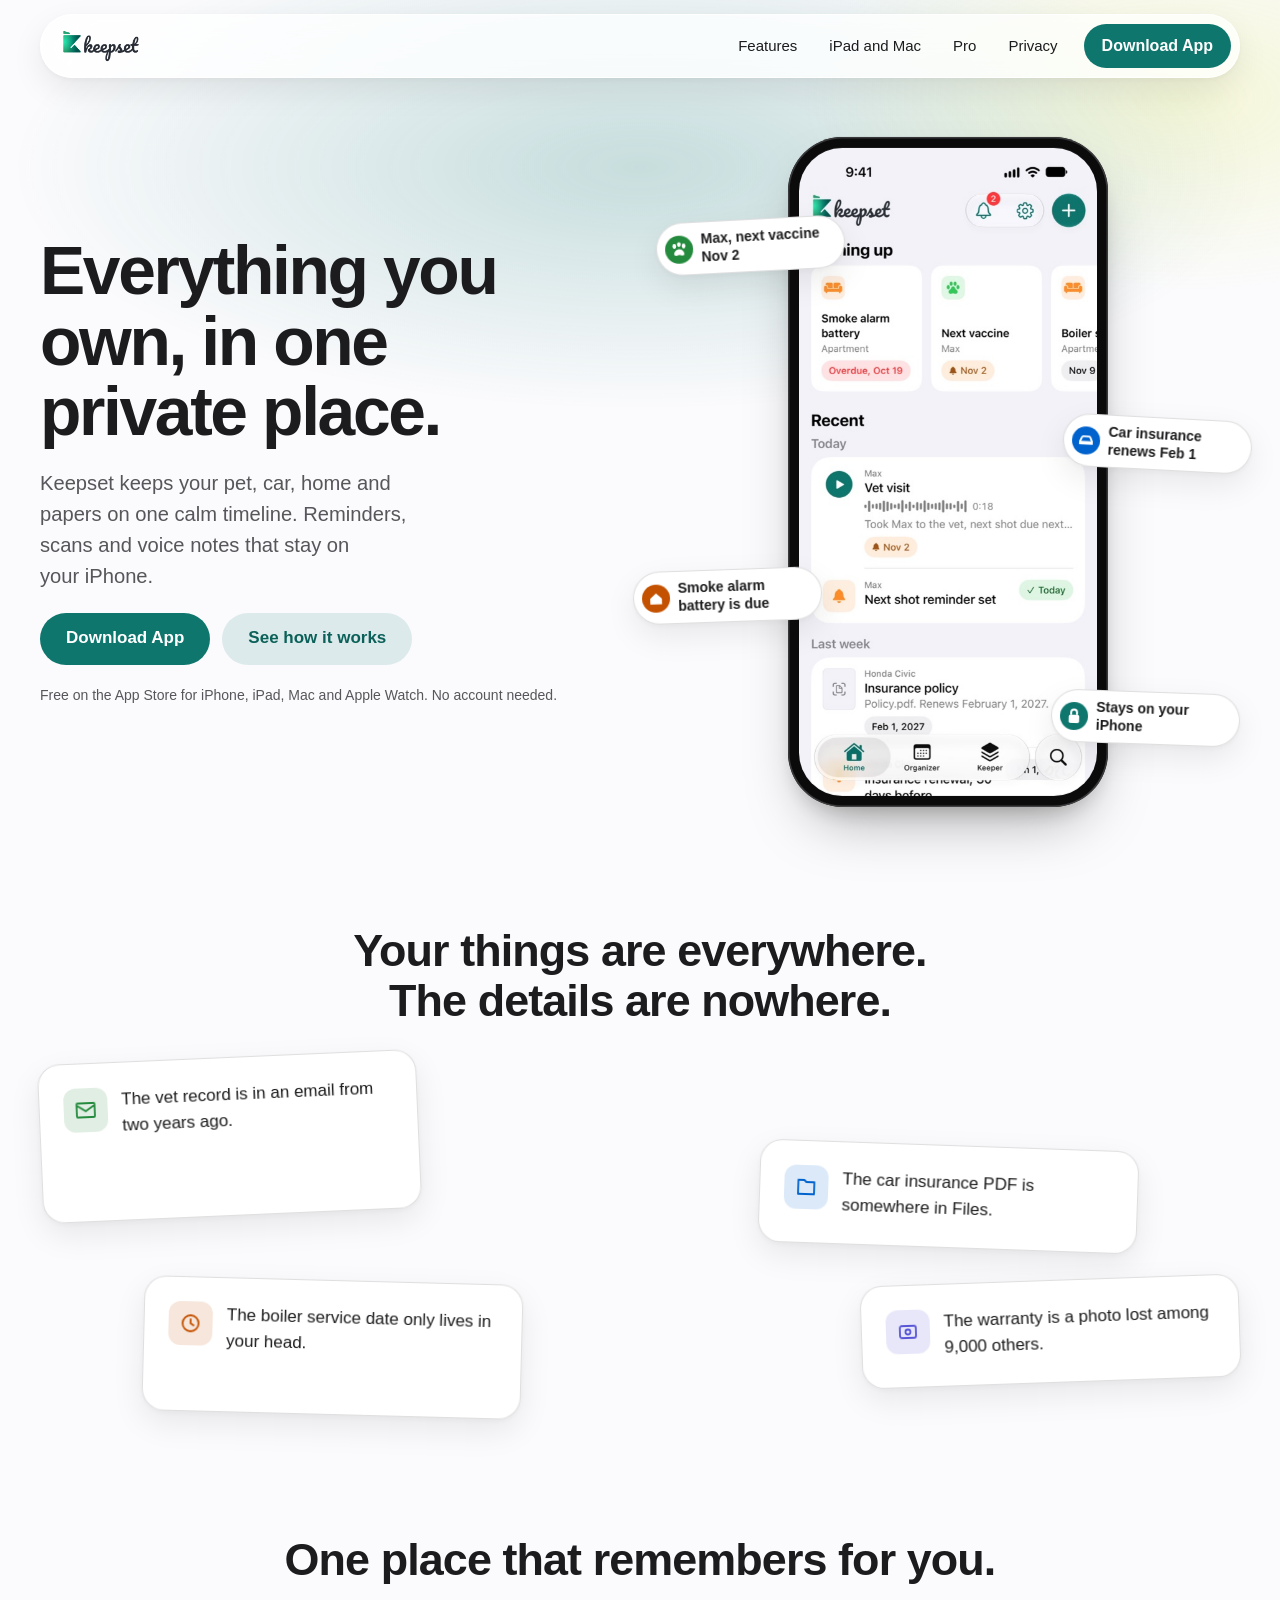
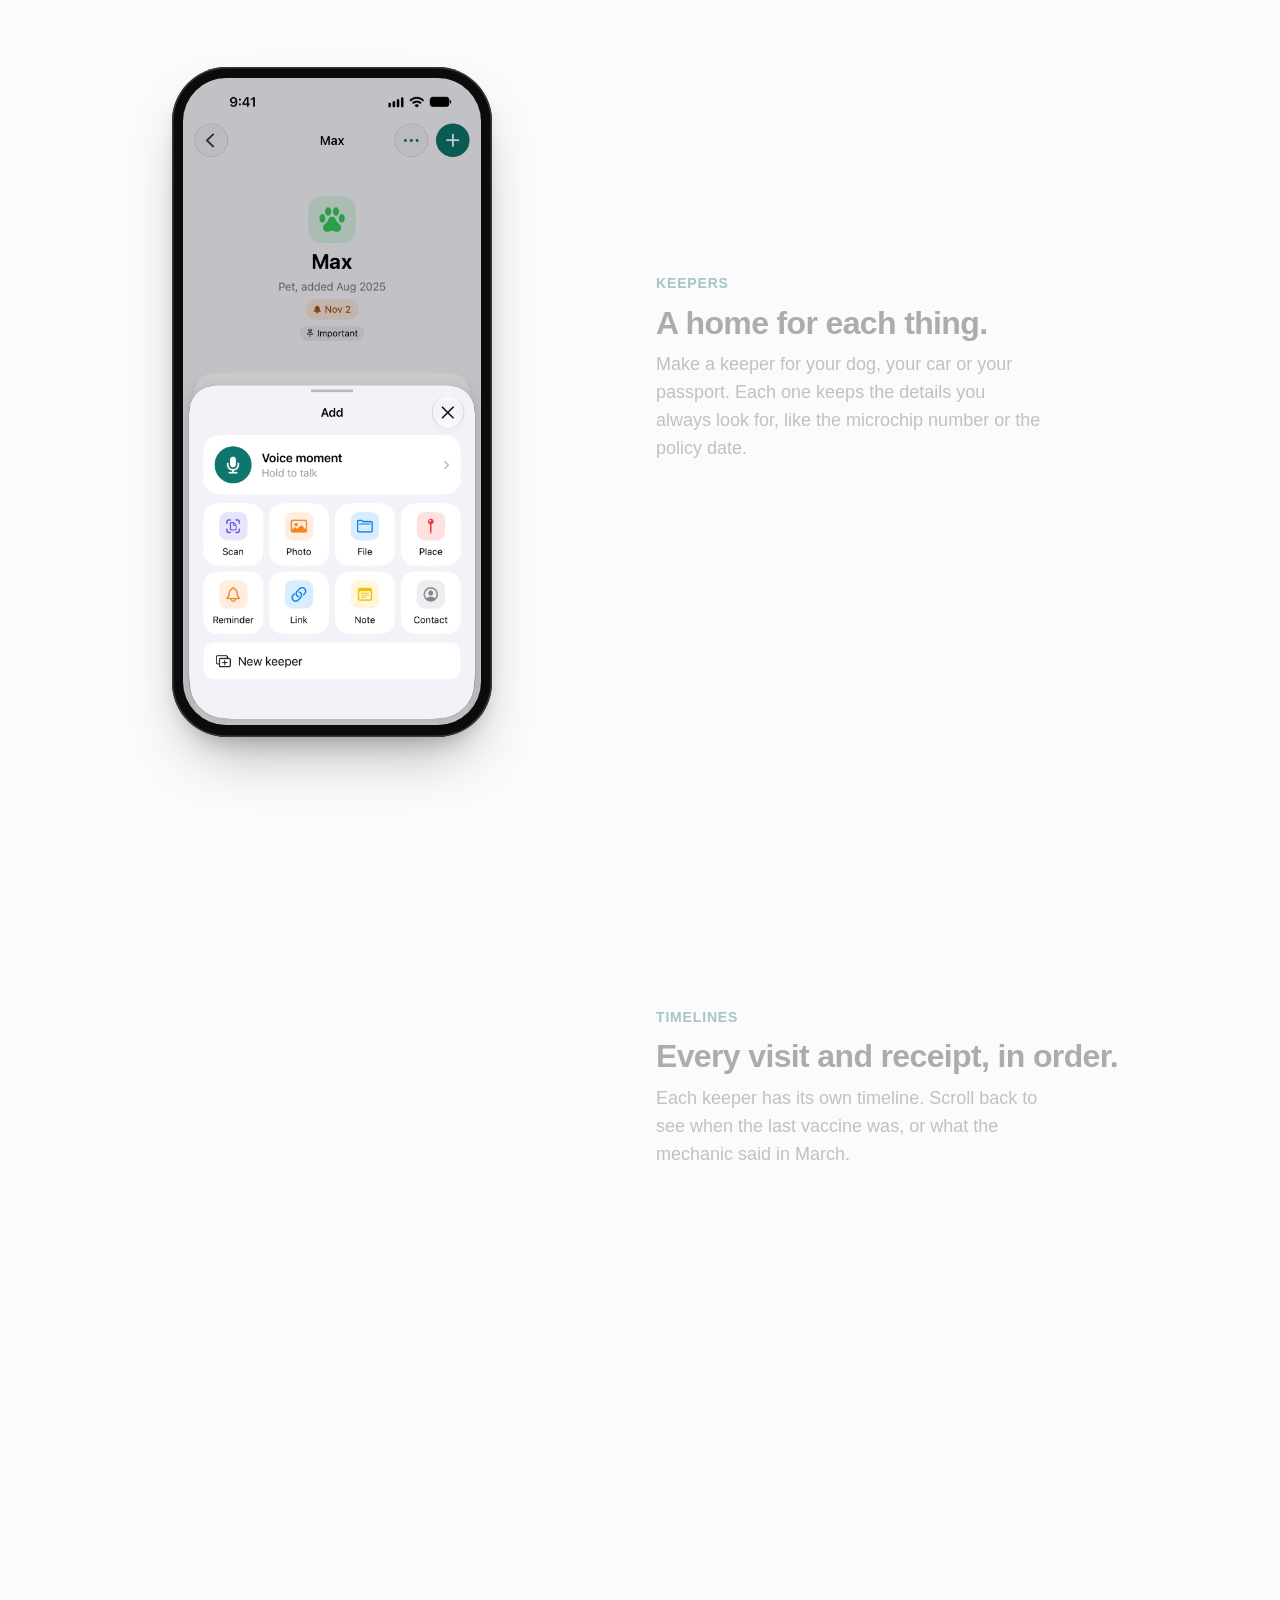
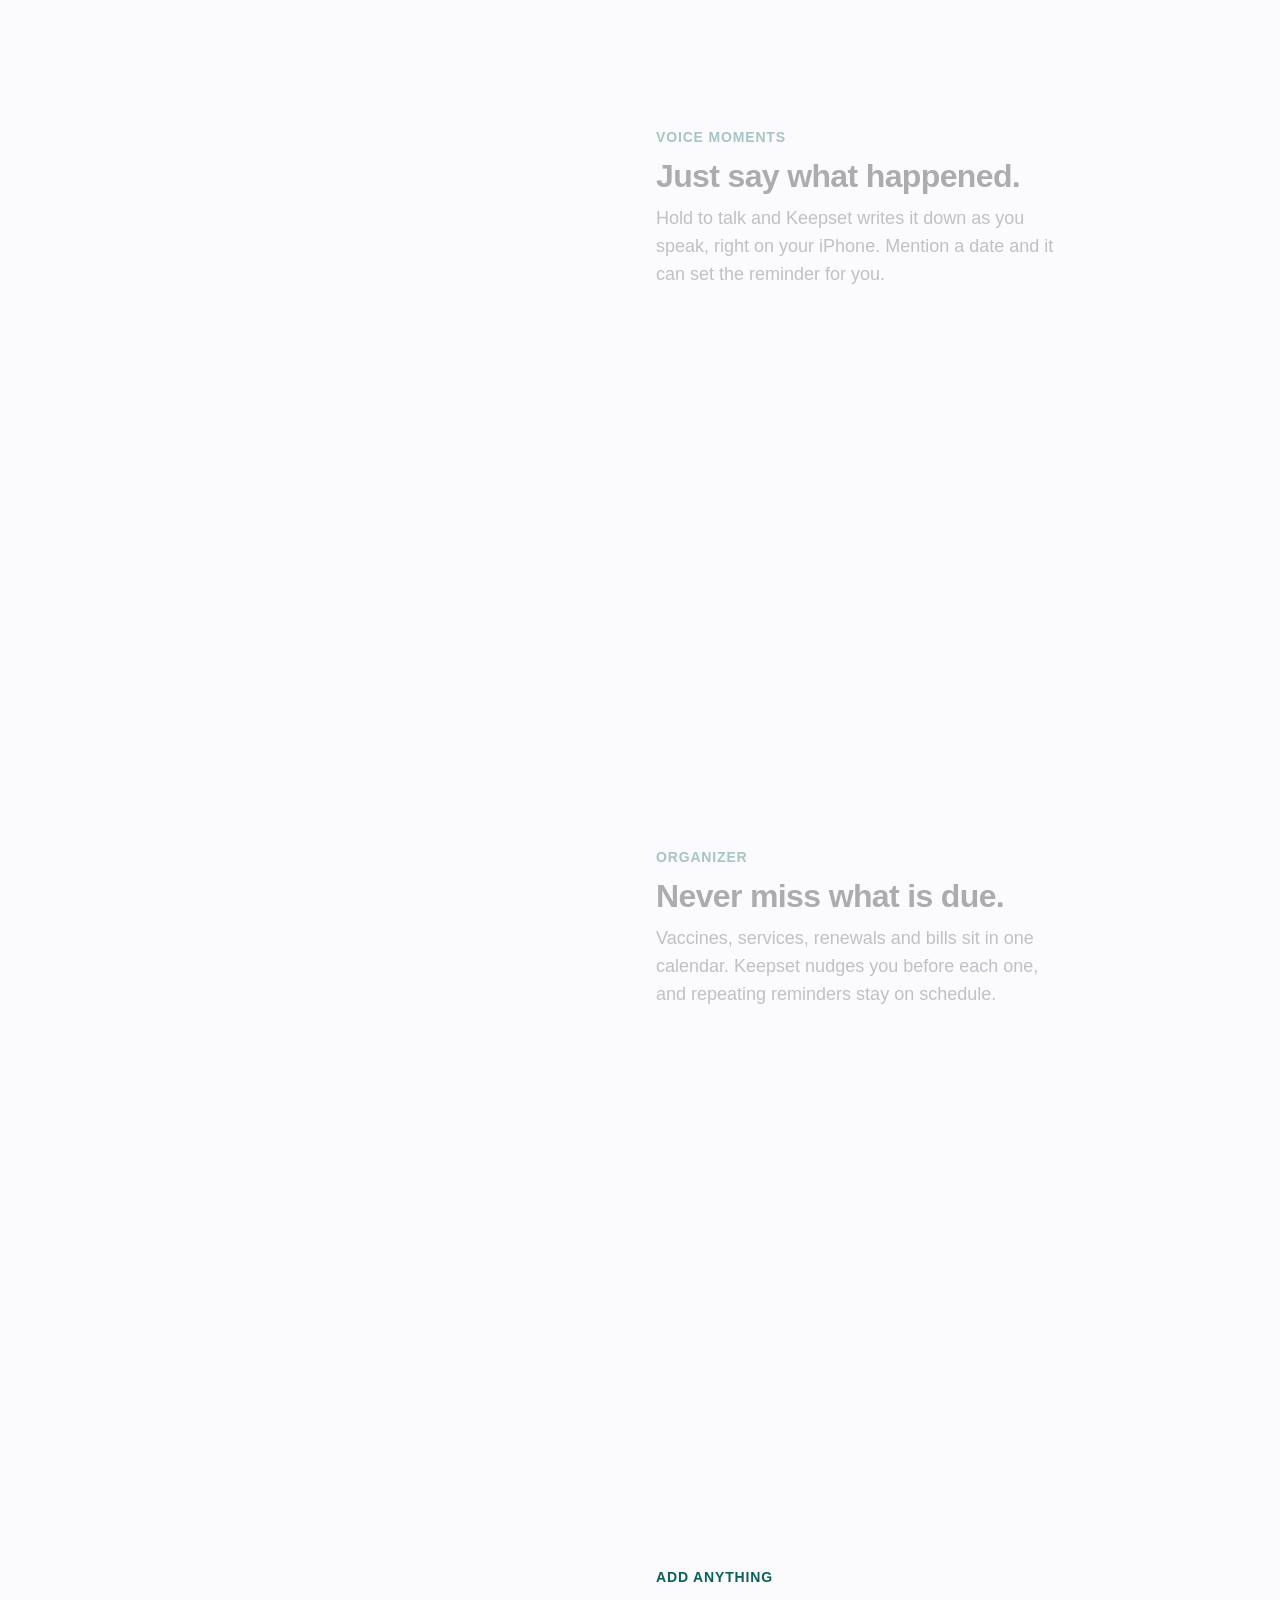
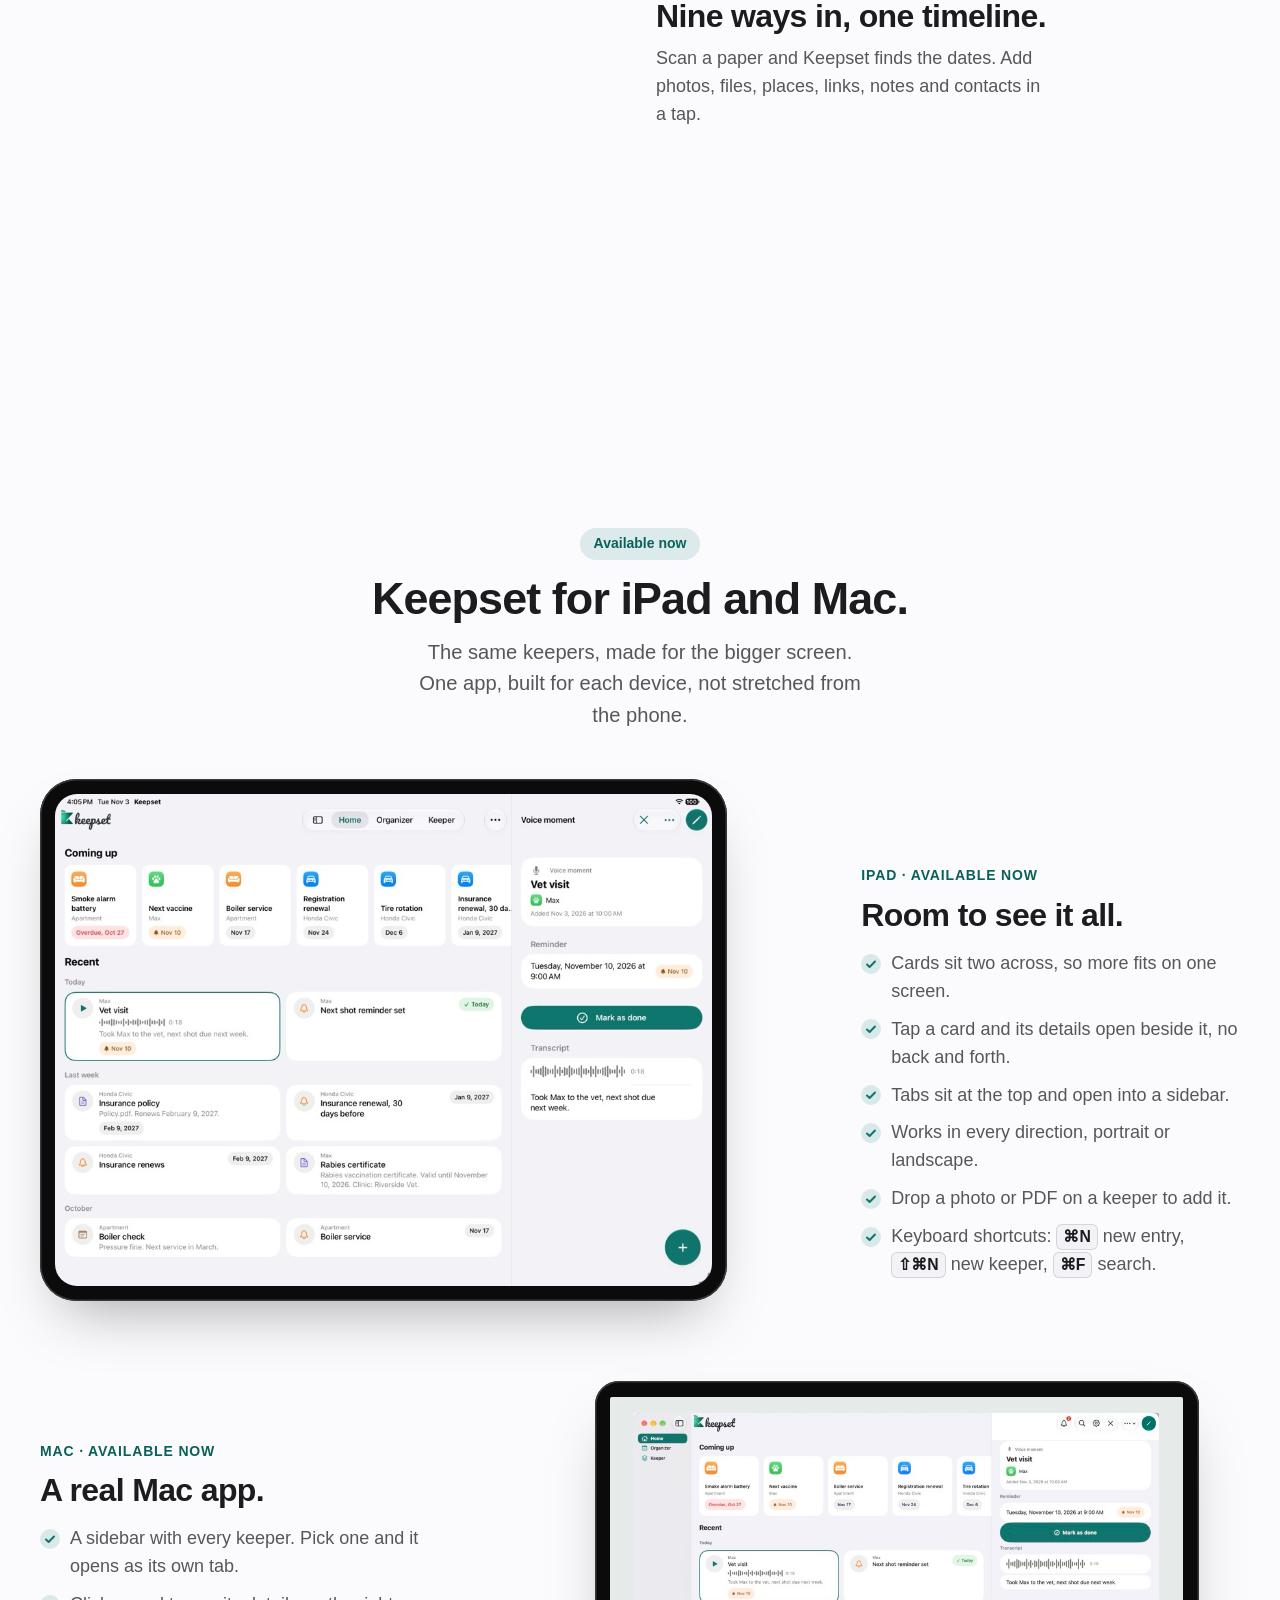
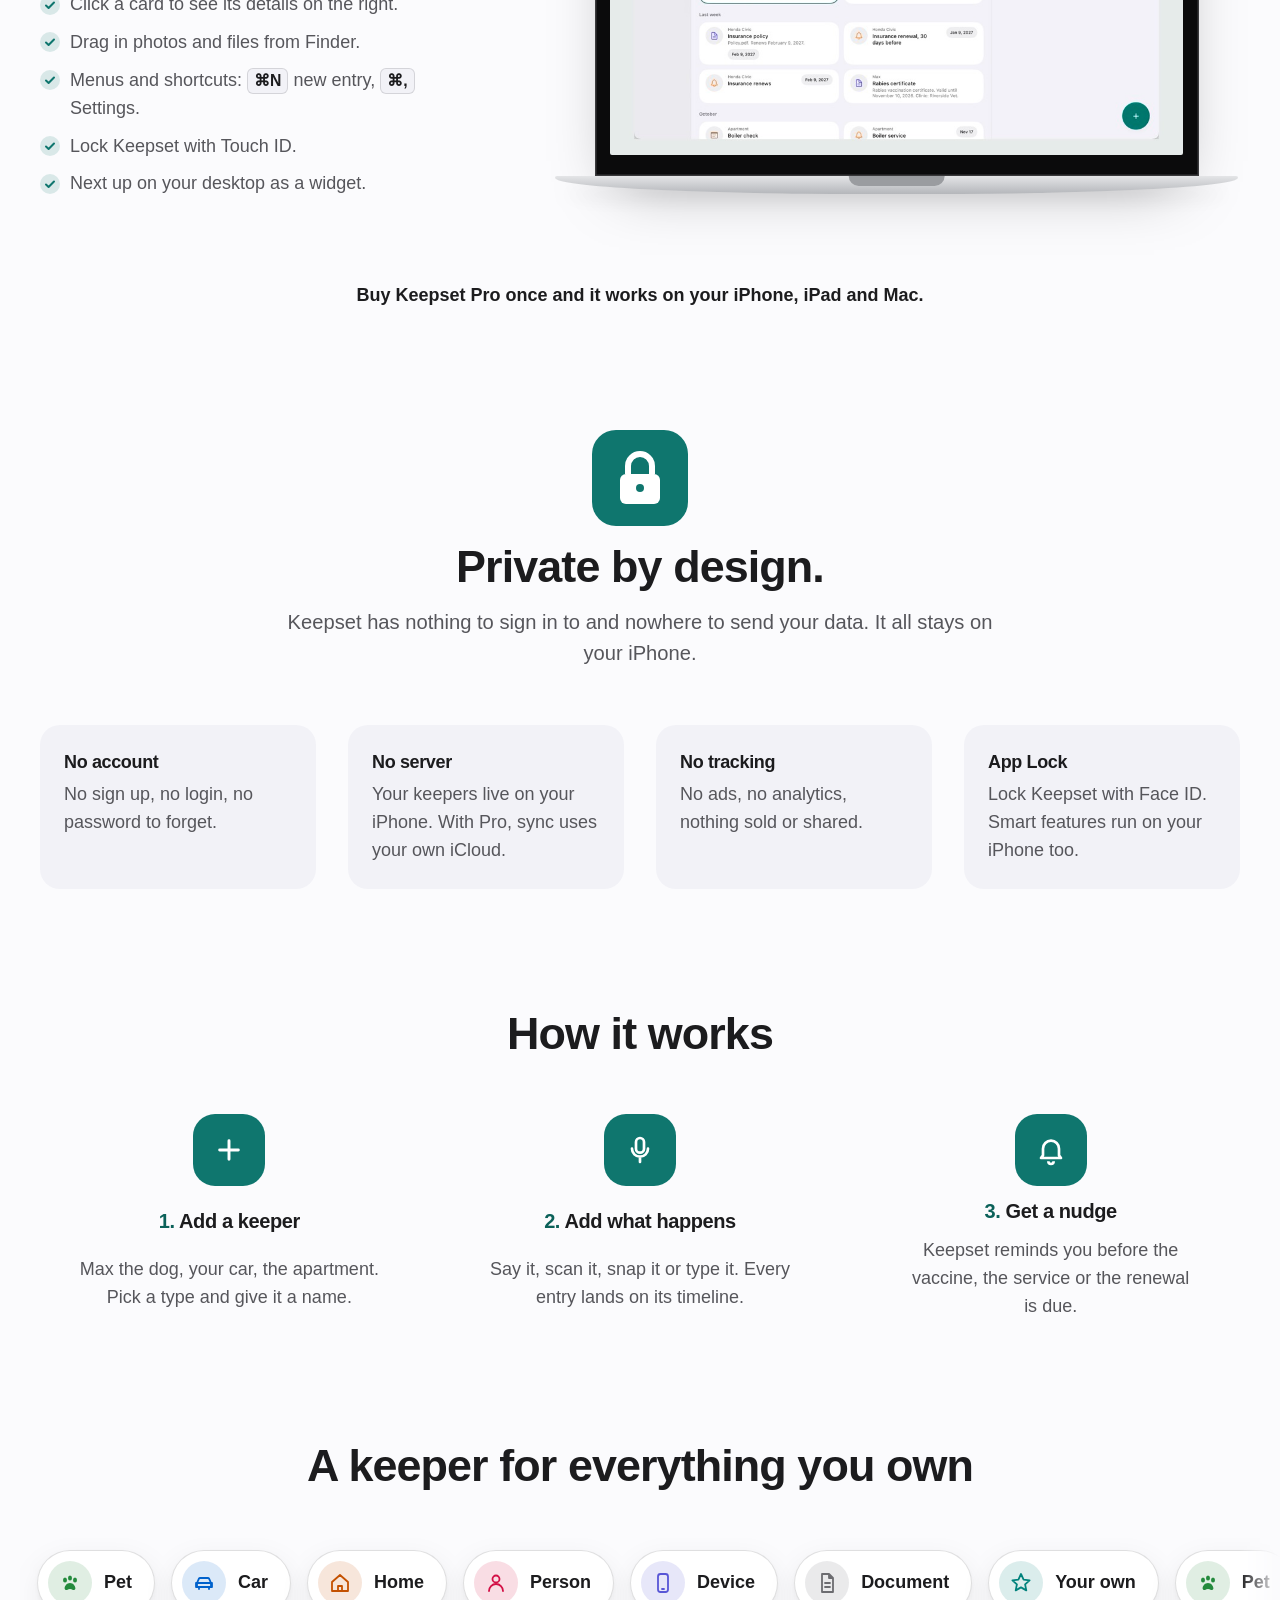
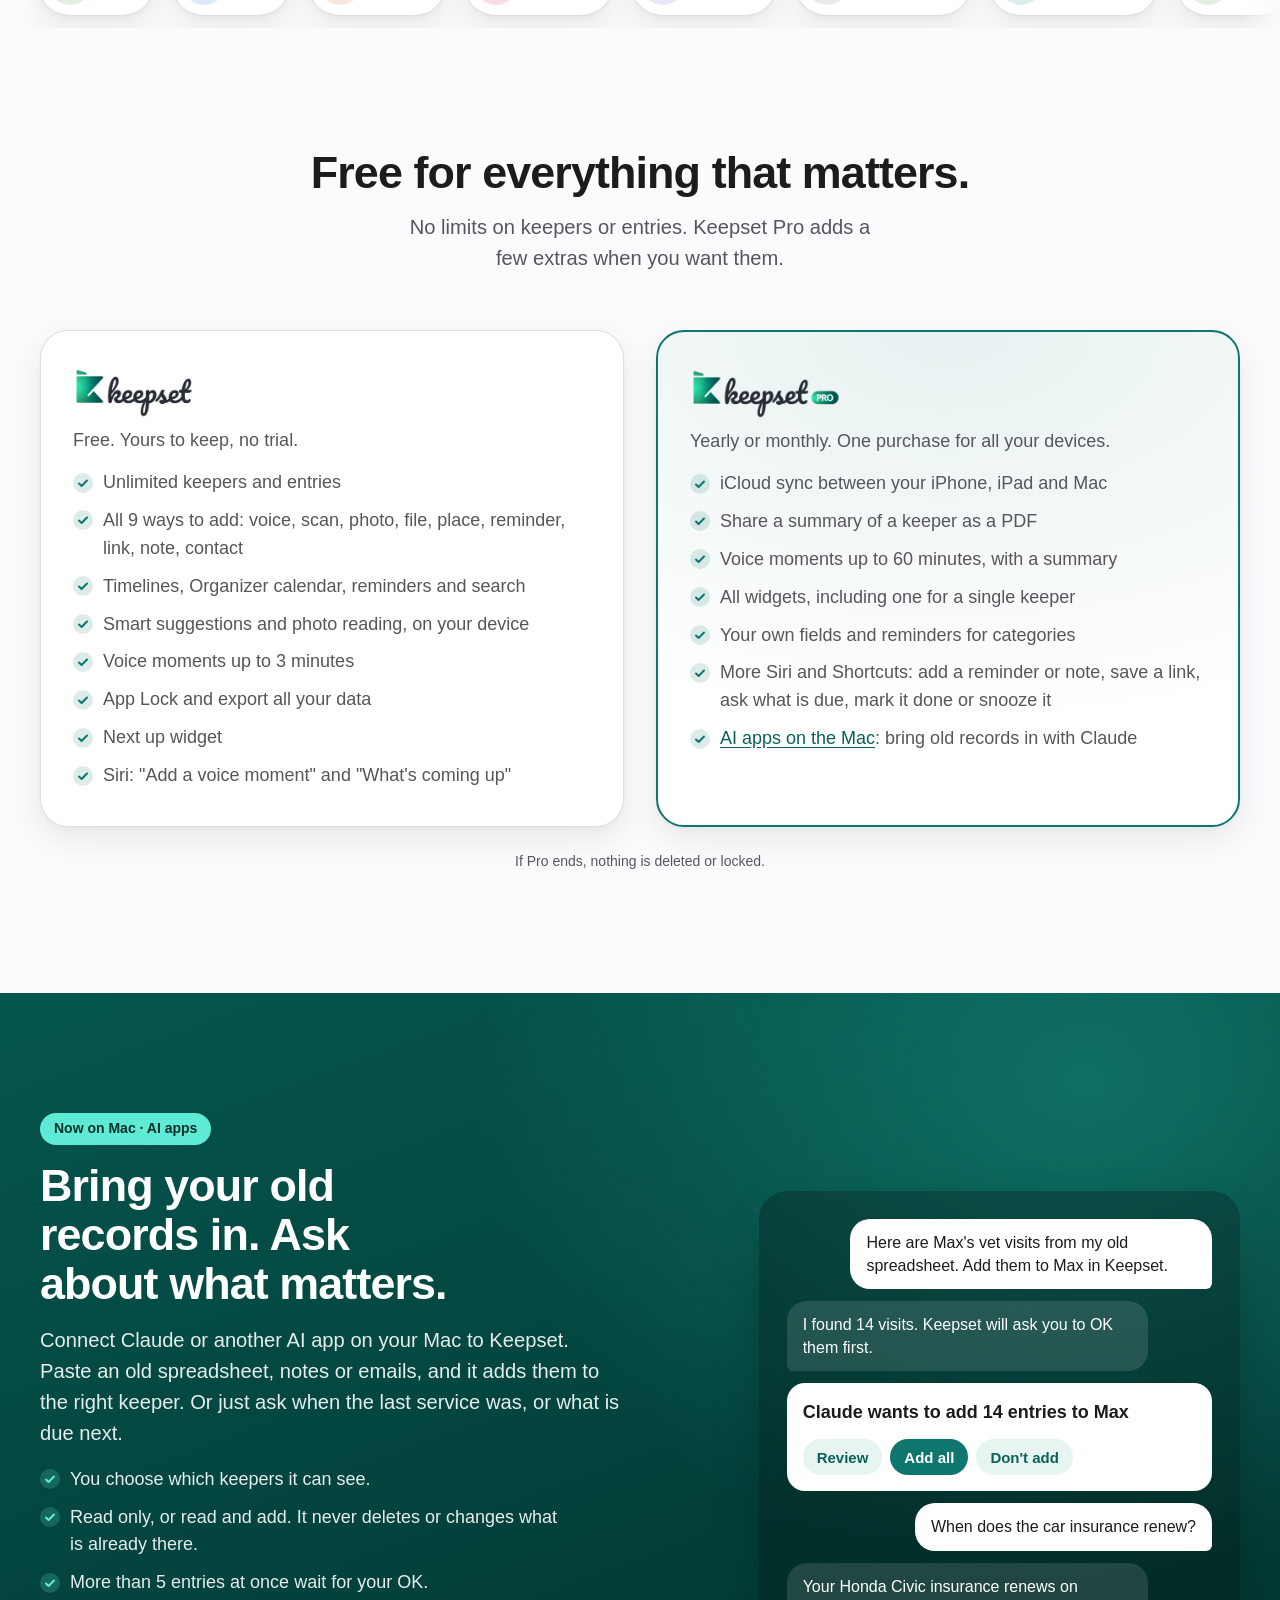
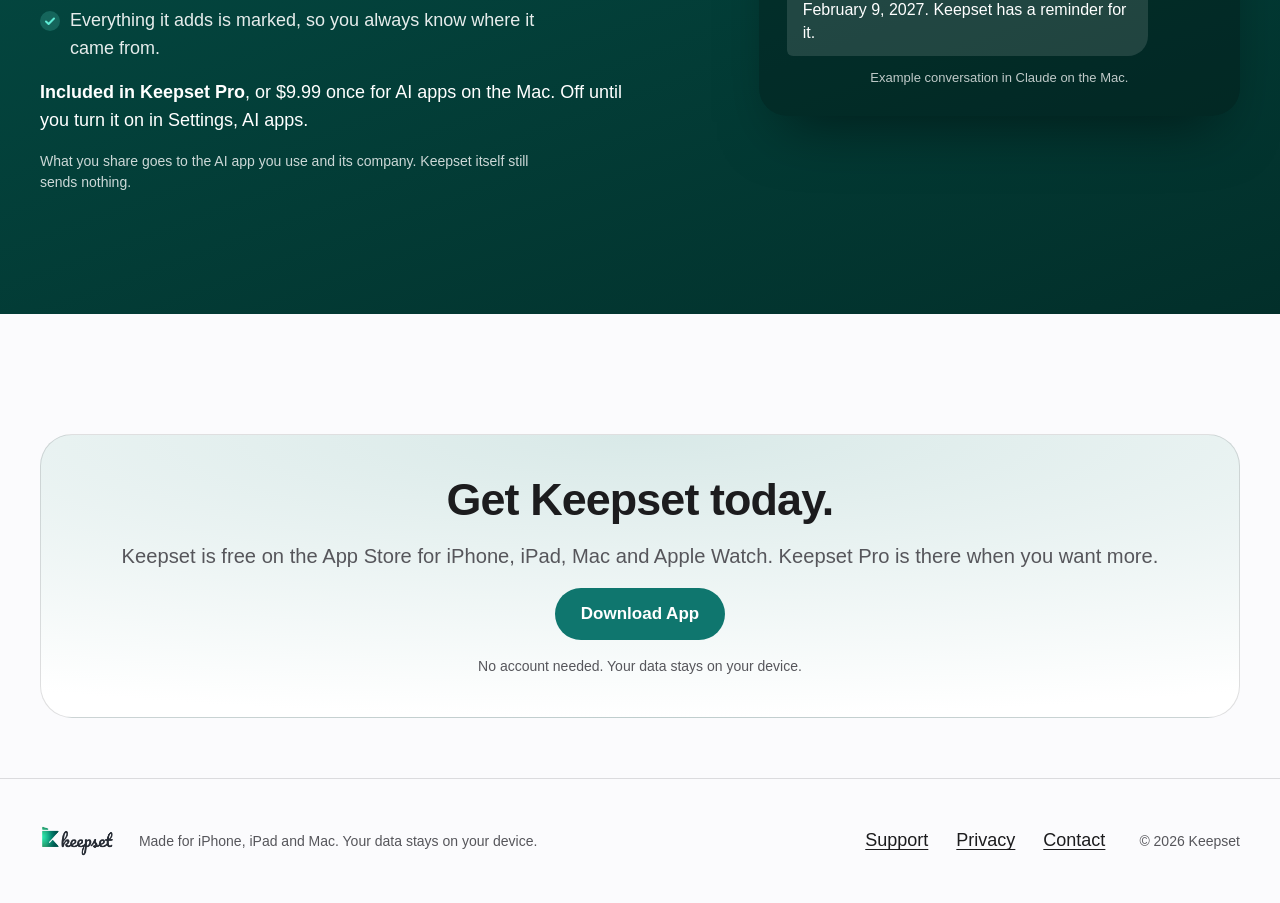
<file: index.html>
<!doctype html>
<html lang="en">
<head>
<meta charset="utf-8">
<meta name="viewport" content="width=device-width, initial-scale=1, viewport-fit=cover">
<title>Keepset: everything you own, in one private place</title>
<meta name="description" content="Keepset keeps your pet, car, home and papers in one private place on your iPhone, iPad and Mac. Timelines, reminders, scans and voice notes. No account, no server, no tracking.">
<meta name="theme-color" content="#fbfbfd" media="(prefers-color-scheme: light)">
<meta name="theme-color" content="#000000" media="(prefers-color-scheme: dark)">
<meta property="og:title" content="Keepset">
<meta property="og:description" content="Everything you own, in one private place on your iPhone, iPad and Mac.">
<meta property="og:type" content="website">
<meta property="og:site_name" content="Keepset">
<meta property="og:url" content="https://keepsetapp.com/">
<meta property="og:image" content="https://keepsetapp.com/img/og-image.jpg">
<meta property="og:image:width" content="1200">
<meta property="og:image:height" content="630">
<meta property="og:image:alt" content="Keepset logo">
<meta name="twitter:card" content="summary_large_image">
<meta name="twitter:image" content="https://keepsetapp.com/img/og-image.jpg">
<link rel="apple-touch-icon" href="img/apple-touch-icon.png">
<link rel="icon" href="img/mark.svg" type="image/svg+xml">
<link rel="stylesheet" href="landing.css?v=11">
<script>document.documentElement.classList.add('js')</script>
<script src="landing.js?v=3" defer></script>
</head>
<body>
<a class="skip" href="#main">Skip to content</a>

<header class="nav" id="nav">
  <div class="nav-bar glass">
    <a class="wordmark" href="#top" aria-label="Keepset, back to top">
      <picture>
        <source srcset="img/wordmark-dark.png" media="(prefers-color-scheme: dark)">
        <img src="img/wordmark.png" alt="Keepset" width="288" height="123">
      </picture>
    </a>
    <nav class="nav-links" aria-label="Main">
      <a href="#features">Features</a>
      <a href="#devices">iPad and Mac</a>
      <a href="#pro">Pro</a>
      <a href="#privacy">Privacy</a>
    </nav>
    <a class="btn btn-primary nav-cta" href="https://apps.apple.com/us/app/keepset-things-you-own/id6827255194">Download App</a>
    <button class="menu-btn" type="button" aria-label="Open menu" aria-haspopup="dialog" aria-controls="menu">
      <svg viewBox="0 0 24 24" width="24" height="24" aria-hidden="true"><path d="M4 7h16M4 12h16M4 17h16" stroke="currentColor" stroke-width="2" stroke-linecap="round"/></svg>
    </button>
  </div>
</header>

<dialog class="menu glass" id="menu" aria-label="Menu">
  <div class="menu-head">
    <img src="img/wordmark.png" alt="" width="288" height="123" class="menu-wordmark">
    <button class="menu-close" type="button" aria-label="Close menu">
      <svg viewBox="0 0 24 24" width="24" height="24" aria-hidden="true"><path d="M6 6l12 12M18 6L6 18" stroke="currentColor" stroke-width="2" stroke-linecap="round"/></svg>
    </button>
  </div>
  <nav aria-label="Menu">
    <a href="#features">Features</a>
    <a href="#devices">iPad and Mac</a>
    <a href="#pro">Free and Pro</a>
    <a href="#ai">AI apps</a>
    <a href="#privacy">Privacy</a>
    <a href="#how">How it works</a>
    <a href="support.html">Support</a>
  </nav>
  <a class="btn btn-primary btn-block menu-cta" href="https://apps.apple.com/us/app/keepset-things-you-own/id6827255194">Download App</a>
</dialog>

<main id="main">

<!-- Hero -->
<section class="hero" id="top">
  <div class="hero-glow" data-depth="3" aria-hidden="true"></div>
  <div class="container hero-grid">
    <div class="hero-text">
      <h1>Everything you own, in one private place.</h1>
      <p class="lead">Keepset keeps your pet, car, home and papers on one calm timeline. Reminders, scans and voice notes that stay on your iPhone.</p>
      <div class="hero-actions">
        <a class="btn btn-primary btn-lg" href="https://apps.apple.com/us/app/keepset-things-you-own/id6827255194">Download App</a>
        <a class="btn btn-secondary btn-lg" href="#how">See how it works</a>
      </div>
      <p class="small muted">Free on the App Store for iPhone, iPad, Mac and Apple Watch. No account needed.</p>
    </div>
    <div class="hero-visual">
      <figure class="phone" data-depth="1">
        <picture>
          
          <img src="img/home-480.jpg" srcset="img/home-480.jpg 480w, img/home-960.jpg 960w" sizes="(min-width: 68.75em) 320px, (min-width: 48em) 280px, 240px" width="480" height="1043" fetchpriority="high" decoding="async" alt="Keepset Home screen showing what is coming up: a smoke alarm battery, Max's next vaccine and the boiler service.">
        </picture>
      </figure>
      <ul class="chips" aria-label="Examples">
        <li class="chip chip-1" data-depth="2">
          <svg viewBox="0 0 24 24" aria-hidden="true"><circle cx="12" cy="12" r="12" fill="var(--pet)"/><g fill="#fff"><ellipse cx="8" cy="9" rx="1.6" ry="2.1"/><ellipse cx="12" cy="7.6" rx="1.6" ry="2.1"/><ellipse cx="16" cy="9" rx="1.6" ry="2.1"/><path d="M12 11.5c-2.6 0-4.4 2.6-4.4 4.2 0 1.2 1 1.6 2 1.4.9-.2 1.6-.6 2.4-.6s1.5.4 2.4.6c1 .2 2-.2 2-1.4 0-1.6-1.8-4.2-4.4-4.2z"/></g></svg>
          Max, next vaccine Nov 2
        </li>
        <li class="chip chip-2" data-depth="2">
          <svg viewBox="0 0 24 24" aria-hidden="true"><circle cx="12" cy="12" r="12" fill="var(--brand)"/><rect x="7.5" y="11" width="9" height="7" rx="1.5" fill="#fff"/><path d="M9.5 11V9a2.5 2.5 0 015 0v2" fill="none" stroke="#fff" stroke-width="1.7"/></svg>
          Stays on your iPhone
        </li>
        <li class="chip chip-3" data-depth="2">
          <svg viewBox="0 0 24 24" aria-hidden="true"><circle cx="12" cy="12" r="12" fill="var(--car)"/><path d="M7 15.5v-3l1.4-3.2c.2-.5.7-.8 1.2-.8h4.8c.5 0 1 .3 1.2.8L17 12.5v3" fill="none" stroke="#fff" stroke-width="1.6" stroke-linejoin="round"/><path d="M6.5 12.5h11v3h-11z" fill="#fff"/></svg>
          Car insurance renews Feb 1
        </li>
        <li class="chip chip-4" data-depth="2">
          <svg viewBox="0 0 24 24" aria-hidden="true"><circle cx="12" cy="12" r="12" fill="var(--home)"/><path d="M7 12l5-4.5 5 4.5v5H7z" fill="#fff"/></svg>
          Smoke alarm battery is due
        </li>
      </ul>
    </div>
  </div>
</section>

<!-- Problem -->
<section class="problem" aria-labelledby="problem-title">
  <div class="container">
    <h2 id="problem-title" class="section-title center">Your things are everywhere.<br>The details are nowhere.</h2>
    <div class="problem-cards">
      <article class="card reveal from-left" data-depth="1">
        <span class="card-icon" style="--tint: var(--pet)" aria-hidden="true"><svg viewBox="0 0 24 24"><path d="M3 7l9 6 9-6M4 5h16a1 1 0 011 1v12a1 1 0 01-1 1H4a1 1 0 01-1-1V6a1 1 0 011-1z" fill="none" stroke="currentColor" stroke-width="1.8" stroke-linejoin="round"/></svg></span>
        <p>The vet record is in an email from two years ago.</p>
      </article>
      <article class="card reveal from-right" data-depth="2">
        <span class="card-icon" style="--tint: var(--car)" aria-hidden="true"><svg viewBox="0 0 24 24"><path d="M4 5h6l2 2h8v12H4z" fill="none" stroke="currentColor" stroke-width="1.8" stroke-linejoin="round"/></svg></span>
        <p>The car insurance PDF is somewhere in Files.</p>
      </article>
      <article class="card reveal from-left" data-depth="3">
        <span class="card-icon" style="--tint: var(--home)" aria-hidden="true"><svg viewBox="0 0 24 24"><circle cx="12" cy="12" r="8" fill="none" stroke="currentColor" stroke-width="1.8"/><path d="M12 8v4l3 2" fill="none" stroke="currentColor" stroke-width="1.8" stroke-linecap="round"/></svg></span>
        <p>The boiler service date only lives in your head.</p>
      </article>
      <article class="card reveal from-right card-extra" data-depth="1">
        <span class="card-icon" style="--tint: var(--device)" aria-hidden="true"><svg viewBox="0 0 24 24"><rect x="4" y="6" width="16" height="12" rx="2" fill="none" stroke="currentColor" stroke-width="1.8"/><circle cx="12" cy="12" r="2.5" fill="none" stroke="currentColor" stroke-width="1.8"/></svg></span>
        <p>The warranty is a photo lost among 9,000 others.</p>
      </article>
    </div>
  </div>
</section>

<!-- Feature highlights -->
<section class="features-section" id="features" aria-labelledby="features-title">
  <div class="container">
    <h2 id="features-title" class="section-title center">One place that remembers for you.</h2>
    <div class="features">
      <div class="feature-stage">
        <figure class="phone phone-pin">
          <picture class="is-active"><img src="img/keepers-960.jpg" width="480" height="1043" loading="lazy" decoding="async" alt="Keepset Keeper tab listing a Honda Civic, Max the dog and a passport, each with its next date."></picture>
          <picture><img src="img/timeline-960.jpg" width="480" height="1043" loading="lazy" decoding="async" aria-hidden="true" alt="Keepset app showing Max the dog's timeline with a vet visit voice moment."></picture>
          <picture><img src="img/voice-960.jpg" width="480" height="1043" loading="lazy" decoding="async" aria-hidden="true" alt="Keepset voice moment screen asking What happened, with a hold to talk button."></picture>
          <picture><img src="img/organizer-960.jpg" width="480" height="1043" loading="lazy" decoding="async" aria-hidden="true" alt="Keepset Organizer with an October calendar and today's reminders for Max."></picture>
          <picture><img src="img/add-960.jpg" width="480" height="1043" loading="lazy" decoding="async" aria-hidden="true" alt="Keepset Add sheet with Voice moment, Scan, Photo, File, Place, Reminder, Link, Note and Contact."></picture>
        </figure>
      </div>
      <div class="feature-list">
        <article class="feature">
          <div class="feature-text">
            <p class="eyebrow">Keepers</p>
            <h3>A home for each thing.</h3>
            <p>Make a keeper for your dog, your car or your passport. Each one keeps the details you always look for, like the microchip number or the policy date.</p>
          </div>
          <figure class="phone">
            <picture>
              
              <img src="img/keepers-480.jpg" srcset="img/keepers-480.jpg 480w, img/keepers-960.jpg 960w" sizes="(min-width: 48em) 280px, 240px" width="480" height="1043" loading="lazy" decoding="async" alt="Keepset Keeper tab listing a Honda Civic, Max the dog and a passport, each with its next date.">
            </picture>
          </figure>
        </article>
        <article class="feature">
          <div class="feature-text">
            <p class="eyebrow">Timelines</p>
            <h3>Every visit and receipt, in order.</h3>
            <p>Each keeper has its own timeline. Scroll back to see when the last vaccine was, or what the mechanic said in March.</p>
          </div>
          <figure class="phone">
            <picture>
              
              <img src="img/timeline-480.jpg" srcset="img/timeline-480.jpg 480w, img/timeline-960.jpg 960w" sizes="(min-width: 48em) 280px, 240px" width="480" height="1043" loading="lazy" decoding="async" alt="Keepset app showing Max the dog's timeline with a vet visit voice moment.">
            </picture>
          </figure>
        </article>
        <article class="feature">
          <div class="feature-text">
            <p class="eyebrow">Voice moments</p>
            <h3>Just say what happened.</h3>
            <p>Hold to talk and Keepset writes it down as you speak, right on your iPhone. Mention a date and it can set the reminder for you.</p>
          </div>
          <figure class="phone">
            <picture>
              
              <img src="img/voice-480.jpg" srcset="img/voice-480.jpg 480w, img/voice-960.jpg 960w" sizes="(min-width: 48em) 280px, 240px" width="480" height="1043" loading="lazy" decoding="async" alt="Keepset voice moment screen asking What happened, with a hold to talk button.">
            </picture>
          </figure>
        </article>
        <article class="feature">
          <div class="feature-text">
            <p class="eyebrow">Organizer</p>
            <h3>Never miss what is due.</h3>
            <p>Vaccines, services, renewals and bills sit in one calendar. Keepset nudges you before each one, and repeating reminders stay on schedule.</p>
          </div>
          <figure class="phone">
            <picture>
              
              <img src="img/organizer-480.jpg" srcset="img/organizer-480.jpg 480w, img/organizer-960.jpg 960w" sizes="(min-width: 48em) 280px, 240px" width="480" height="1043" loading="lazy" decoding="async" alt="Keepset Organizer with an October calendar and today's reminders for Max.">
            </picture>
          </figure>
        </article>
        <article class="feature">
          <div class="feature-text">
            <p class="eyebrow">Add anything</p>
            <h3>Nine ways in, one timeline.</h3>
            <p>Scan a paper and Keepset finds the dates. Add photos, files, places, links, notes and contacts in a tap.</p>
          </div>
          <figure class="phone">
            <picture>
              
              <img src="img/add-480.jpg" srcset="img/add-480.jpg 480w, img/add-960.jpg 960w" sizes="(min-width: 48em) 280px, 240px" width="480" height="1043" loading="lazy" decoding="async" alt="Keepset Add sheet with Voice moment, Scan, Photo, File, Place, Reminder, Link, Note and Contact.">
            </picture>
          </figure>
        </article>
      </div>
    </div>
  </div>
</section>

<!-- iPad and Mac -->
<section class="devices" id="devices" aria-labelledby="devices-title">
  <div class="container">
    <div class="devices-head">
      <p class="badge">Available now</p>
      <h2 id="devices-title" class="section-title">Keepset for iPad and Mac.</h2>
      <p class="lead">The same keepers, made for the bigger screen. One app, built for each device, not stretched from the phone.</p>
    </div>

    <article class="device">
      <figure class="ipad reveal from-left" data-depth="1">
        <img src="img/ipad-960.jpg" srcset="img/ipad-960.jpg 960w, img/ipad-1600.jpg 1600w" sizes="(min-width: 68.75em) 700px, (min-width: 48em) calc(100vw - 80px), calc(100vw - 40px)" width="960" height="720" loading="lazy" decoding="async" alt="Keepset on iPad in landscape: Home with cards two across, and the Vet visit voice moment open in a panel on the right.">
      </figure>
      <div class="device-text">
        <p class="eyebrow">iPad &middot; Available now</p>
        <h3>Room to see it all.</h3>
        <ul class="ticks">
          <li>Cards sit two across, so more fits on one screen.</li>
          <li>Tap a card and its details open beside it, no back and forth.</li>
          <li>Tabs sit at the top and open into a sidebar.</li>
          <li>Works in every direction, portrait or landscape.</li>
          <li>Drop a photo or PDF on a keeper to add it.</li>
          <li>Keyboard shortcuts: <kbd>⌘N</kbd> new entry, <kbd>⇧⌘N</kbd> new keeper, <kbd>⌘F</kbd> search.</li>
        </ul>
      </div>
    </article>

    <article class="device device-flip">
      <figure class="mac reveal from-right" data-depth="1">
        <div class="mac-screen"><img src="img/mac-960.jpg" srcset="img/mac-960.jpg 960w, img/mac-1600.jpg 1600w" sizes="(min-width: 68.75em) 700px, (min-width: 48em) calc(100vw - 80px), calc(100vw - 40px)" width="960" height="600" loading="lazy" decoding="async" alt="Keepset on Mac: a sidebar with Home, Organizer and Keeper, Home cards in the middle, and the Vet visit details on the right."></div>
      </figure>
      <div class="device-text">
        <p class="eyebrow">Mac &middot; Available now</p>
        <h3>A real Mac app.</h3>
        <ul class="ticks">
          <li>A sidebar with every keeper. Pick one and it opens as its own tab.</li>
          <li>Click a card to see its details on the right.</li>
          <li>Drag in photos and files from Finder.</li>
          <li>Menus and shortcuts: <kbd>⌘N</kbd> new entry, <kbd>⌘,</kbd> Settings.</li>
          <li>Lock Keepset with Touch ID.</li>
          <li>Next up on your desktop as a widget.</li>
        </ul>
      </div>
    </article>

    <p class="devices-note">Buy Keepset Pro once and it works on your iPhone, iPad and Mac.</p>
  </div>
</section>

<!-- Privacy -->
<section class="privacy" id="privacy" aria-labelledby="privacy-title">
  <div class="container">
    <div class="privacy-head">
      <svg class="lock" viewBox="0 0 96 96" aria-hidden="true"><rect width="96" height="96" rx="24" fill="var(--brand)"/><rect x="28" y="44" width="40" height="30" rx="6" fill="var(--on-brand)"/><path d="M36 44v-8a12 12 0 0124 0v8" fill="none" stroke="var(--on-brand)" stroke-width="6"/><circle cx="48" cy="58" r="4" fill="var(--brand)"/></svg>
      <h2 id="privacy-title" class="section-title">Private by design.</h2>
      <p class="lead">Keepset has nothing to sign in to and nowhere to send your data. It all stays on your iPhone.</p>
    </div>
    <ul class="privacy-rows">
      <li><h3>No account</h3><p>No sign up, no login, no password to forget.</p></li>
      <li><h3>No server</h3><p>Your keepers live on your iPhone. With Pro, sync uses your own iCloud.</p></li>
      <li><h3>No tracking</h3><p>No ads, no analytics, nothing sold or shared.</p></li>
      <li><h3>App Lock</h3><p>Lock Keepset with Face ID. Smart features run on your iPhone too.</p></li>
    </ul>
  </div>
</section>

<!-- How it works -->
<section class="how" id="how" aria-labelledby="how-title">
  <div class="container">
    <h2 id="how-title" class="section-title center">How it works</h2>
    <ol class="steps">
      <li>
        <span class="step-icon" aria-hidden="true"><svg viewBox="0 0 24 24"><path d="M12 5v14M5 12h14" stroke="currentColor" stroke-width="2.2" stroke-linecap="round"/></svg></span>
        <h3><span class="step-num">1.</span> Add a keeper</h3>
        <p>Max the dog, your car, the apartment. Pick a type and give it a name.</p>
      </li>
      <li>
        <span class="step-icon" aria-hidden="true"><svg viewBox="0 0 24 24"><rect x="9" y="3" width="6" height="11" rx="3" fill="none" stroke="currentColor" stroke-width="2"/><path d="M6 11a6 6 0 0012 0M12 17v4" fill="none" stroke="currentColor" stroke-width="2" stroke-linecap="round"/></svg></span>
        <h3><span class="step-num">2.</span> Add what happens</h3>
        <p>Say it, scan it, snap it or type it. Every entry lands on its timeline.</p>
      </li>
      <li>
        <span class="step-icon" aria-hidden="true"><svg viewBox="0 0 24 24"><path d="M6 16V11a6 6 0 0112 0v5l1.5 2h-15zM10 20.5a2 2 0 004 0" fill="none" stroke="currentColor" stroke-width="2" stroke-linejoin="round"/></svg></span>
        <h3><span class="step-num">3.</span> Get a nudge</h3>
        <p>Keepset reminds you before the vaccine, the service or the renewal is due.</p>
      </li>
    </ol>
  </div>
</section>

<!-- Keeper types band -->
<section class="types" aria-labelledby="types-title">
  <div class="container">
    <h2 id="types-title" class="section-title center">A keeper for everything you own</h2>
  </div>
  <div class="band" tabindex="0" role="region" aria-label="Keeper types, scroll sideways to see all">
    <ul class="band-track">
      <li class="type" style="--tint: var(--pet)"><span aria-hidden="true"><svg viewBox="0 0 24 24"><g fill="currentColor"><ellipse cx="7" cy="9" rx="2" ry="2.6"/><ellipse cx="12" cy="7" rx="2" ry="2.6"/><ellipse cx="17" cy="9" rx="2" ry="2.6"/><path d="M12 12c-3.2 0-5.4 3.2-5.4 5.2 0 1.5 1.2 2 2.4 1.7 1.1-.3 2-.8 3-.8s1.9.5 3 .8c1.2.3 2.4-.2 2.4-1.7 0-2-2.2-5.2-5.4-5.2z"/></g></svg></span>Pet</li>
      <li class="type" style="--tint: var(--car)"><span aria-hidden="true"><svg viewBox="0 0 24 24"><path d="M5 16v-4l1.8-4.2c.3-.5.8-.8 1.4-.8h7.6c.6 0 1.1.3 1.4.8L19 12v4M4 12h16v4H4zM7 16v2M17 16v2" fill="none" stroke="currentColor" stroke-width="1.8" stroke-linejoin="round" stroke-linecap="round"/></svg></span>Car</li>
      <li class="type" style="--tint: var(--home)"><span aria-hidden="true"><svg viewBox="0 0 24 24"><path d="M4 11l8-7 8 7v9H4zM10 20v-5h4v5" fill="none" stroke="currentColor" stroke-width="1.8" stroke-linejoin="round"/></svg></span>Home</li>
      <li class="type" style="--tint: var(--person)"><span aria-hidden="true"><svg viewBox="0 0 24 24"><circle cx="12" cy="8" r="3.5" fill="none" stroke="currentColor" stroke-width="1.8"/><path d="M5 20a7 7 0 0114 0" fill="none" stroke="currentColor" stroke-width="1.8" stroke-linecap="round"/></svg></span>Person</li>
      <li class="type" style="--tint: var(--device)"><span aria-hidden="true"><svg viewBox="0 0 24 24"><rect x="7" y="3" width="10" height="18" rx="2.5" fill="none" stroke="currentColor" stroke-width="1.8"/><path d="M11 18h2" stroke="currentColor" stroke-width="1.8" stroke-linecap="round"/></svg></span>Device</li>
      <li class="type" style="--tint: var(--document)"><span aria-hidden="true"><svg viewBox="0 0 24 24"><path d="M7 3h7l4 4v14H7zM14 3v4h4M10 12h5M10 16h5" fill="none" stroke="currentColor" stroke-width="1.8" stroke-linejoin="round" stroke-linecap="round"/></svg></span>Document</li>
      <li class="type" style="--tint: var(--custom)"><span aria-hidden="true"><svg viewBox="0 0 24 24"><path d="M12 3l2.6 5.6 6 .7-4.5 4.1 1.2 6L12 16.4 6.7 19.4l1.2-6L3.4 9.3l6-.7z" fill="none" stroke="currentColor" stroke-width="1.8" stroke-linejoin="round"/></svg></span>Your own</li>
    </ul>
  </div>
</section>

<!-- Free and Pro -->
<section class="pro" id="pro" aria-labelledby="pro-title">
  <div class="container">
    <h2 id="pro-title" class="section-title center">Free for everything that matters.</h2>
    <p class="lead center pro-lead">No limits on keepers or entries. Keepset Pro adds a few extras when you want them.</p>
    <div class="plans">
      <article class="plan">
        <h3 class="plan-logo"><picture><source srcset="img/wordmark-dark.png" media="(prefers-color-scheme: dark)"><img src="img/wordmark.png" alt="Keepset" width="288" height="123"></picture></h3>
        <p class="plan-sub">Free. Yours to keep, no trial.</p>
        <ul class="ticks">
          <li>Unlimited keepers and entries</li>
          <li>All 9 ways to add: voice, scan, photo, file, place, reminder, link, note, contact</li>
          <li>Timelines, Organizer calendar, reminders and search</li>
          <li>Smart suggestions and photo reading, on your device</li>
          <li>Voice moments up to 3 minutes</li>
          <li>App Lock and export all your data</li>
          <li>Next up widget</li>
          <li>Siri: "Add a voice moment" and "What's coming up"</li>
        </ul>
      </article>
      <article class="plan plan-pro">
        <h3 class="plan-logo"><picture><source srcset="img/wordmark-pro-dark.png" media="(prefers-color-scheme: dark)"><img src="img/wordmark-pro.png" alt="Keepset Pro" width="360" height="123"></picture></h3>
        <p class="plan-sub">Yearly or monthly. One purchase for all your devices.</p>
        <ul class="ticks">
          <li>iCloud sync between your iPhone, iPad and Mac</li>
          <li>Share a summary of a keeper as a PDF</li>
          <li>Voice moments up to 60 minutes, with a summary</li>
          <li>All widgets, including one for a single keeper</li>
          <li>Your own fields and reminders for categories</li>
          <li>More Siri and Shortcuts: add a reminder or note, save a link, ask what is due, mark it done or snooze it</li>
          <li><a href="#ai">AI apps on the Mac</a>: bring old records in with Claude</li>
        </ul>
      </article>
    </div>
    <p class="small muted center pro-note">If Pro ends, nothing is deleted or locked.</p>
  </div>
</section>

<!-- AI apps on the Mac (Pro, or a one-time purchase) -->
<section class="ai" id="ai" aria-labelledby="ai-title">
  <div class="container ai-grid">
    <div class="ai-text">
      <p class="ai-badge">Now on Mac &middot; AI apps</p>
      <h2 id="ai-title" class="section-title">Bring your old records in. Ask about what matters.</h2>
      <p class="ai-lead">Connect Claude or another AI app on your Mac to Keepset. Paste an old spreadsheet, notes or emails, and it adds them to the right keeper. Or just ask when the last service was, or what is due next.</p>
      <ul class="ai-points">
        <li>You choose which keepers it can see.</li>
        <li>Read only, or read and add. It never deletes or changes what is already there.</li>
        <li>More than 5 entries at once wait for your OK.</li>
        <li>Everything it adds is marked, so you always know where it came from.</li>
      </ul>
      <p class="ai-price"><strong>Included in Keepset Pro</strong>, or $9.99 once for AI apps on the Mac. Off until you turn it on in Settings, AI apps.</p>
      <p class="ai-note">What you share goes to the AI app you use and its company. Keepset itself still sends nothing.</p>
    </div>
    <figure class="ai-chat" aria-label="Example: importing old vet visits and asking a question in Claude">
      <div class="chat-msg chat-you">Here are Max's vet visits from my old spreadsheet. Add them to Max in Keepset.</div>
      <div class="chat-msg chat-ai">I found 14 visits. Keepset will ask you to OK them first.</div>
      <div class="chat-card">
        <p class="chat-card-title">Claude wants to add 14 entries to Max</p>
        <p class="chat-card-actions"><span>Review</span><span class="chat-primary">Add all</span><span>Don't add</span></p>
      </div>
      <div class="chat-msg chat-you">When does the car insurance renew?</div>
      <div class="chat-msg chat-ai">Your Honda Civic insurance renews on February 9, 2027. Keepset has a reminder for it.</div>
      <figcaption class="chat-caption">Example conversation in Claude on the Mac.</figcaption>
    </figure>
  </div>
</section>

<!-- Final call to action: App Store -->
<section class="join" id="join" aria-labelledby="join-title">
  <div class="container">
    <div class="join-card">
      <h2 id="join-title" class="section-title">Get Keepset today.</h2>
      <p class="lead">Keepset is free on the App Store for iPhone, iPad, Mac and Apple Watch. Keepset Pro is there when you want more.</p>
      <a class="btn btn-primary btn-lg" href="https://apps.apple.com/us/app/keepset-things-you-own/id6827255194">Download App</a>
      <p class="small muted">No account needed. Your data stays on your device.</p>
    </div>
  </div>
</section>

</main>

<footer class="footer">
  <div class="container footer-row">
    <a class="footer-brand" href="#top" aria-label="Keepset, back to top">
      <picture><source srcset="img/wordmark-dark.png" media="(prefers-color-scheme: dark)"><img src="img/wordmark.png" alt="" width="288" height="123"></picture>
    </a>
    <p class="muted small">Made for iPhone, iPad and Mac. Your data stays on your device.</p>
    <nav class="footer-links" aria-label="Footer">
      <a href="support.html">Support</a>
      <a href="privacy.html">Privacy</a>
      <a href="mailto:keepsetapp@gmail.com?subject=Keepset">Contact</a>
    </nav>
    <p class="muted small">&copy; 2026 Keepset</p>
  </div>
</footer>
</body>
</html>
</file>
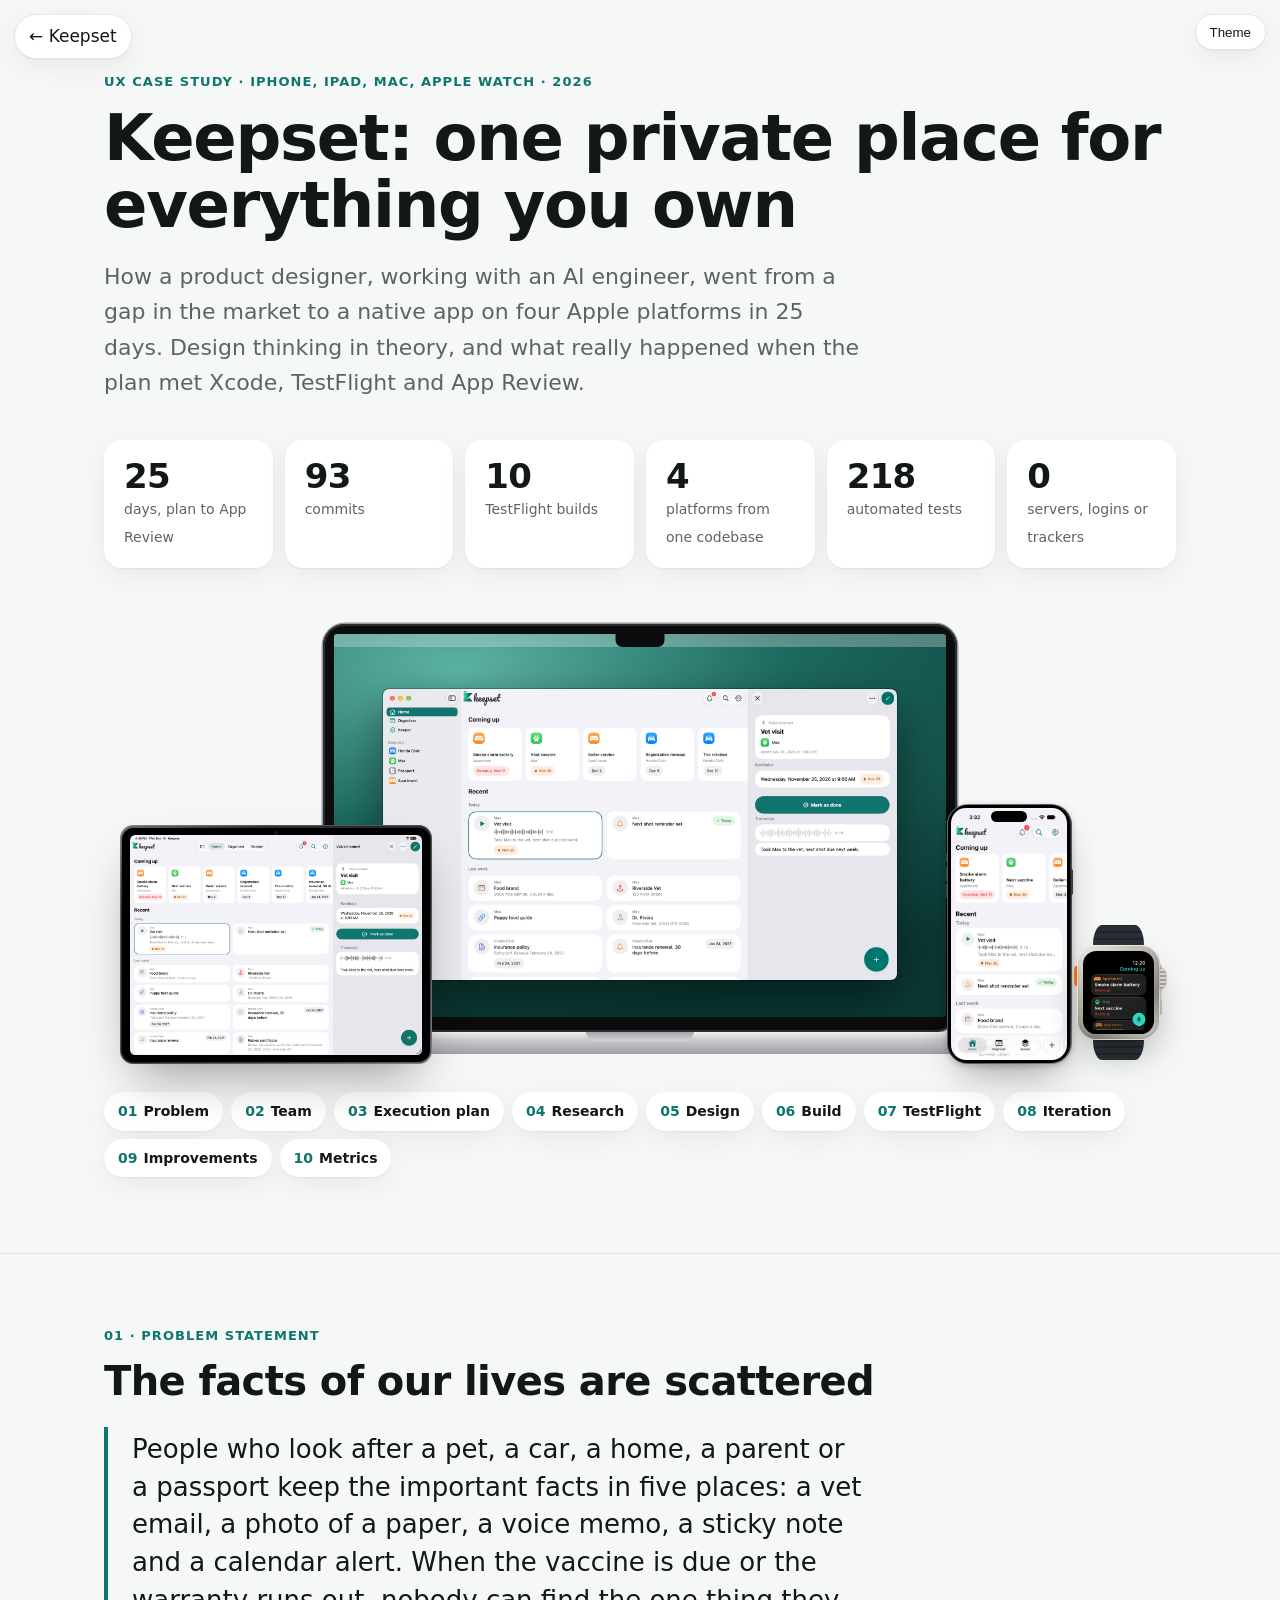
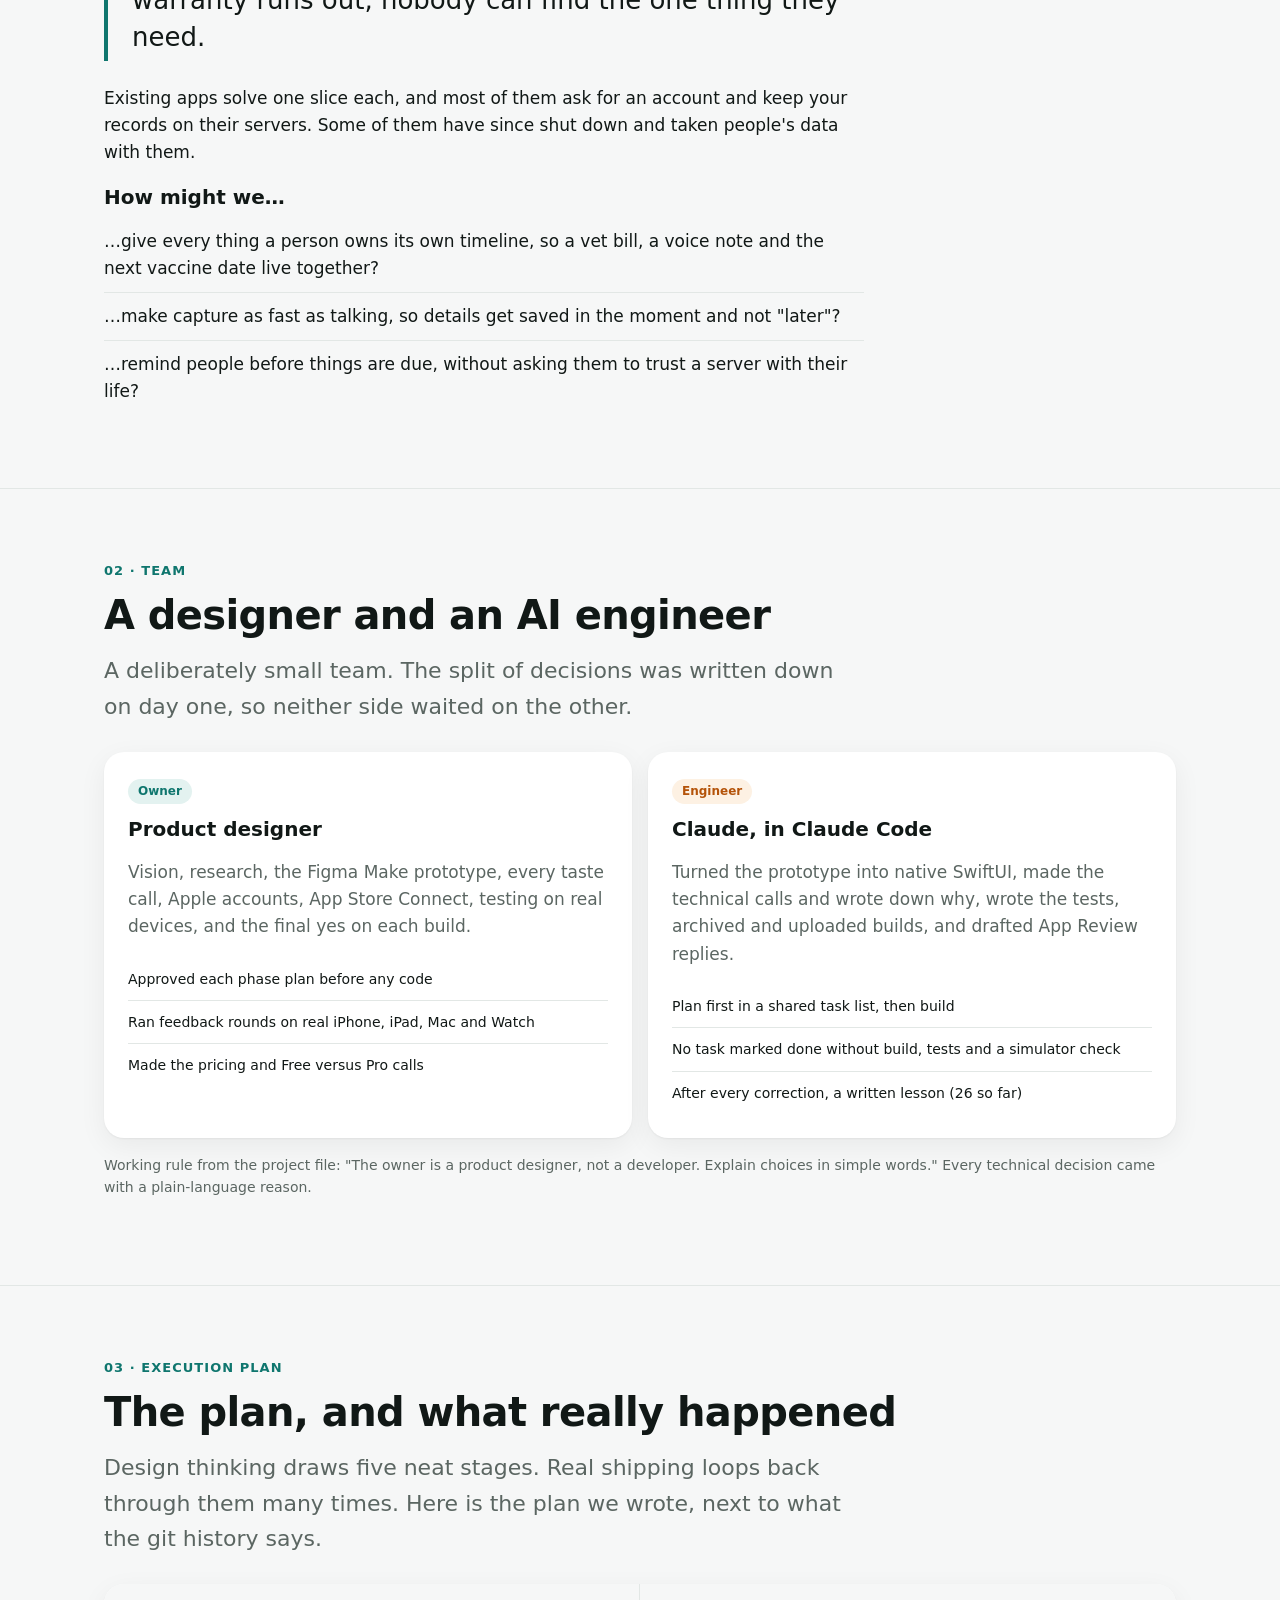
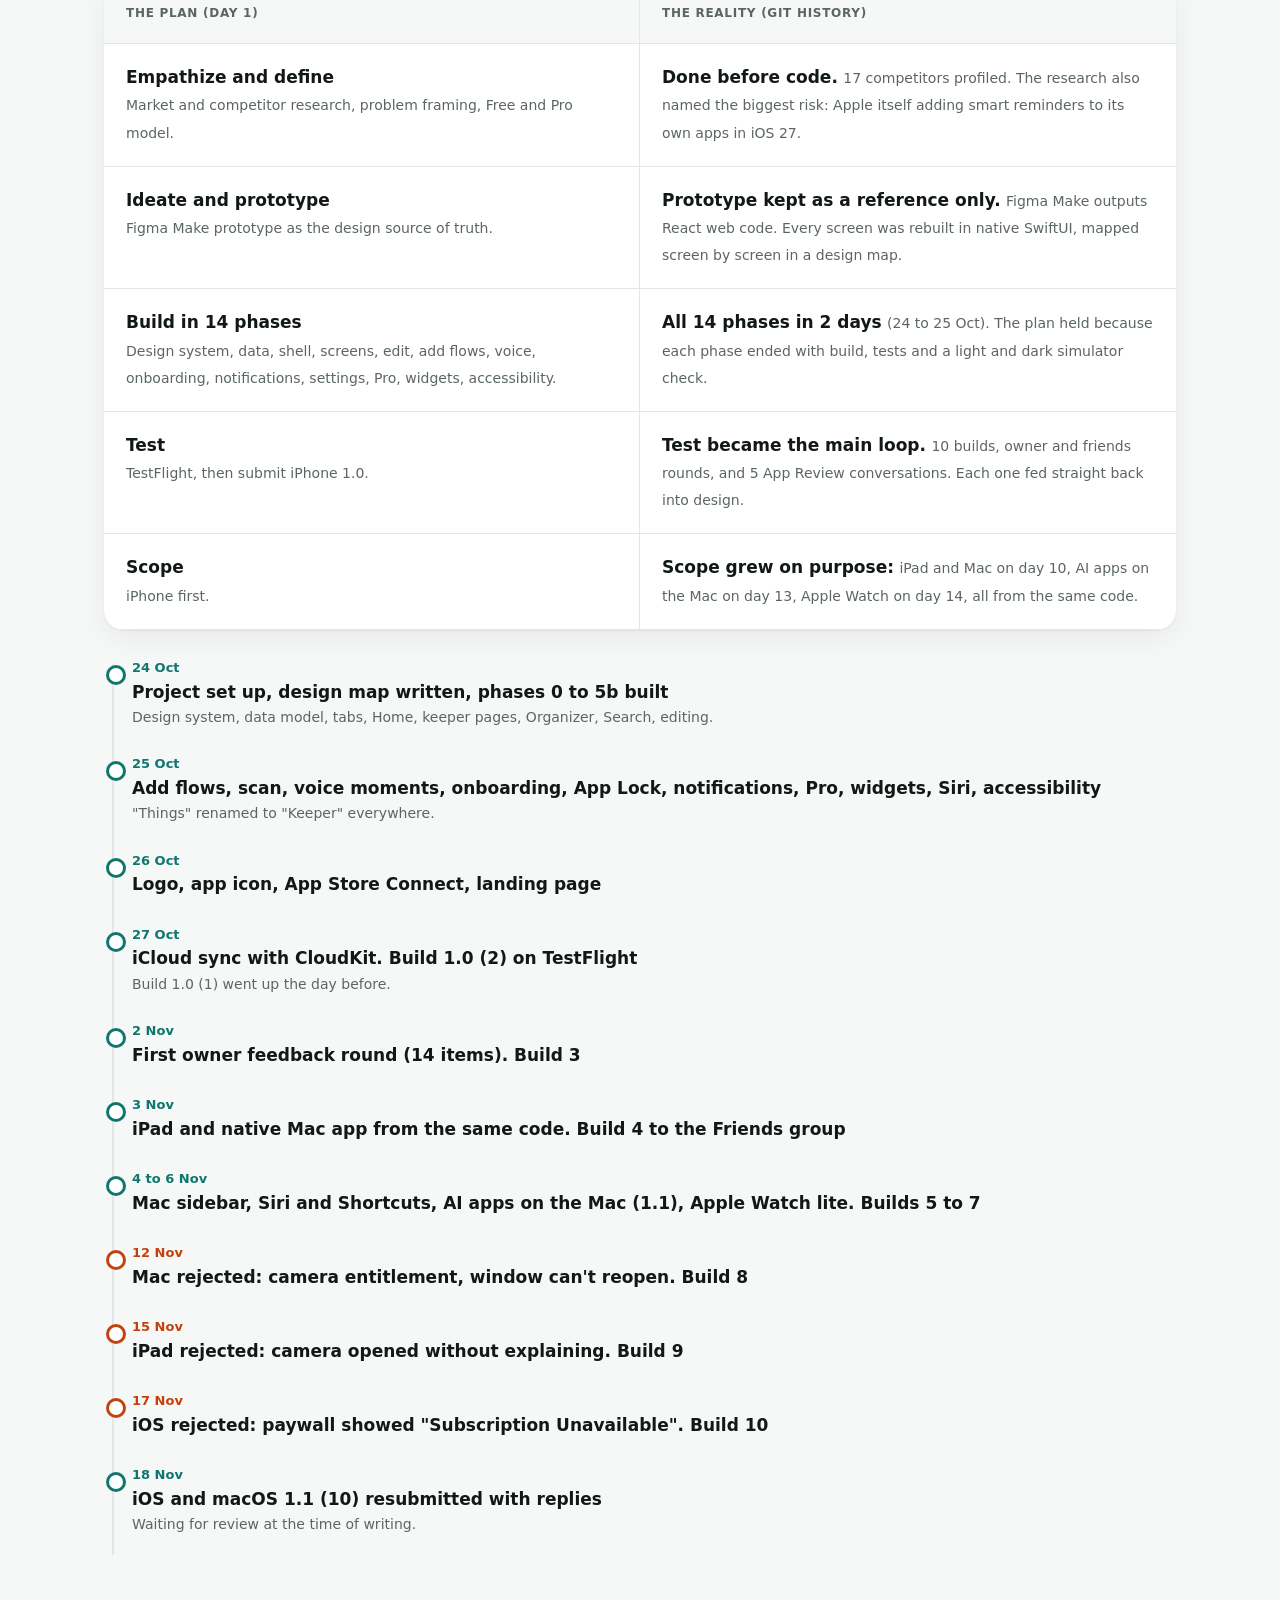
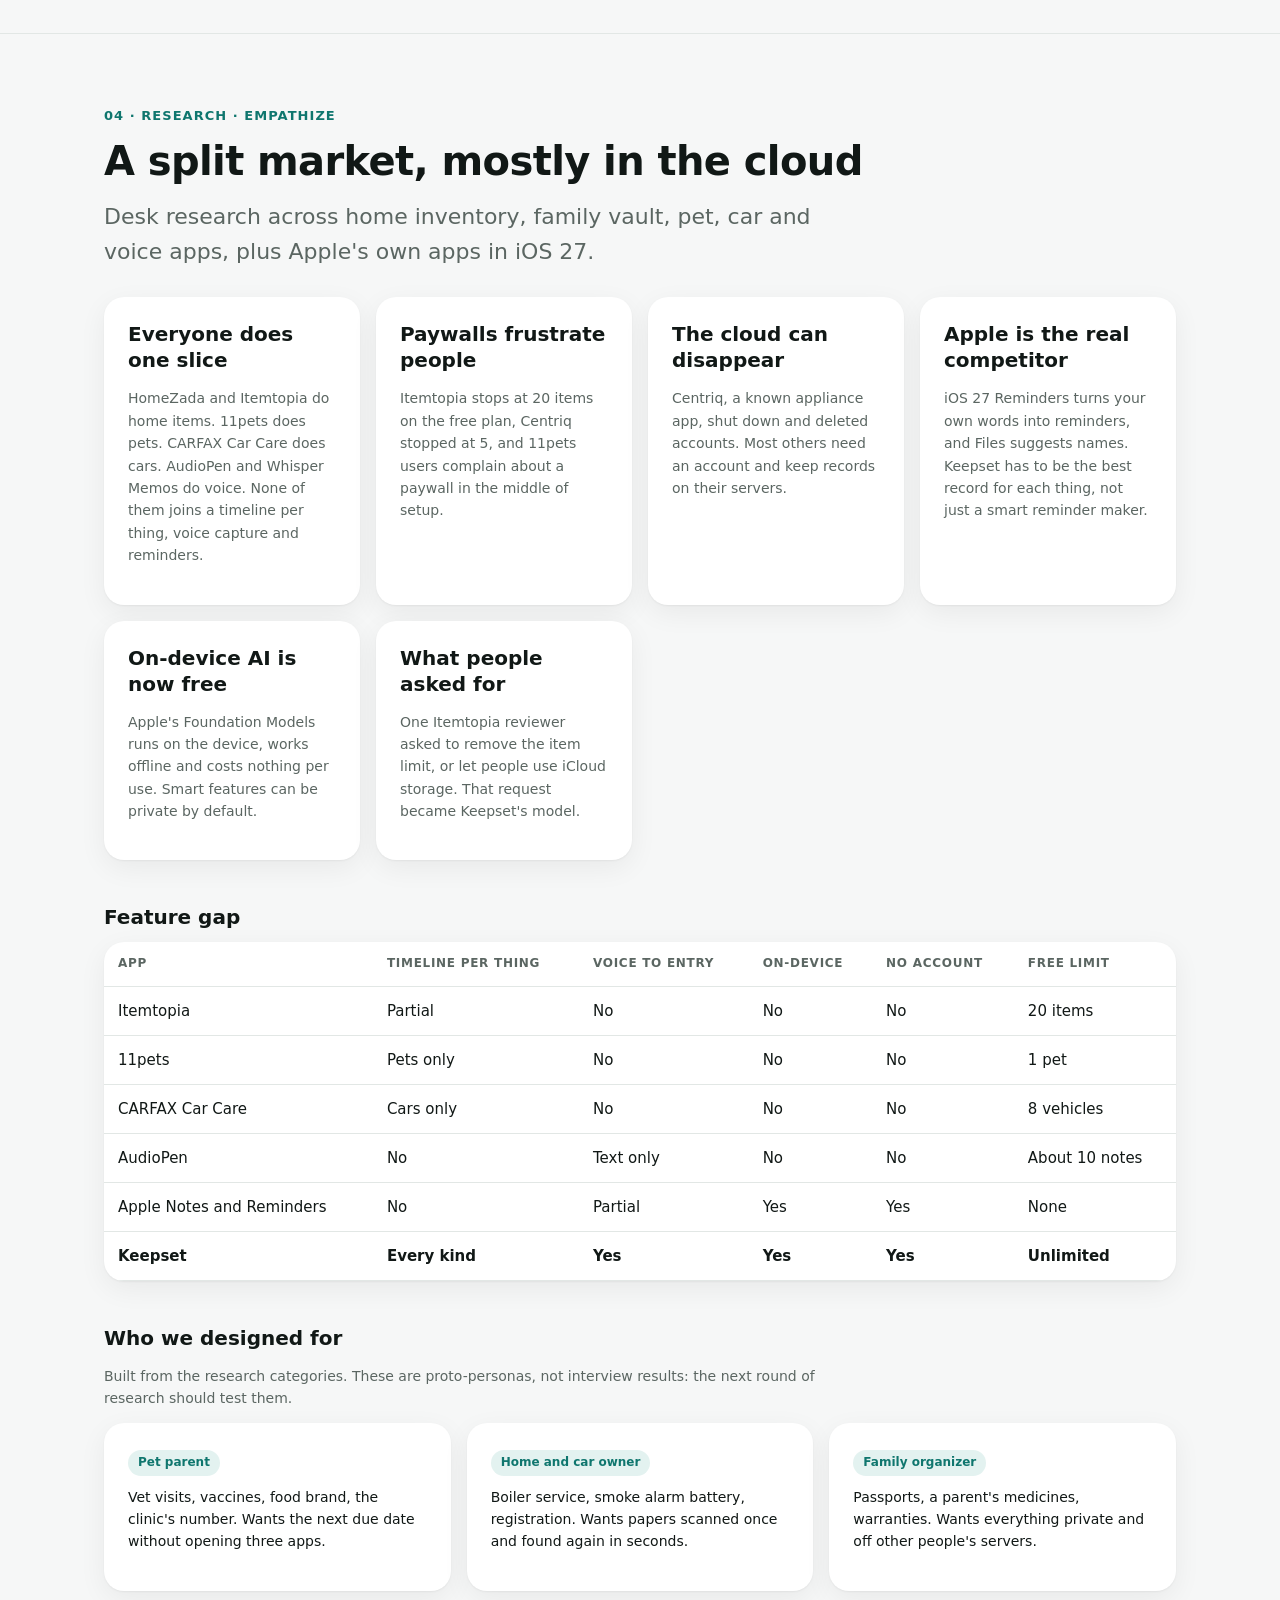
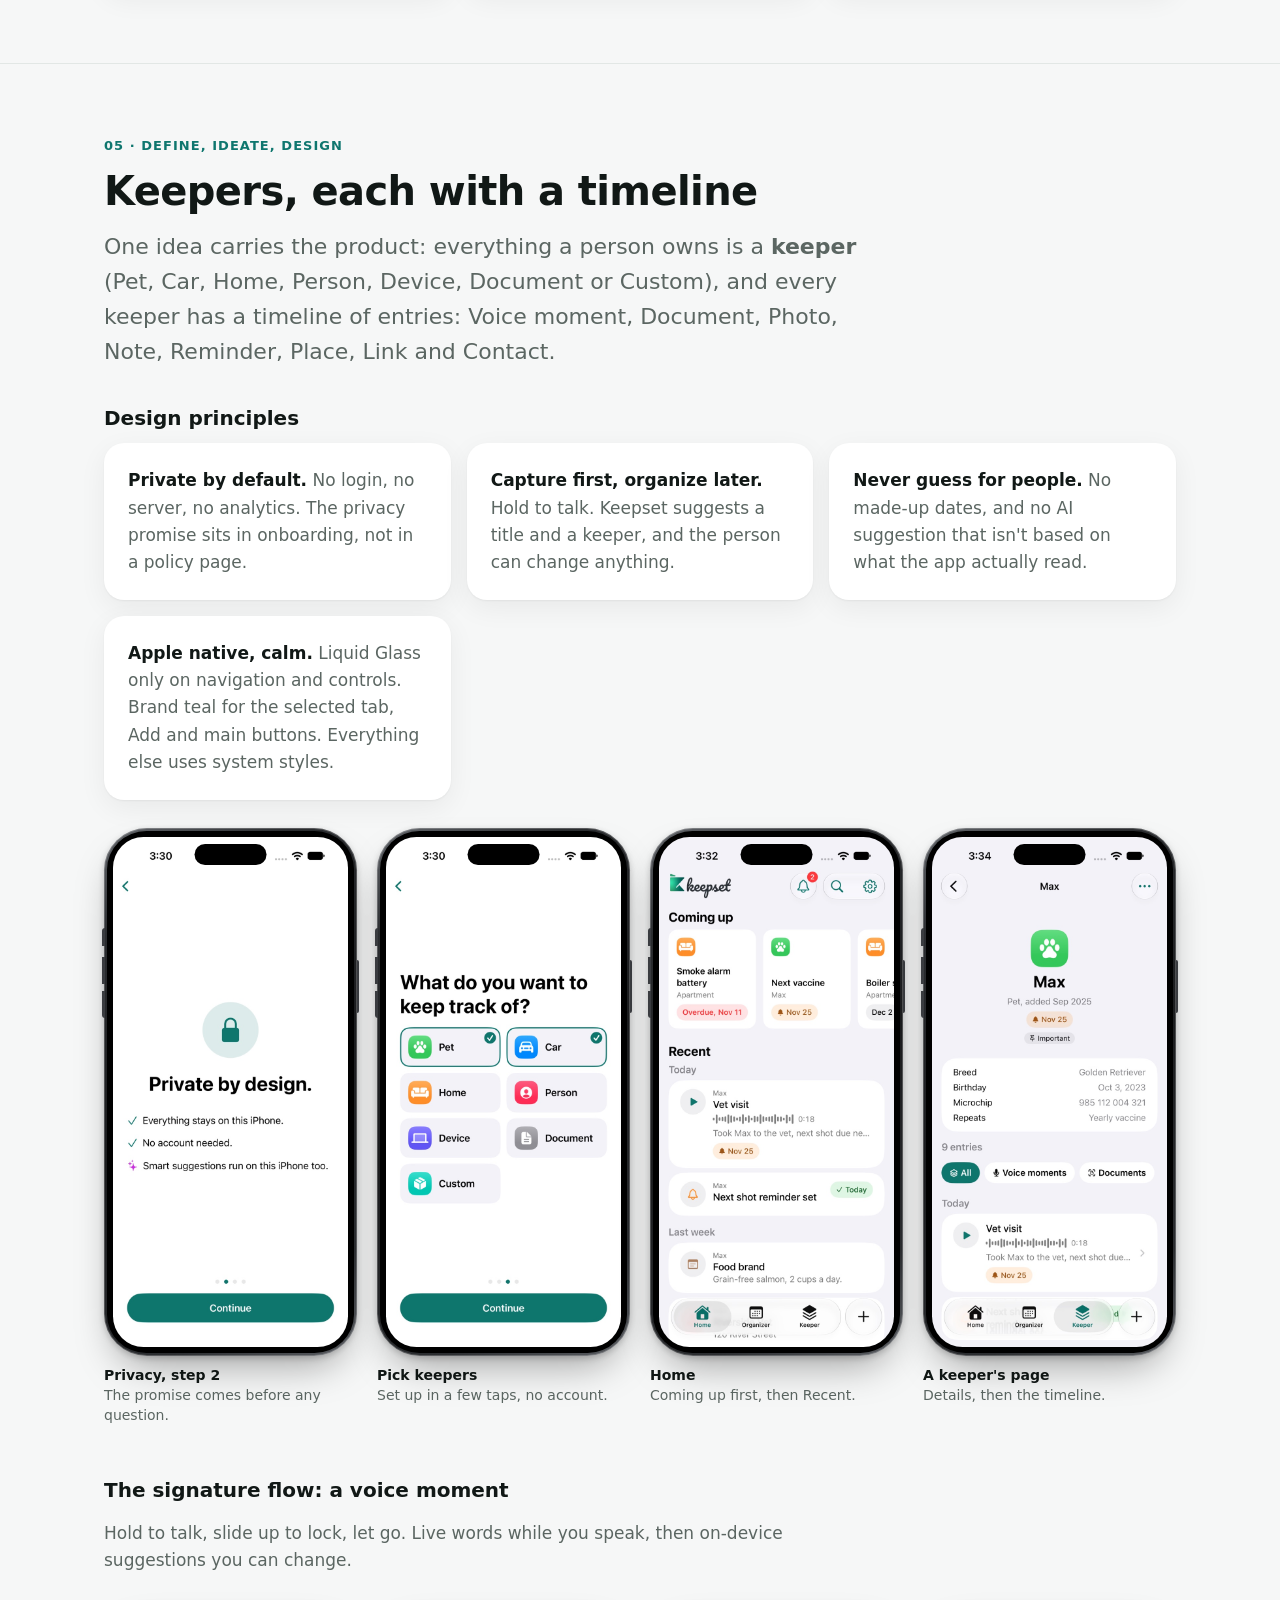
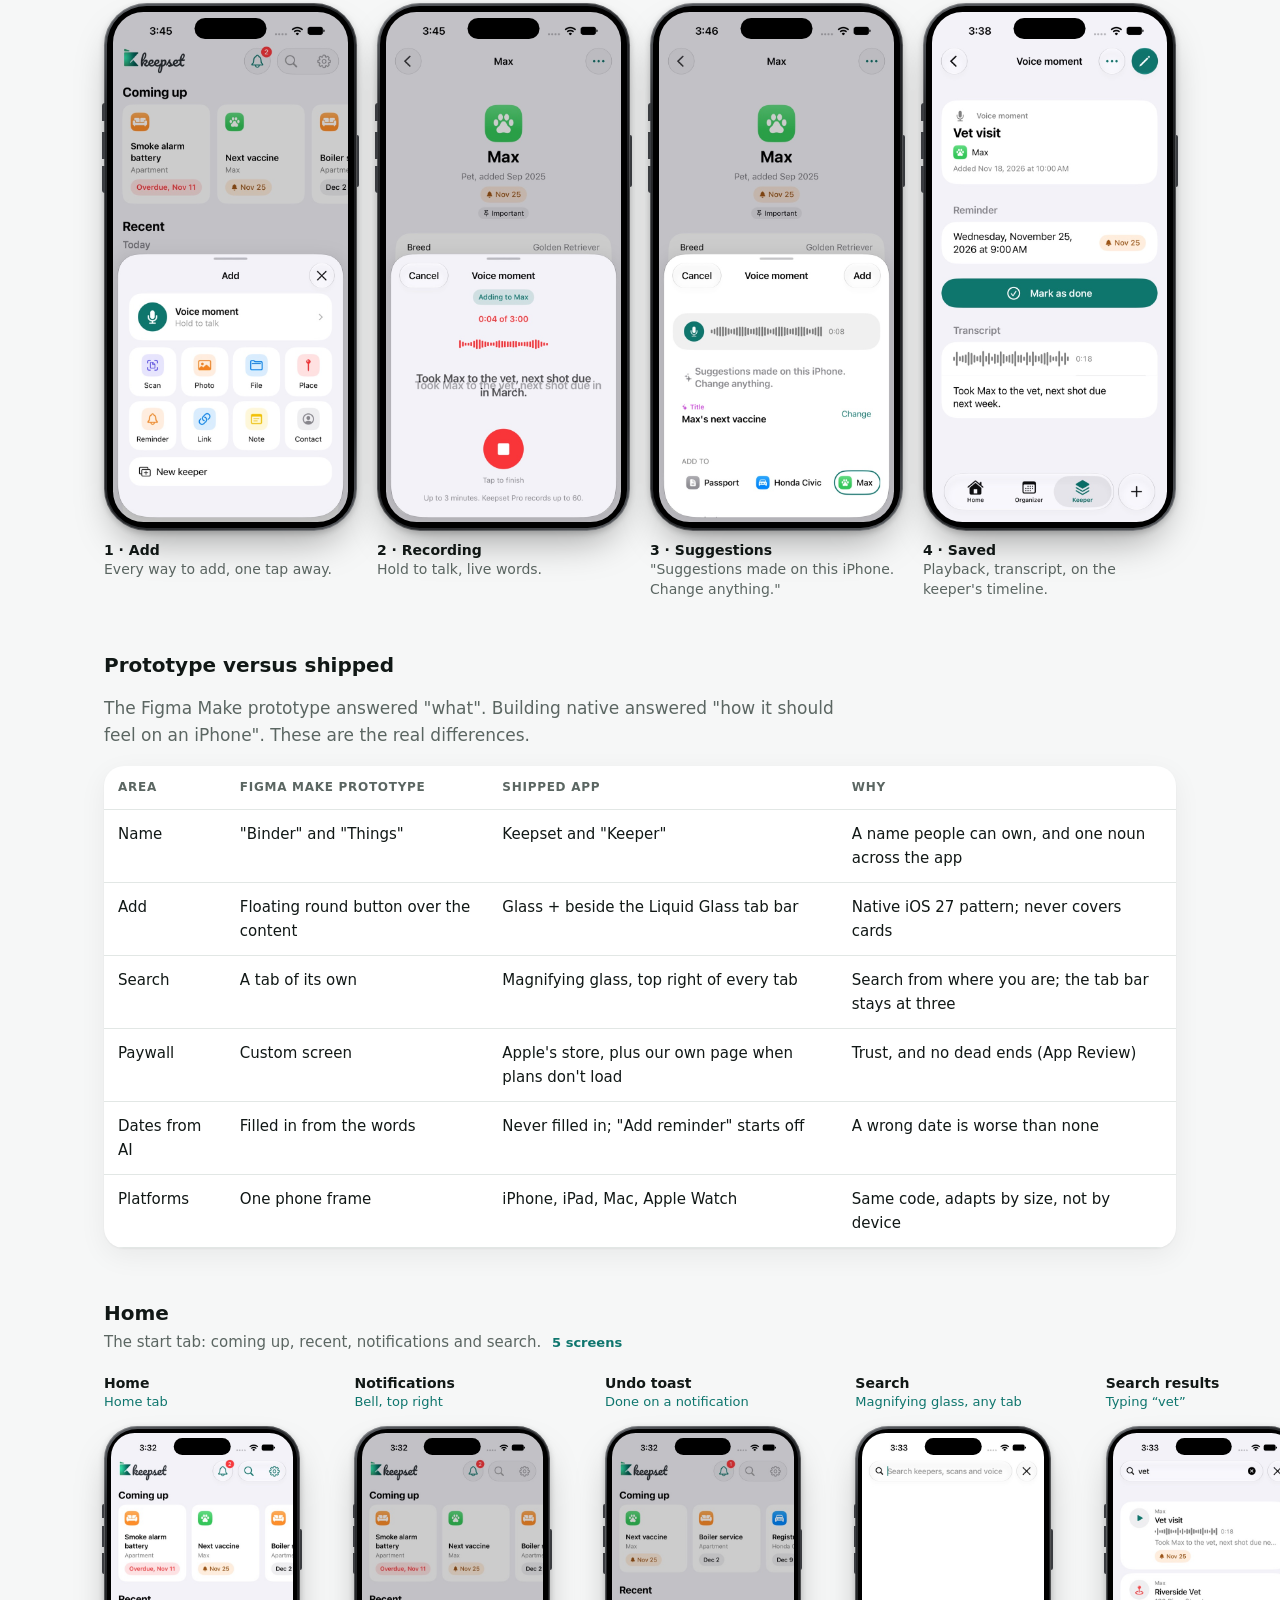
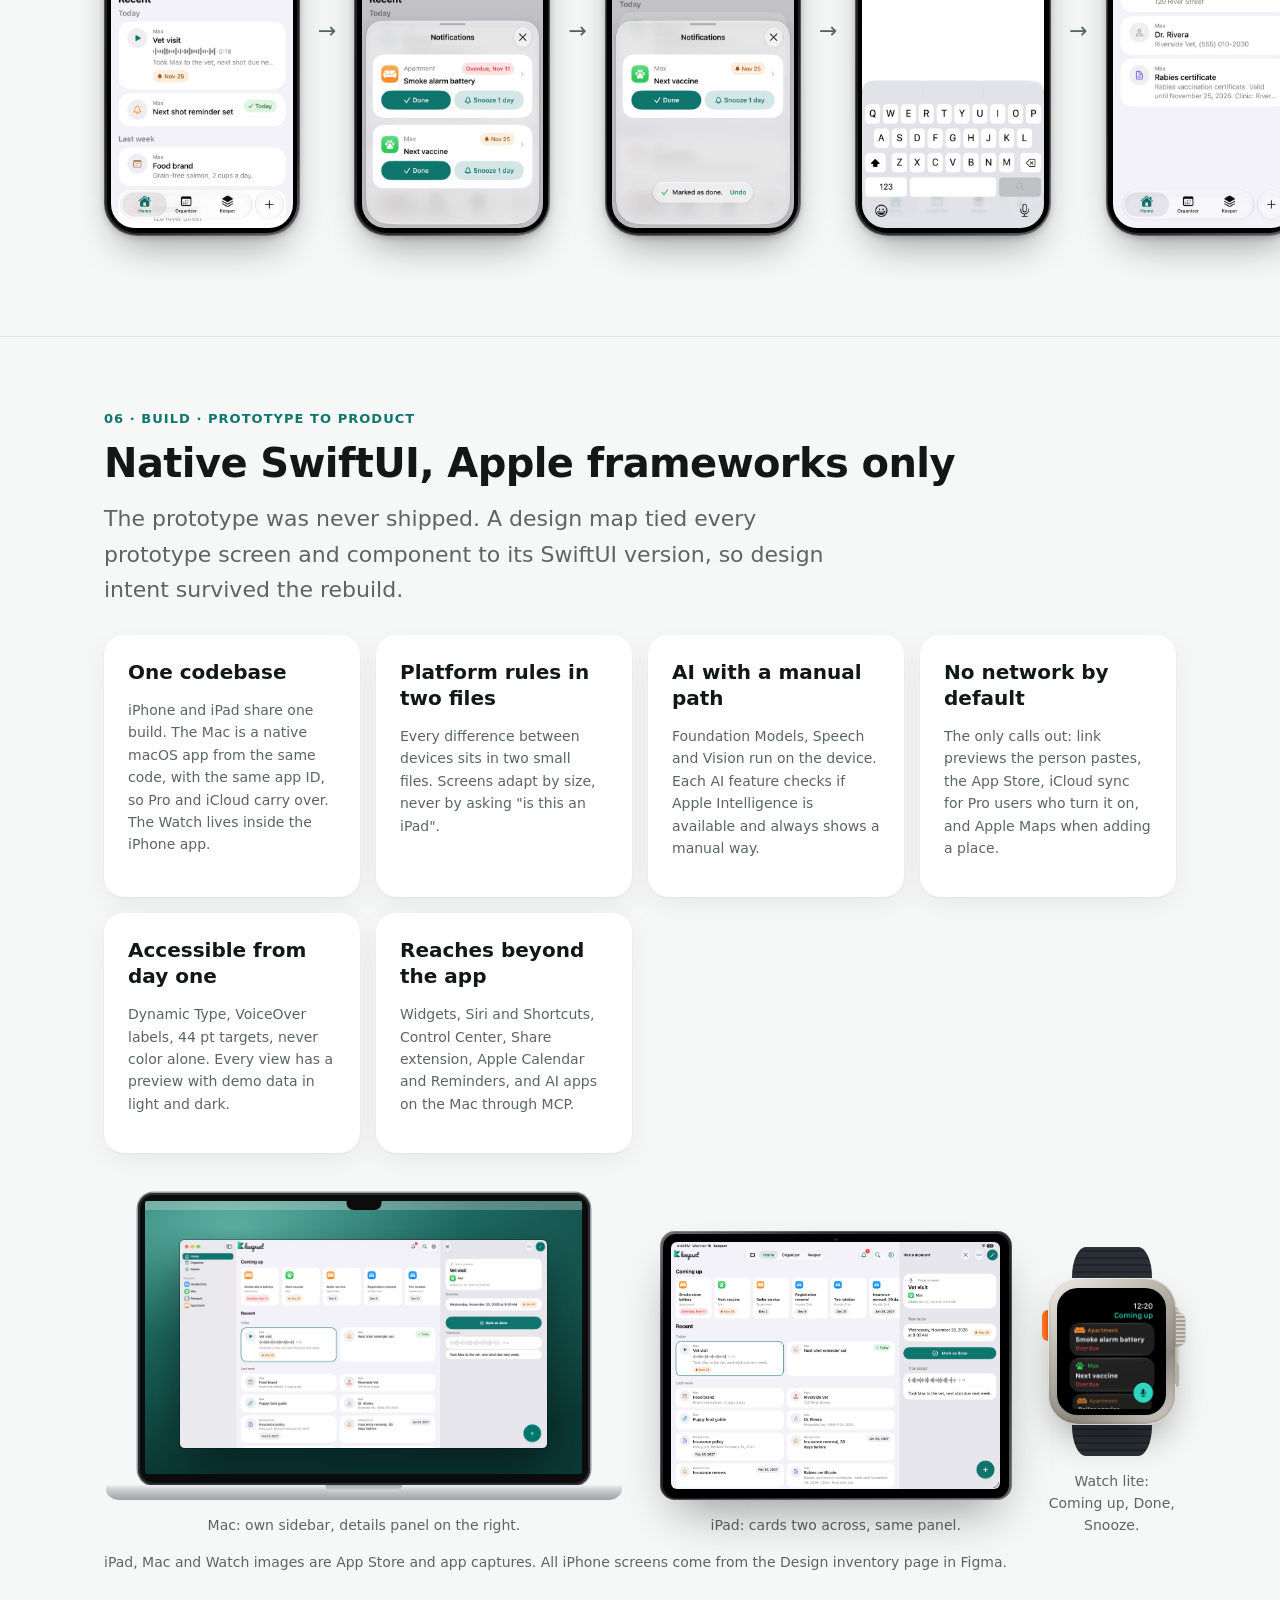
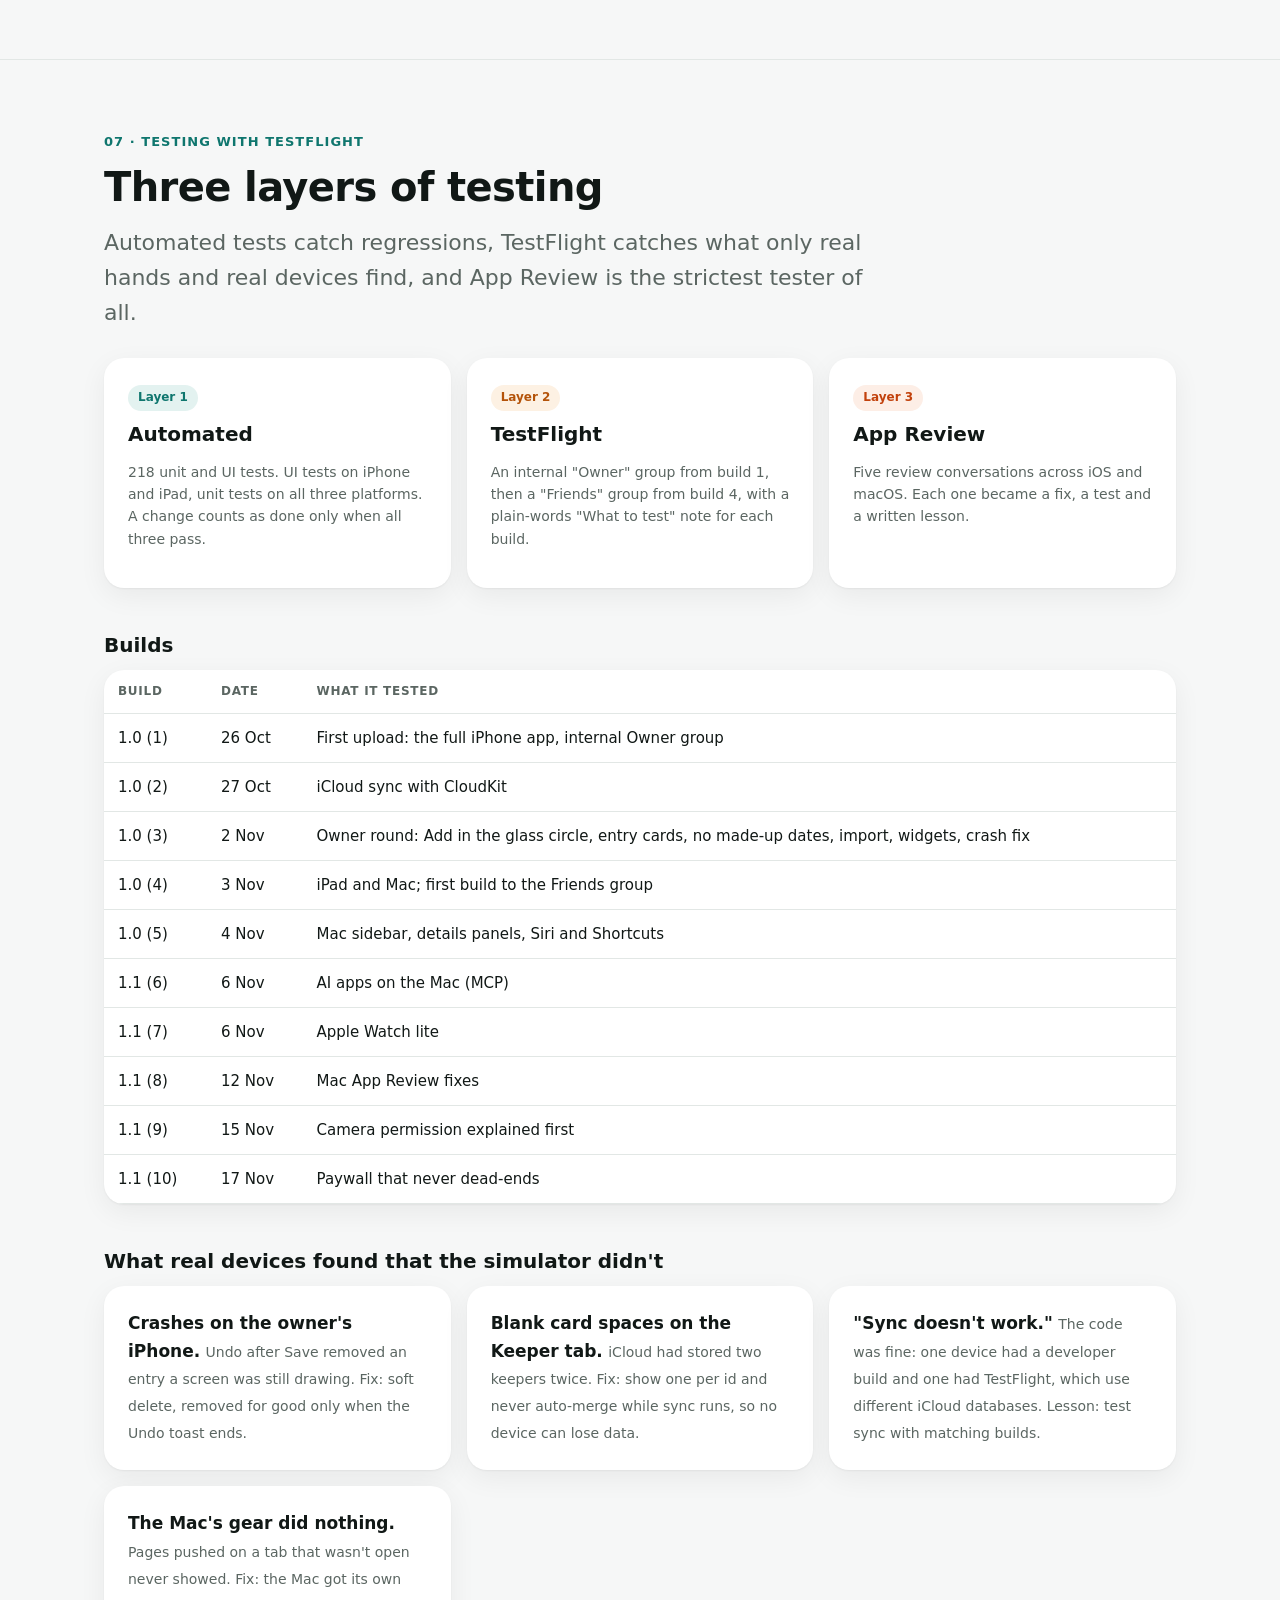
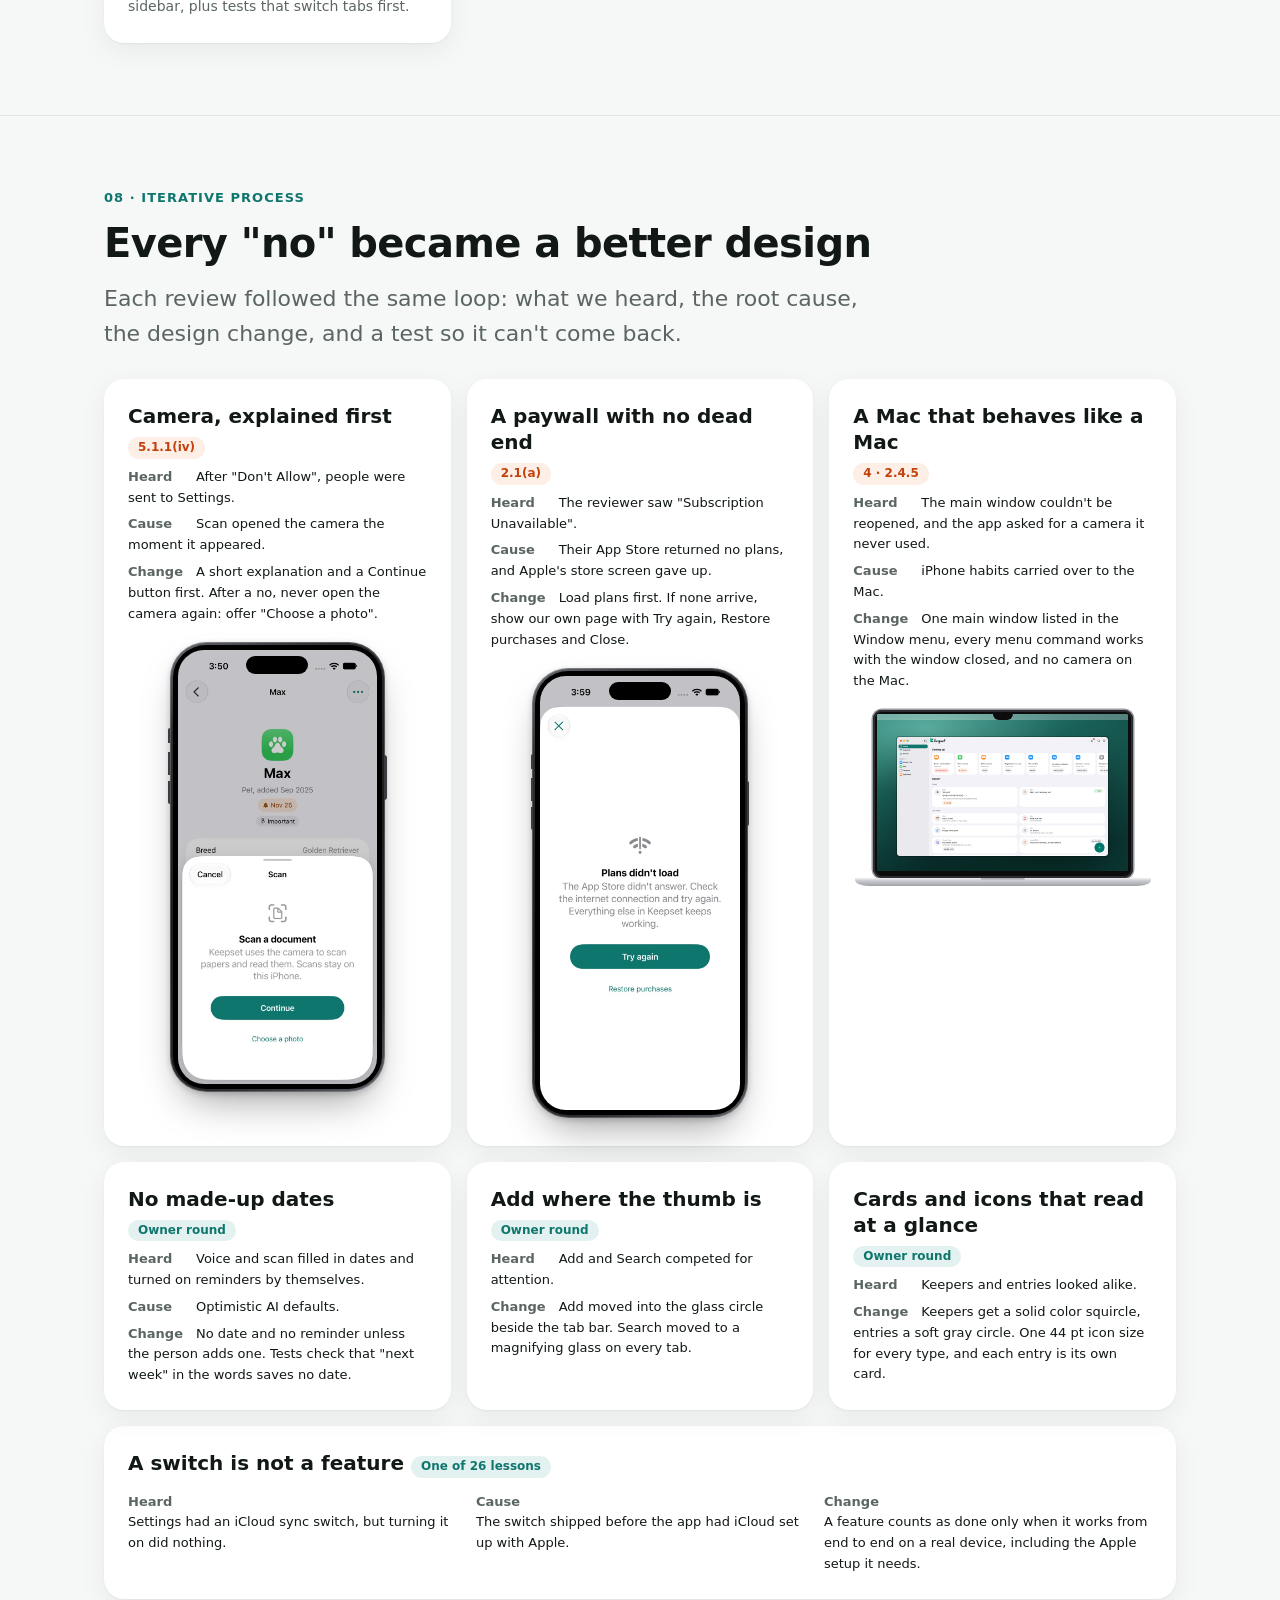
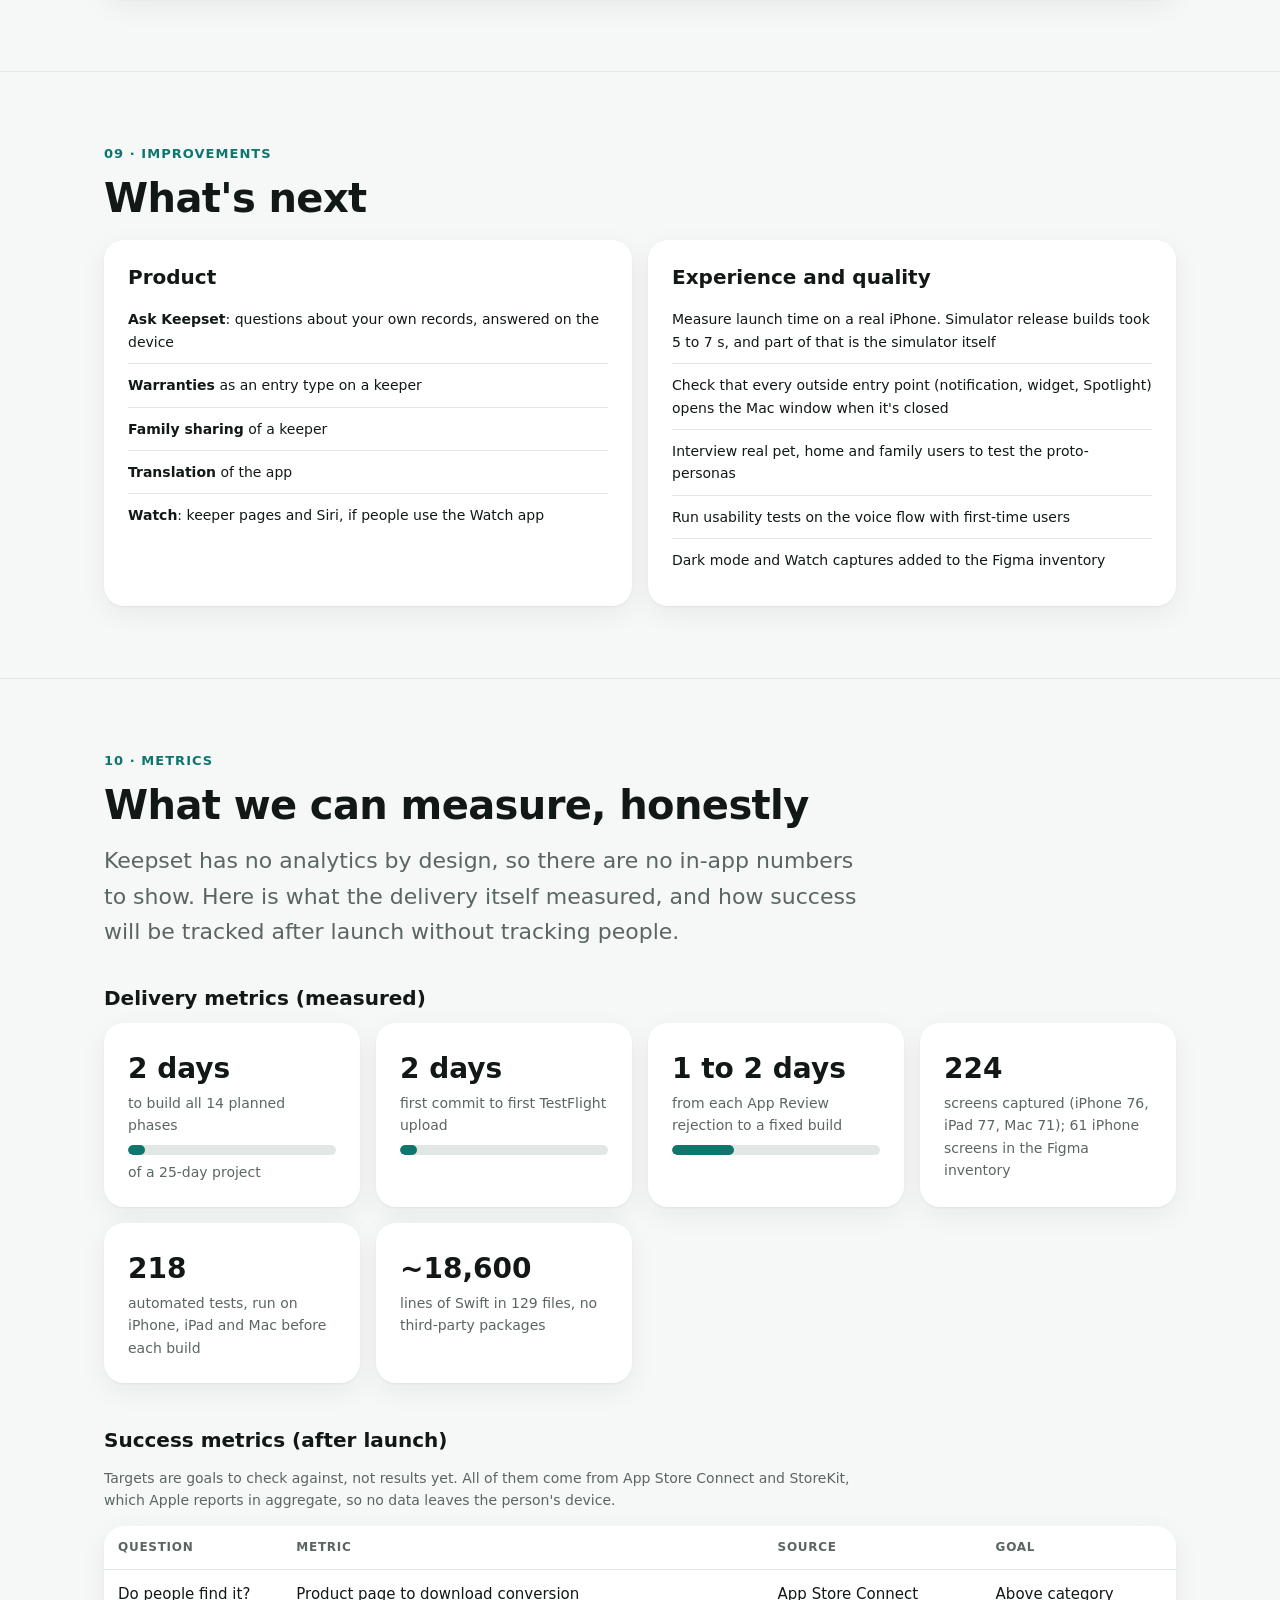
<file: case-study/index.html>
<!doctype html>
<html lang="en">
<head>
<meta charset="utf-8">
<meta name="viewport" content="width=device-width, initial-scale=1">
<title>Keepset Case Study</title>
<meta name="description" content="UX case study: how Keepset went from a market gap to a native iPhone, iPad, Mac and Apple Watch app in 25 days, using design thinking and TestFlight iteration.">
<link rel="icon" href="/img/mark.svg" type="image/svg+xml">
<link rel="apple-touch-icon" href="/img/apple-touch-icon.png">
<link rel="canonical" href="https://keepsetapp.com/case-study/">
<meta property="og:title" content="Keepset: UX case study">
<meta property="og:description" content="From a gap in the market to a native app on iPhone, iPad, Mac and Apple Watch in 25 days.">
<meta property="og:url" content="https://keepsetapp.com/case-study/">
<meta property="og:type" content="article">
<style>
:root{
  --bg:#f6f7f7; --surface:#ffffff; --ink:#111816; --muted:#5b6662; --line:#e2e7e5;
  --brand:#0f766e; --brand-soft:#e3f2f0; --due:#b45309; --due-soft:#fdf1e3; --bad:#c2410c; --bad-soft:#fdeee6;
  --ai:#8e3fb8; --on-brand:#ffffff; --shadow:0 1px 2px rgba(0,0,0,.05),0 8px 28px rgba(0,0,0,.06);
}
@media (prefers-color-scheme:dark){:root:not([data-theme="light"]){
  --bg:#0d1110; --surface:#161c1b; --ink:#eef3f1; --muted:#9aa7a2; --line:#26302e;
  --brand:#2dd4bf; --brand-soft:#123532; --due:#fbbf24; --due-soft:#3a2c10; --bad:#fb923c; --bad-soft:#3a2010; --ai:#d08bf5; --on-brand:#0d1110;
  --shadow:0 1px 2px rgba(0,0,0,.4),0 8px 28px rgba(0,0,0,.35);
}}
:root[data-theme="dark"]{
  --bg:#0d1110; --surface:#161c1b; --ink:#eef3f1; --muted:#9aa7a2; --line:#26302e;
  --brand:#2dd4bf; --brand-soft:#123532; --due:#fbbf24; --due-soft:#3a2c10; --bad:#fb923c; --bad-soft:#3a2010; --ai:#d08bf5; --on-brand:#0d1110;
  --shadow:0 1px 2px rgba(0,0,0,.4),0 8px 28px rgba(0,0,0,.35);
}
*{box-sizing:border-box}
html{scroll-behavior:smooth;overflow-x:clip}
body{margin:0;background:var(--bg);color:var(--ink);font:17px/1.6 -apple-system,BlinkMacSystemFont,"SF Pro Text","Inter",system-ui,sans-serif;-webkit-font-smoothing:antialiased}
img{max-width:100%;display:block}
a{color:var(--brand)}
.wrap{max-width:1120px;margin:0 auto;padding:0 24px}
.narrow{max-width:760px}
header.hero{padding:72px 0 48px}
.eyebrow{font-size:13px;font-weight:600;letter-spacing:.08em;text-transform:uppercase;color:var(--brand);margin:0 0 12px}
h1{font-size:clamp(36px,6vw,64px);line-height:1.05;letter-spacing:-.02em;margin:0 0 20px;font-weight:700}
h2{font-size:clamp(28px,4vw,40px);line-height:1.1;letter-spacing:-.015em;margin:0 0 16px}
h3{font-size:20px;line-height:1.3;margin:0 0 8px}
.lede{font-size:clamp(18px,2.2vw,22px);color:var(--muted);max-width:760px;margin:0}
section{padding:72px 0;border-top:1px solid var(--line)}
.num{font-variant-numeric:tabular-nums}
.stats{display:grid;grid-template-columns:repeat(auto-fit,minmax(150px,1fr));gap:12px;margin-top:40px}
.stat{background:var(--surface);border-radius:18px;padding:18px 20px;box-shadow:var(--shadow)}
.stat b{display:block;font-size:34px;line-height:1.1;letter-spacing:-.02em}
.stat span{font-size:14px;color:var(--muted)}
.card{background:var(--surface);border-radius:20px;padding:24px;box-shadow:var(--shadow)}
.grid2{display:grid;grid-template-columns:repeat(auto-fit,minmax(300px,1fr));gap:16px}
.grid3{display:grid;grid-template-columns:repeat(auto-fit,minmax(240px,1fr));gap:16px}
.muted{color:var(--muted)}
.small{font-size:14px}
.pill{display:inline-block;font-size:12px;font-weight:600;padding:3px 10px;border-radius:999px;background:var(--brand-soft);color:var(--brand)}
.pill.due{background:var(--due-soft);color:var(--due)}
.pill.bad{background:var(--bad-soft);color:var(--bad)}
.problem{font-size:clamp(20px,2.6vw,26px);line-height:1.45;border-left:4px solid var(--brand);padding:4px 0 4px 24px;margin:24px 0}
ul.clean{list-style:none;padding:0;margin:0}
ul.clean li{padding:10px 0;border-bottom:1px solid var(--line)}
ul.clean li:last-child{border-bottom:0}
.phases{display:flex;gap:8px;flex-wrap:wrap;margin:28px 0}
.phases a{text-decoration:none;font-size:14px;font-weight:600;padding:8px 14px;border-radius:999px;background:var(--surface);color:var(--ink);box-shadow:var(--shadow)}
.phases a span{color:var(--brand);margin-right:6px}
table{width:100%;border-collapse:collapse;font-size:15px}
th,td{text-align:left;vertical-align:top;padding:12px 14px;border-bottom:1px solid var(--line)}
th{font-size:12px;letter-spacing:.06em;text-transform:uppercase;color:var(--muted);font-weight:600}
.tablebox{background:var(--surface);border-radius:20px;box-shadow:var(--shadow);overflow-x:auto}
.phones{display:grid;grid-template-columns:repeat(auto-fit,minmax(170px,1fr));gap:20px;margin-top:28px}
.phone figure,.phone{margin:0}
.phone figcaption{font-size:14px;color:var(--muted);margin-top:10px;line-height:1.4}
.phone figcaption b{color:var(--ink);display:block}
.flow{margin:28px 0 0}
.flow .scroller{overflow-x:auto;background:#fff;border-radius:20px;box-shadow:var(--shadow);border:1px solid var(--line)}
.flow img{max-width:none;height:440px;width:auto}
.flow figcaption{font-size:14px;color:var(--muted);margin-top:10px}
.compare{display:grid;grid-template-columns:1fr 1fr;gap:0;background:var(--surface);border-radius:20px;box-shadow:var(--shadow);overflow:hidden}
.compare>div{padding:20px 22px;border-bottom:1px solid var(--line)}
.compare>div:nth-child(odd){border-right:1px solid var(--line)}
.compare .h{font-size:12px;letter-spacing:.06em;text-transform:uppercase;color:var(--muted);font-weight:600;background:var(--bg)}
.timeline{position:relative;margin:28px 0 0;padding-left:28px}
.timeline:before{content:"";position:absolute;left:8px;top:6px;bottom:6px;width:2px;background:var(--line)}
.tl{position:relative;padding:0 0 26px}
.tl:before{content:"";position:absolute;left:-26px;top:7px;width:14px;height:14px;border-radius:50%;background:var(--surface);border:3px solid var(--brand)}
.tl .d{font-size:13px;font-weight:600;color:var(--brand)}
.tl.r:before{border-color:var(--bad)}
.tl.r .d{color:var(--bad)}
.loop{display:grid;grid-template-columns:repeat(3,minmax(0,1fr));gap:16px;margin-top:28px}
@media (max-width:980px){.loop{grid-template-columns:repeat(2,minmax(0,1fr))}}
@media (max-width:640px){.loop{grid-template-columns:1fr}}
.loop .card h3{display:flex;gap:8px;align-items:center;flex-wrap:wrap}
.step{font-size:13px;margin:6px 0 0}
.step b{display:inline-block;min-width:68px;color:var(--muted);font-weight:600}
.wide img{border-radius:18px;box-shadow:var(--shadow);border:1px solid var(--line)}
.wide figcaption{font-size:14px;color:var(--muted);margin-top:10px}
.platforms{display:grid;grid-template-columns:1.7fr 1.15fr .42fr;gap:36px;align-items:end;margin-top:40px}
.platforms figure{margin:0}
.platforms figcaption{font-size:14px;color:var(--muted);margin-top:14px;text-align:center}
.bar{height:10px;border-radius:999px;background:var(--line);overflow:hidden;margin-top:8px}
.bar i{display:block;height:100%;background:var(--brand);border-radius:999px}
.quote{font-size:19px;line-height:1.5;margin:0}

/* Device frames */
.iphone{position:relative;padding:1.3%;border-radius:17%/8%;background:linear-gradient(150deg,#64676c 0%,#2b2d30 16%,#1b1c1e 50%,#2b2d30 84%,#5c5f64 100%);box-shadow:inset 0 0 0 1px rgba(255,255,255,.22),0 20px 40px -14px rgba(0,0,0,.4),0 2px 6px rgba(0,0,0,.18)}
.iphone::before{content:"";position:absolute;right:-.8%;top:25%;width:1%;height:10%;border-radius:0 3px 3px 0;background:#3a3c40}
.iphone::after{content:"";position:absolute;left:-.8%;top:19%;width:1%;height:17%;border-radius:3px 0 0 3px;background:linear-gradient(#3a3c40 0 20%,transparent 20% 32%,#3a3c40 32% 62%,transparent 62% 70%,#3a3c40 70%)}
.iphone .screen{position:relative;background:#000;padding:2.4%;border-radius:16%/7.4%}
.iphone .screen img{width:100%;border-radius:13%/6.05%;background:#fff}
.iphone .screen::after{content:"";position:absolute;top:2.35%;left:50%;transform:translateX(-50%);width:29.6%;height:4.1%;border-radius:999px;background:#000}
.ipad{position:relative;padding:.8%;border-radius:4.2%/5.6%;background:linear-gradient(150deg,#6b6e73,#2c2e31 20%,#1f2023 60%,#5d6065);box-shadow:inset 0 0 0 1px rgba(255,255,255,.2),0 24px 48px -16px rgba(0,0,0,.4)}
.ipad .screen{position:relative;background:#000;padding:2.4%;border-radius:3.75%/5%}
.ipad .screen img{width:100%;border-radius:1.8%/2.4%}
.ipad .screen::after{content:"";position:absolute;top:1.4%;left:50%;width:1.1%;aspect-ratio:1;transform:translateX(-50%);border-radius:50%;background:#1c1d22}
.macbook{position:relative;padding:0 6.5%}
.macbook .lid{position:relative;background:#0c0c0d;border-radius:3.4%/5.4%;padding:1.7% 1.7% 2.4%;box-shadow:inset 0 0 0 2px #2c2d30,0 0 0 1.5px #9a9ca1}
.macbook .lid .screen{position:relative;aspect-ratio:16/10;overflow:hidden;border-radius:.5%/.8%;background:#000}
.macbook .lid .screen>img{width:100%;height:100%;object-fit:cover}
.macbook .lid .screen::before{content:"";position:absolute;z-index:2;top:0;left:50%;transform:translateX(-50%);width:8%;height:3.3%;border-radius:0 0 7px 7px;background:#0c0c0d}
.macbook .base{position:relative;margin:0 -7%;aspect-ratio:100/3;border-radius:0 0 14px 14px/0 0 70% 70%;background:linear-gradient(#f0f1f3 0,#c9cbcf 35%,#9fa1a6 100%);box-shadow:0 22px 34px -18px rgba(0,0,0,.45)}
.macbook .base::before{content:"";position:absolute;left:50%;top:0;transform:translateX(-50%);width:15%;height:42%;border-radius:0 0 10px 10px;background:linear-gradient(#a5a7ab,#d4d5d8)}
.macbook .lid .screen.desktop{display:flex;align-items:center;justify-content:center;background:radial-gradient(120% 90% at 20% 10%,#5fb7a8 0,#1d6b62 45%,#0b3a36 100%)}
.desktop::after{content:"";position:absolute;top:0;left:0;right:0;height:3.3%;background:rgba(255,255,255,.28);backdrop-filter:blur(8px)}
.desktop>img{width:84%!important;height:auto!important;margin-top:3%;border-radius:1.2%/2%;box-shadow:0 18px 50px rgba(0,0,0,.5),0 0 0 1px rgba(0,0,0,.25)}
.ultra{position:relative;max-width:100%}
.ultra .band{width:62%;margin:0 auto;aspect-ratio:2.6/1;background:repeating-linear-gradient(0deg,#2a3036 0 5px,#20252a 5px 7px)}
.ultra .band.top{border-radius:14px 14px 0 0/30px 30px 0 0}
.ultra .band.bottom{border-radius:0 0 14px 14px/0 0 30px 30px}
.ultra .case{position:relative;padding:7.5%;border-radius:24%/20%;background:linear-gradient(145deg,#f1eee8,#c4beb4 30%,#8f8a81 68%,#d9d4cb);box-shadow:inset 0 0 0 1px rgba(255,255,255,.65),inset 0 -2px 4px rgba(0,0,0,.25),0 18px 40px -12px rgba(0,0,0,.45)}
.ultra .case::before{content:"";position:absolute;left:-4%;top:22%;width:4%;height:21%;border-radius:7px 0 0 7px;background:linear-gradient(90deg,#ff7a2a,#e85a0c)}
.ultra .case::after{content:"";position:absolute;right:-7%;top:24%;width:7%;height:22%;border-radius:0 7px 7px 0;background:repeating-linear-gradient(0deg,#a39e95 0 2px,#d6d1c8 2px 4px);box-shadow:0 0 0 1px rgba(0,0,0,.12)}
.ultra .screen{background:#000;padding:6%;border-radius:19%/16%}
.ultra .screen img{width:100%;border-radius:13%/11%}
.ultra .crownguard{position:absolute;right:-3%;top:20%;width:3.5%;height:52%;border-radius:0 10px 10px 0;background:linear-gradient(90deg,#b2ada4,#e2ddd5)}
.ultra .sidebtn{position:absolute;right:-2.5%;top:58%;width:2.5%;height:16%;border-radius:0 6px 6px 0;background:#b7b2a9}
/* Hero lineup */
.lineup{position:relative;max-width:1040px;margin:56px auto 0;padding-bottom:1%}
.lineup .l-mac{width:70%;margin:0 auto}
.lineup .l-ipad{position:absolute;left:0;bottom:0;width:30%}
.lineup .l-iphone{position:absolute;right:8.5%;bottom:0;width:12%}
.lineup .l-watch{position:absolute;right:0;bottom:1%;width:8%}
/* Flows */
.flowrow{margin-top:44px}
.flowhead h3{margin:0}
.flowhead p{margin:4px 0 0;color:var(--muted);font-size:15px}
.flowhead .count{color:var(--brand);font-weight:600;font-size:13px;margin-left:6px;white-space:nowrap}
.flowtrack{display:flex;align-items:flex-start;gap:18px;overflow-x:auto;scroll-snap-type:x proximity;--bleed:max(24px,calc((100vw - 1120px) / 2 + 24px));margin-inline:calc(-1 * var(--bleed));padding:20px var(--bleed) 64px;scroll-padding-inline:var(--bleed);margin-bottom:-36px;scrollbar-width:thin;scrollbar-color:var(--line) transparent}
.flowtrack:focus-visible{outline:2px solid var(--brand);outline-offset:-2px;border-radius:12px}
.fstep{margin:0;flex:0 0 196px;scroll-snap-align:start}
.fstep figcaption{font-size:13px;line-height:1.35;min-height:40px;margin-bottom:12px}
.fstep figcaption b{display:block;font-size:14px;color:var(--ink)}
.fstep figcaption span{color:var(--brand)}
.farrow{flex:0 0 auto;align-self:center;margin-top:52px;color:var(--muted);font-size:22px}
.cardshot{width:72%;margin:18px auto 4px}
.cardshot.mac{width:100%}
.lesson{margin-top:16px}
.lesson .steps{display:grid;grid-template-columns:repeat(3,minmax(0,1fr));gap:20px;margin-top:6px}
.lesson .steps .step b{display:block;min-width:0}
@media (max-width:760px){
  .fstep{flex-basis:150px}
  .flowtrack{--bleed:16px}
  .lesson .steps{grid-template-columns:1fr;gap:4px}
  .platforms{grid-template-columns:1fr 1fr}
  .platforms figure:first-child{grid-column:1/-1}
}
.btn{display:inline-flex;align-items:center;gap:8px;margin-top:20px;min-height:44px;padding:10px 22px;border:0;border-radius:999px;background:var(--brand);color:var(--on-brand);font:600 16px/1.2 inherit;cursor:pointer}
.btn:hover{filter:brightness(1.08)}
.btn:focus-visible{outline:2px solid var(--brand);outline-offset:3px}
footer{padding:48px 0 80px;border-top:1px solid var(--line);color:var(--muted);font-size:14px}
.homelink{position:fixed;top:14px;left:14px;z-index:5;border:1px solid var(--line);background:var(--surface);color:var(--ink);border-radius:999px;padding:8px 14px;font:600 13px/1.4 inherit;text-decoration:none;box-shadow:var(--shadow);min-height:36px}
.toggle{position:fixed;top:14px;right:14px;z-index:5;border:1px solid var(--line);background:var(--surface);color:var(--ink);border-radius:999px;padding:8px 14px;font:600 13px/1 inherit;cursor:pointer;box-shadow:var(--shadow);min-height:36px}
@media (max-width:760px){
  .wrap{padding:0 16px}
  section{padding:52px 0}
  header.hero{padding:56px 0 32px}
  .compare{grid-template-columns:1fr}
  .compare>div:nth-child(odd){border-right:0}
  .compare .h:nth-child(2){display:none}
  .compare>div:not(.h)::before{display:block;font-size:11px;letter-spacing:.06em;text-transform:uppercase;font-weight:600;margin-bottom:4px;color:var(--muted)}
  .compare>div:not(.h):nth-child(odd)::before{content:"Plan"}
  .compare>div:not(.h):nth-child(even)::before{content:"Reality";color:var(--brand)}
  .compare .h:first-child{display:none}
  .platforms{grid-template-columns:1fr}
  .flow img{height:300px}
  .phones{grid-template-columns:repeat(2,1fr);gap:14px}
}
</style>
</head>
<body>
<a class="homelink" href="https://keepsetapp.com/">← Keepset</a>
<button class="toggle" id="themeToggle" aria-label="Switch light or dark">Theme</button>

<header class="hero">
  <div class="wrap">
    <p class="eyebrow">UX case study · iPhone, iPad, Mac, Apple Watch · 2026</p>
    <h1>Keepset: one private place for everything you own</h1>
    <p class="lede">How a product designer, working with an AI engineer, went from a gap in the market to a native app on four Apple platforms in 25 days. Design thinking in theory, and what really happened when the plan met Xcode, TestFlight and App Review.</p>
    <div class="stats num">
      <div class="stat"><b>25</b><span>days, plan to App Review</span></div>
      <div class="stat"><b>93</b><span>commits</span></div>
      <div class="stat"><b>10</b><span>TestFlight builds</span></div>
      <div class="stat"><b>4</b><span>platforms from one codebase</span></div>
      <div class="stat"><b>218</b><span>automated tests</span></div>
      <div class="stat"><b>0</b><span>servers, logins or trackers</span></div>
    </div>
    <div class="lineup" aria-label="Keepset on Mac, iPad, iPhone and Apple Watch">
      <div class="l-mac"><div class="macbook"><div class="lid"><div class="screen desktop"><img src="images/web/mac-window-details.jpg" alt="Keepset on a MacBook"></div></div><div class="base"></div></div></div>
      <div class="l-ipad"><div class="ipad"><div class="screen"><img src="images/web/ipad-wide-panel.jpg" alt="Keepset on iPad"></div></div></div>
      <div class="l-iphone"><div class="iphone"><div class="screen"><img src="images/web/home.jpg" alt="Keepset on iPhone"></div></div></div>
      <div class="l-watch"><div class="ultra"><div class="band top"></div><div class="case"><div class="crownguard"></div><div class="sidebtn"></div><div class="screen"><img src="images/web/watch-coming-up.jpg" alt="Keepset on Apple Watch Ultra"></div></div><div class="band bottom"></div></div></div>
    </div>
    <nav class="phases" aria-label="Sections">
      <a href="#problem"><span>01</span>Problem</a>
      <a href="#team"><span>02</span>Team</a>
      <a href="#plan"><span>03</span>Execution plan</a>
      <a href="#research"><span>04</span>Research</a>
      <a href="#design"><span>05</span>Design</a>
      <a href="#build"><span>06</span>Build</a>
      <a href="#testing"><span>07</span>TestFlight</a>
      <a href="#iterate"><span>08</span>Iteration</a>
      <a href="#improve"><span>09</span>Improvements</a>
      <a href="#metrics"><span>10</span>Metrics</a>
    </nav>
  </div>
</header>

<main>

<!-- 01 PROBLEM -->
<section id="problem">
  <div class="wrap">
    <p class="eyebrow">01 · Problem statement</p>
    <h2>The facts of our lives are scattered</h2>
    <div class="narrow">
      <p class="problem">People who look after a pet, a car, a home, a parent or a passport keep the important facts in five places: a vet email, a photo of a paper, a voice memo, a sticky note and a calendar alert. When the vaccine is due or the warranty runs out, nobody can find the one thing they need.</p>
      <p>Existing apps solve one slice each, and most of them ask for an account and keep your records on their servers. Some of them have since shut down and taken people's data with them.</p>
      <h3>How might we…</h3>
      <ul class="clean">
        <li>…give every thing a person owns its own timeline, so a vet bill, a voice note and the next vaccine date live together?</li>
        <li>…make capture as fast as talking, so details get saved in the moment and not "later"?</li>
        <li>…remind people before things are due, without asking them to trust a server with their life?</li>
      </ul>
    </div>
  </div>
</section>

<!-- 02 TEAM -->
<section id="team">
  <div class="wrap">
    <p class="eyebrow">02 · Team</p>
    <h2>A designer and an AI engineer</h2>
    <p class="lede narrow">A deliberately small team. The split of decisions was written down on day one, so neither side waited on the other.</p>
    <div class="grid2" style="margin-top:28px">
      <div class="card">
        <span class="pill">Owner</span>
        <h3 style="margin-top:12px">Product designer</h3>
        <p class="muted">Vision, research, the Figma Make prototype, every taste call, Apple accounts, App Store Connect, testing on real devices, and the final yes on each build.</p>
        <ul class="clean small">
          <li>Approved each phase plan before any code</li>
          <li>Ran feedback rounds on real iPhone, iPad, Mac and Watch</li>
          <li>Made the pricing and Free versus Pro calls</li>
        </ul>
      </div>
      <div class="card">
        <span class="pill due">Engineer</span>
        <h3 style="margin-top:12px">Claude, in Claude Code</h3>
        <p class="muted">Turned the prototype into native SwiftUI, made the technical calls and wrote down why, wrote the tests, archived and uploaded builds, and drafted App Review replies.</p>
        <ul class="clean small">
          <li>Plan first in a shared task list, then build</li>
          <li>No task marked done without build, tests and a simulator check</li>
          <li>After every correction, a written lesson (26 so far)</li>
        </ul>
      </div>
    </div>
    <p class="small muted" style="margin-top:16px">Working rule from the project file: "The owner is a product designer, not a developer. Explain choices in simple words." Every technical decision came with a plain-language reason.</p>
  </div>
</section>

<!-- 03 PLAN -->
<section id="plan">
  <div class="wrap">
    <p class="eyebrow">03 · Execution plan</p>
    <h2>The plan, and what really happened</h2>
    <p class="lede narrow">Design thinking draws five neat stages. Real shipping loops back through them many times. Here is the plan we wrote, next to what the git history says.</p>
    <div class="compare" style="margin-top:28px">
      <div class="h">The plan (day 1)</div><div class="h">The reality (git history)</div>
      <div><b>Empathize and define</b><br><span class="muted small">Market and competitor research, problem framing, Free and Pro model.</span></div>
      <div><b>Done before code.</b> <span class="muted small">17 competitors profiled. The research also named the biggest risk: Apple itself adding smart reminders to its own apps in iOS 27.</span></div>
      <div><b>Ideate and prototype</b><br><span class="muted small">Figma Make prototype as the design source of truth.</span></div>
      <div><b>Prototype kept as a reference only.</b> <span class="muted small">Figma Make outputs React web code. Every screen was rebuilt in native SwiftUI, mapped screen by screen in a design map.</span></div>
      <div><b>Build in 14 phases</b><br><span class="muted small">Design system, data, shell, screens, edit, add flows, voice, onboarding, notifications, settings, Pro, widgets, accessibility.</span></div>
      <div><b>All 14 phases in 2 days</b> <span class="muted small">(24 to 25 Oct). The plan held because each phase ended with build, tests and a light and dark simulator check.</span></div>
      <div><b>Test</b><br><span class="muted small">TestFlight, then submit iPhone 1.0.</span></div>
      <div><b>Test became the main loop.</b> <span class="muted small">10 builds, owner and friends rounds, and 5 App Review conversations. Each one fed straight back into design.</span></div>
      <div><b>Scope</b><br><span class="muted small">iPhone first.</span></div>
      <div><b>Scope grew on purpose:</b> <span class="muted small">iPad and Mac on day 10, AI apps on the Mac on day 13, Apple Watch on day 14, all from the same code.</span></div>
    </div>

    <div class="timeline">
      <div class="tl"><div class="d">24 Oct</div><b>Project set up, design map written, phases 0 to 5b built</b><div class="muted small">Design system, data model, tabs, Home, keeper pages, Organizer, Search, editing.</div></div>
      <div class="tl"><div class="d">25 Oct</div><b>Add flows, scan, voice moments, onboarding, App Lock, notifications, Pro, widgets, Siri, accessibility</b><div class="muted small">"Things" renamed to "Keeper" everywhere.</div></div>
      <div class="tl"><div class="d">26 Oct</div><b>Logo, app icon, App Store Connect, landing page</b></div>
      <div class="tl"><div class="d">27 Oct</div><b>iCloud sync with CloudKit. Build 1.0 (2) on TestFlight</b><div class="muted small">Build 1.0 (1) went up the day before.</div></div>
      <div class="tl"><div class="d">2 Nov</div><b>First owner feedback round (14 items). Build 3</b></div>
      <div class="tl"><div class="d">3 Nov</div><b>iPad and native Mac app from the same code. Build 4 to the Friends group</b></div>
      <div class="tl"><div class="d">4 to 6 Nov</div><b>Mac sidebar, Siri and Shortcuts, AI apps on the Mac (1.1), Apple Watch lite. Builds 5 to 7</b></div>
      <div class="tl r"><div class="d">12 Nov</div><b>Mac rejected: camera entitlement, window can't reopen. Build 8</b></div>
      <div class="tl r"><div class="d">15 Nov</div><b>iPad rejected: camera opened without explaining. Build 9</b></div>
      <div class="tl r"><div class="d">17 Nov</div><b>iOS rejected: paywall showed "Subscription Unavailable". Build 10</b></div>
      <div class="tl"><div class="d">18 Nov</div><b>iOS and macOS 1.1 (10) resubmitted with replies</b><div class="muted small">Waiting for review at the time of writing.</div></div>
    </div>
  </div>
</section>

<!-- 04 RESEARCH -->
<section id="research">
  <div class="wrap">
    <p class="eyebrow">04 · Research · Empathize</p>
    <h2>A split market, mostly in the cloud</h2>
    <p class="lede narrow">Desk research across home inventory, family vault, pet, car and voice apps, plus Apple's own apps in iOS 27.</p>
    <div class="grid3" style="margin-top:28px">
      <div class="card"><h3>Everyone does one slice</h3><p class="muted small">HomeZada and Itemtopia do home items. 11pets does pets. CARFAX Car Care does cars. AudioPen and Whisper Memos do voice. None of them joins a timeline per thing, voice capture and reminders.</p></div>
      <div class="card"><h3>Paywalls frustrate people</h3><p class="muted small">Itemtopia stops at 20 items on the free plan, Centriq stopped at 5, and 11pets users complain about a paywall in the middle of setup.</p></div>
      <div class="card"><h3>The cloud can disappear</h3><p class="muted small">Centriq, a known appliance app, shut down and deleted accounts. Most others need an account and keep records on their servers.</p></div>
      <div class="card"><h3>Apple is the real competitor</h3><p class="muted small">iOS 27 Reminders turns your own words into reminders, and Files suggests names. Keepset has to be the best record for each thing, not just a smart reminder maker.</p></div>
      <div class="card"><h3>On-device AI is now free</h3><p class="muted small">Apple's Foundation Models runs on the device, works offline and costs nothing per use. Smart features can be private by default.</p></div>
      <div class="card"><h3>What people asked for</h3><p class="muted small">One Itemtopia reviewer asked to remove the item limit, or let people use iCloud storage. That request became Keepset's model.</p></div>
    </div>

    <h3 style="margin-top:44px">Feature gap</h3>
    <div class="tablebox" style="margin-top:12px">
      <table>
        <thead><tr><th>App</th><th>Timeline per thing</th><th>Voice to entry</th><th>On-device</th><th>No account</th><th>Free limit</th></tr></thead>
        <tbody>
          <tr><td>Itemtopia</td><td>Partial</td><td>No</td><td>No</td><td>No</td><td>20 items</td></tr>
          <tr><td>11pets</td><td>Pets only</td><td>No</td><td>No</td><td>No</td><td>1 pet</td></tr>
          <tr><td>CARFAX Car Care</td><td>Cars only</td><td>No</td><td>No</td><td>No</td><td>8 vehicles</td></tr>
          <tr><td>AudioPen</td><td>No</td><td>Text only</td><td>No</td><td>No</td><td>About 10 notes</td></tr>
          <tr><td>Apple Notes and Reminders</td><td>No</td><td>Partial</td><td>Yes</td><td>Yes</td><td>None</td></tr>
          <tr><td><b>Keepset</b></td><td><b>Every kind</b></td><td><b>Yes</b></td><td><b>Yes</b></td><td><b>Yes</b></td><td><b>Unlimited</b></td></tr>
        </tbody>
      </table>
    </div>

    <h3 style="margin-top:44px">Who we designed for</h3>
    <p class="muted small narrow">Built from the research categories. These are proto-personas, not interview results: the next round of research should test them.</p>
    <div class="grid3" style="margin-top:12px">
      <div class="card"><span class="pill">Pet parent</span><p class="small" style="margin-top:10px">Vet visits, vaccines, food brand, the clinic's number. Wants the next due date without opening three apps.</p></div>
      <div class="card"><span class="pill">Home and car owner</span><p class="small" style="margin-top:10px">Boiler service, smoke alarm battery, registration. Wants papers scanned once and found again in seconds.</p></div>
      <div class="card"><span class="pill">Family organizer</span><p class="small" style="margin-top:10px">Passports, a parent's medicines, warranties. Wants everything private and off other people's servers.</p></div>
    </div>
  </div>
</section>

<!-- 05 DESIGN -->
<section id="design">
  <div class="wrap">
    <p class="eyebrow">05 · Define, ideate, design</p>
    <h2>Keepers, each with a timeline</h2>
    <p class="lede narrow">One idea carries the product: everything a person owns is a <b>keeper</b> (Pet, Car, Home, Person, Device, Document or Custom), and every keeper has a timeline of entries: Voice moment, Document, Photo, Note, Reminder, Place, Link and Contact.</p>

    <h3 style="margin-top:36px">Design principles</h3>
    <div class="grid2" style="margin-top:12px">
      <div class="card"><b>Private by default.</b> <span class="muted">No login, no server, no analytics. The privacy promise sits in onboarding, not in a policy page.</span></div>
      <div class="card"><b>Capture first, organize later.</b> <span class="muted">Hold to talk. Keepset suggests a title and a keeper, and the person can change anything.</span></div>
      <div class="card"><b>Never guess for people.</b> <span class="muted">No made-up dates, and no AI suggestion that isn't based on what the app actually read.</span></div>
      <div class="card"><b>Apple native, calm.</b> <span class="muted">Liquid Glass only on navigation and controls. Brand teal for the selected tab, Add and main buttons. Everything else uses system styles.</span></div>
    </div>

    <div class="phones">
      <figure class="phone"><div class="iphone"><div class="screen"><img src="images/web/onboarding-privacy.jpg" alt="Onboarding privacy screen" loading="lazy"></div></div><figcaption><b>Privacy, step 2</b>The promise comes before any question.</figcaption></figure>
      <figure class="phone"><div class="iphone"><div class="screen"><img src="images/web/onboarding-pick.jpg" alt="Onboarding: pick what to keep track of" loading="lazy"></div></div><figcaption><b>Pick keepers</b>Set up in a few taps, no account.</figcaption></figure>
      <figure class="phone"><div class="iphone"><div class="screen"><img src="images/web/home.jpg" alt="Home screen with Coming up and Recent" loading="lazy"></div></div><figcaption><b>Home</b>Coming up first, then Recent.</figcaption></figure>
      <figure class="phone"><div class="iphone"><div class="screen"><img src="images/web/keeper-max.jpg" alt="Max's keeper page" loading="lazy"></div></div><figcaption><b>A keeper's page</b>Details, then the timeline.</figcaption></figure>
    </div>

    <h3 style="margin-top:52px">The signature flow: a voice moment</h3>
    <p class="muted narrow">Hold to talk, slide up to lock, let go. Live words while you speak, then on-device suggestions you can change.</p>
    <div class="phones">
      <figure class="phone"><div class="iphone"><div class="screen"><img src="images/web/add-sheet.jpg" alt="Add sheet with all add options" loading="lazy"></div></div><figcaption><b>1 · Add</b>Every way to add, one tap away.</figcaption></figure>
      <figure class="phone"><div class="iphone"><div class="screen"><img src="images/web/voice-recording.jpg" alt="Voice moment recording" loading="lazy"></div></div><figcaption><b>2 · Recording</b>Hold to talk, live words.</figcaption></figure>
      <figure class="phone"><div class="iphone"><div class="screen"><img src="images/web/voice-suggestions.jpg" alt="Voice moment suggestions made on this iPhone" loading="lazy"></div></div><figcaption><b>3 · Suggestions</b>"Suggestions made on this iPhone. Change anything."</figcaption></figure>
      <figure class="phone"><div class="iphone"><div class="screen"><img src="images/web/entry-voice.jpg" alt="Saved voice moment entry" loading="lazy"></div></div><figcaption><b>4 · Saved</b>Playback, transcript, on the keeper's timeline.</figcaption></figure>
    </div>

    <h3 style="margin-top:52px">Prototype versus shipped</h3>
    <p class="muted narrow">The Figma Make prototype answered "what". Building native answered "how it should feel on an iPhone". These are the real differences.</p>
    <div class="tablebox" style="margin-top:12px">
      <table>
        <thead><tr><th>Area</th><th>Figma Make prototype</th><th>Shipped app</th><th>Why</th></tr></thead>
        <tbody>
          <tr><td>Name</td><td>"Binder" and "Things"</td><td>Keepset and "Keeper"</td><td>A name people can own, and one noun across the app</td></tr>
          <tr><td>Add</td><td>Floating round button over the content</td><td>Glass + beside the Liquid Glass tab bar</td><td>Native iOS 27 pattern; never covers cards</td></tr>
          <tr><td>Search</td><td>A tab of its own</td><td>Magnifying glass, top right of every tab</td><td>Search from where you are; the tab bar stays at three</td></tr>
          <tr><td>Paywall</td><td>Custom screen</td><td>Apple's store, plus our own page when plans don't load</td><td>Trust, and no dead ends (App Review)</td></tr>
          <tr><td>Dates from AI</td><td>Filled in from the words</td><td>Never filled in; "Add reminder" starts off</td><td>A wrong date is worse than none</td></tr>
          <tr><td>Platforms</td><td>One phone frame</td><td>iPhone, iPad, Mac, Apple Watch</td><td>Same code, adapts by size, not by device</td></tr>
        </tbody>
      </table>
    </div>

    <div class="flowrow" style="margin-top:52px" id="flow-home"><div class="flowhead"><h3>Home</h3><p>The start tab: coming up, recent, notifications and search. <span class="count">5 screens</span></p></div><div class="flowtrack" tabindex="0" aria-label="Home flow, scroll sideways"><figure class="fstep"><figcaption><b>Home</b><span>Home tab</span></figcaption><div class="iphone"><div class="screen"><img src="images/flow-screens/home-01.jpg" alt="Home" loading="lazy"></div></div></figure><span class="farrow" aria-hidden="true">→</span><figure class="fstep"><figcaption><b>Notifications</b><span>Bell, top right</span></figcaption><div class="iphone"><div class="screen"><img src="images/flow-screens/home-02.jpg" alt="Notifications" loading="lazy"></div></div></figure><span class="farrow" aria-hidden="true">→</span><figure class="fstep"><figcaption><b>Undo toast</b><span>Done on a notification</span></figcaption><div class="iphone"><div class="screen"><img src="images/flow-screens/home-03.jpg" alt="Undo toast" loading="lazy"></div></div></figure><span class="farrow" aria-hidden="true">→</span><figure class="fstep"><figcaption><b>Search</b><span>Magnifying glass, any tab</span></figcaption><div class="iphone"><div class="screen"><img src="images/flow-screens/home-04.jpg" alt="Search" loading="lazy"></div></div></figure><span class="farrow" aria-hidden="true">→</span><figure class="fstep"><figcaption><b>Search results</b><span>Typing “vet”</span></figcaption><div class="iphone"><div class="screen"><img src="images/flow-screens/home-05.jpg" alt="Search results" loading="lazy"></div></div></figure></div></div>
  </div>
</section>

<!-- 06 BUILD -->
<section id="build">
  <div class="wrap">
    <p class="eyebrow">06 · Build · Prototype to product</p>
    <h2>Native SwiftUI, Apple frameworks only</h2>
    <p class="lede narrow">The prototype was never shipped. A design map tied every prototype screen and component to its SwiftUI version, so design intent survived the rebuild.</p>
    <div class="grid3" style="margin-top:28px">
      <div class="card"><h3>One codebase</h3><p class="muted small">iPhone and iPad share one build. The Mac is a native macOS app from the same code, with the same app ID, so Pro and iCloud carry over. The Watch lives inside the iPhone app.</p></div>
      <div class="card"><h3>Platform rules in two files</h3><p class="muted small">Every difference between devices sits in two small files. Screens adapt by size, never by asking "is this an iPad".</p></div>
      <div class="card"><h3>AI with a manual path</h3><p class="muted small">Foundation Models, Speech and Vision run on the device. Each AI feature checks if Apple Intelligence is available and always shows a manual way.</p></div>
      <div class="card"><h3>No network by default</h3><p class="muted small">The only calls out: link previews the person pastes, the App Store, iCloud sync for Pro users who turn it on, and Apple Maps when adding a place.</p></div>
      <div class="card"><h3>Accessible from day one</h3><p class="muted small">Dynamic Type, VoiceOver labels, 44 pt targets, never color alone. Every view has a preview with demo data in light and dark.</p></div>
      <div class="card"><h3>Reaches beyond the app</h3><p class="muted small">Widgets, Siri and Shortcuts, Control Center, Share extension, Apple Calendar and Reminders, and AI apps on the Mac through MCP.</p></div>
    </div>

    <div class="platforms">
      <figure><div class="macbook"><div class="lid"><div class="screen desktop"><img src="images/web/mac-window-details.jpg" alt="Keepset on the Mac with the details panel open" loading="lazy"></div></div><div class="base"></div></div><figcaption>Mac: own sidebar, details panel on the right.</figcaption></figure>
      <figure><div class="ipad"><div class="screen"><img src="images/web/ipad-wide-panel.jpg" alt="Keepset on iPad with cards two across and the details panel" loading="lazy"></div></div><figcaption>iPad: cards two across, same panel.</figcaption></figure>
      <figure><div class="ultra"><div class="band top"></div><div class="case"><div class="crownguard"></div><div class="sidebtn"></div><div class="screen"><img src="images/web/watch-coming-up.jpg" alt="Keepset on Apple Watch Ultra showing Coming up" loading="lazy"></div></div><div class="band bottom"></div></div><figcaption>Watch lite: Coming up, Done, Snooze.</figcaption></figure>
    </div>
    <p class="small muted">iPad, Mac and Watch images are App Store and app captures. All iPhone screens come from the Design inventory page in Figma.</p>
  </div>
</section>

<!-- 07 TESTING -->
<section id="testing">
  <div class="wrap">
    <p class="eyebrow">07 · Testing with TestFlight</p>
    <h2>Three layers of testing</h2>
    <p class="lede narrow">Automated tests catch regressions, TestFlight catches what only real hands and real devices find, and App Review is the strictest tester of all.</p>
    <div class="grid3" style="margin-top:28px">
      <div class="card"><span class="pill">Layer 1</span><h3 style="margin-top:10px">Automated</h3><p class="muted small">218 unit and UI tests. UI tests on iPhone and iPad, unit tests on all three platforms. A change counts as done only when all three pass.</p></div>
      <div class="card"><span class="pill due">Layer 2</span><h3 style="margin-top:10px">TestFlight</h3><p class="muted small">An internal "Owner" group from build 1, then a "Friends" group from build 4, with a plain-words "What to test" note for each build.</p></div>
      <div class="card"><span class="pill bad">Layer 3</span><h3 style="margin-top:10px">App Review</h3><p class="muted small">Five review conversations across iOS and macOS. Each one became a fix, a test and a written lesson.</p></div>
    </div>

    <h3 style="margin-top:44px">Builds</h3>
    <div class="tablebox" style="margin-top:12px">
      <table class="num">
        <thead><tr><th>Build</th><th>Date</th><th>What it tested</th></tr></thead>
        <tbody>
          <tr><td>1.0 (1)</td><td>26 Oct</td><td>First upload: the full iPhone app, internal Owner group</td></tr>
          <tr><td>1.0 (2)</td><td>27 Oct</td><td>iCloud sync with CloudKit</td></tr>
          <tr><td>1.0 (3)</td><td>2 Nov</td><td>Owner round: Add in the glass circle, entry cards, no made-up dates, import, widgets, crash fix</td></tr>
          <tr><td>1.0 (4)</td><td>3 Nov</td><td>iPad and Mac; first build to the Friends group</td></tr>
          <tr><td>1.0 (5)</td><td>4 Nov</td><td>Mac sidebar, details panels, Siri and Shortcuts</td></tr>
          <tr><td>1.1 (6)</td><td>6 Nov</td><td>AI apps on the Mac (MCP)</td></tr>
          <tr><td>1.1 (7)</td><td>6 Nov</td><td>Apple Watch lite</td></tr>
          <tr><td>1.1 (8)</td><td>12 Nov</td><td>Mac App Review fixes</td></tr>
          <tr><td>1.1 (9)</td><td>15 Nov</td><td>Camera permission explained first</td></tr>
          <tr><td>1.1 (10)</td><td>17 Nov</td><td>Paywall that never dead-ends</td></tr>
        </tbody>
      </table>
    </div>

    <h3 style="margin-top:44px">What real devices found that the simulator didn't</h3>
    <div class="grid2" style="margin-top:12px">
      <div class="card"><b>Crashes on the owner's iPhone.</b> <span class="muted small">Undo after Save removed an entry a screen was still drawing. Fix: soft delete, removed for good only when the Undo toast ends.</span></div>
      <div class="card"><b>Blank card spaces on the Keeper tab.</b> <span class="muted small">iCloud had stored two keepers twice. Fix: show one per id and never auto-merge while sync runs, so no device can lose data.</span></div>
      <div class="card"><b>"Sync doesn't work."</b> <span class="muted small">The code was fine: one device had a developer build and one had TestFlight, which use different iCloud databases. Lesson: test sync with matching builds.</span></div>
      <div class="card"><b>The Mac's gear did nothing.</b> <span class="muted small">Pages pushed on a tab that wasn't open never showed. Fix: the Mac got its own sidebar, plus tests that switch tabs first.</span></div>
    </div>
  </div>
</section>

<!-- 08 ITERATE -->
<section id="iterate">
  <div class="wrap">
    <p class="eyebrow">08 · Iterative process</p>
    <h2>Every "no" became a better design</h2>
    <p class="lede narrow">Each review followed the same loop: what we heard, the root cause, the design change, and a test so it can't come back.</p>
    <div class="loop">
      <div class="card">
        <h3>Camera, explained first <span class="pill bad">5.1.1(iv)</span></h3>
        <p class="step"><b>Heard</b>After "Don't Allow", people were sent to Settings.</p>
        <p class="step"><b>Cause</b>Scan opened the camera the moment it appeared.</p>
        <p class="step"><b>Change</b>A short explanation and a Continue button first. After a no, never open the camera again: offer "Choose a photo".</p>
        <div class="cardshot"><div class="iphone"><div class="screen"><img src="images/web/scan-explain.jpg" alt="Scan explanation screen before the camera" loading="lazy"></div></div></div>
      </div>
      <div class="card">
        <h3>A paywall with no dead end <span class="pill bad">2.1(a)</span></h3>
        <p class="step"><b>Heard</b>The reviewer saw "Subscription Unavailable".</p>
        <p class="step"><b>Cause</b>Their App Store returned no plans, and Apple's store screen gave up.</p>
        <p class="step"><b>Change</b>Load plans first. If none arrive, show our own page with Try again, Restore purchases and Close.</p>
        <div class="cardshot"><div class="iphone"><div class="screen"><img src="images/web/paywall-no-plans.jpg" alt="Paywall when plans did not load" loading="lazy"></div></div></div>
      </div>
      <div class="card">
        <h3>A Mac that behaves like a Mac <span class="pill bad">4 · 2.4.5</span></h3>
        <p class="step"><b>Heard</b>The main window couldn't be reopened, and the app asked for a camera it never used.</p>
        <p class="step"><b>Cause</b>iPhone habits carried over to the Mac.</p>
        <p class="step"><b>Change</b>One main window listed in the Window menu, every menu command works with the window closed, and no camera on the Mac.</p>
        <div class="cardshot mac"><div class="macbook"><div class="lid"><div class="screen desktop"><img src="images/web/mac-window-home.jpg" alt="Keepset main window on the Mac desktop with its own sidebar" loading="lazy"></div></div><div class="base"></div></div></div>
      </div>
      <div class="card">
        <h3>No made-up dates <span class="pill">Owner round</span></h3>
        <p class="step"><b>Heard</b>Voice and scan filled in dates and turned on reminders by themselves.</p>
        <p class="step"><b>Cause</b>Optimistic AI defaults.</p>
        <p class="step"><b>Change</b>No date and no reminder unless the person adds one. Tests check that "next week" in the words saves no date.</p>
      </div>
      <div class="card">
        <h3>Add where the thumb is <span class="pill">Owner round</span></h3>
        <p class="step"><b>Heard</b>Add and Search competed for attention.</p>
        <p class="step"><b>Change</b>Add moved into the glass circle beside the tab bar. Search moved to a magnifying glass on every tab.</p>
      </div>
      <div class="card">
        <h3>Cards and icons that read at a glance <span class="pill">Owner round</span></h3>
        <p class="step"><b>Heard</b>Keepers and entries looked alike.</p>
        <p class="step"><b>Change</b>Keepers get a solid color squircle, entries a soft gray circle. One 44 pt icon size for every type, and each entry is its own card.</p>
      </div>
    </div>

    <div class="card lesson">
      <h3>A switch is not a feature <span class="pill">One of 26 lessons</span></h3>
      <div class="steps">
        <p class="step"><b>Heard</b>Settings had an iCloud sync switch, but turning it on did nothing.</p>
        <p class="step"><b>Cause</b>The switch shipped before the app had iCloud set up with Apple.</p>
        <p class="step"><b>Change</b>A feature counts as done only when it works from end to end on a real device, including the Apple setup it needs.</p>
      </div>
    </div>
  </div>
</section>

<!-- 09 IMPROVEMENTS -->
<section id="improve">
  <div class="wrap">
    <p class="eyebrow">09 · Improvements</p>
    <h2>What's next</h2>
    <div class="grid2" style="margin-top:20px">
      <div class="card">
        <h3>Product</h3>
        <ul class="clean small">
          <li><b>Ask Keepset</b>: questions about your own records, answered on the device</li>
          <li><b>Warranties</b> as an entry type on a keeper</li>
          <li><b>Family sharing</b> of a keeper</li>
          <li><b>Translation</b> of the app</li>
          <li><b>Watch</b>: keeper pages and Siri, if people use the Watch app</li>
        </ul>
      </div>
      <div class="card">
        <h3>Experience and quality</h3>
        <ul class="clean small">
          <li>Measure launch time on a real iPhone. Simulator release builds took 5 to 7 s, and part of that is the simulator itself</li>
          <li>Check that every outside entry point (notification, widget, Spotlight) opens the Mac window when it's closed</li>
          <li>Interview real pet, home and family users to test the proto-personas</li>
          <li>Run usability tests on the voice flow with first-time users</li>
          <li>Dark mode and Watch captures added to the Figma inventory</li>
        </ul>
      </div>
    </div>
  </div>
</section>

<!-- 10 METRICS -->
<section id="metrics">
  <div class="wrap">
    <p class="eyebrow">10 · Metrics</p>
    <h2>What we can measure, honestly</h2>
    <p class="lede narrow">Keepset has no analytics by design, so there are no in-app numbers to show. Here is what the delivery itself measured, and how success will be tracked after launch without tracking people.</p>

    <h3 style="margin-top:36px">Delivery metrics (measured)</h3>
    <div class="grid3 num" style="margin-top:12px">
      <div class="card"><b style="font-size:28px">2 days</b><div class="muted small">to build all 14 planned phases</div><div class="bar"><i style="width:8%"></i></div><div class="small muted" style="margin-top:6px">of a 25-day project</div></div>
      <div class="card"><b style="font-size:28px">2 days</b><div class="muted small">first commit to first TestFlight upload</div><div class="bar"><i style="width:8%"></i></div></div>
      <div class="card"><b style="font-size:28px">1 to 2 days</b><div class="muted small">from each App Review rejection to a fixed build</div><div class="bar"><i style="width:30%"></i></div></div>
      <div class="card"><b style="font-size:28px">224</b><div class="muted small">screens captured (iPhone 76, iPad 77, Mac 71); 61 iPhone screens in the Figma inventory</div></div>
      <div class="card"><b style="font-size:28px">218</b><div class="muted small">automated tests, run on iPhone, iPad and Mac before each build</div></div>
      <div class="card"><b style="font-size:28px">~18,600</b><div class="muted small">lines of Swift in 129 files, no third-party packages</div></div>
    </div>

    <h3 style="margin-top:44px">Success metrics (after launch)</h3>
    <p class="muted small narrow">Targets are goals to check against, not results yet. All of them come from App Store Connect and StoreKit, which Apple reports in aggregate, so no data leaves the person's device.</p>
    <div class="tablebox" style="margin-top:12px">
      <table>
        <thead><tr><th>Question</th><th>Metric</th><th>Source</th><th>Goal</th></tr></thead>
        <tbody>
          <tr><td>Do people find it?</td><td>Product page to download conversion</td><td>App Store Connect</td><td>Above category average</td></tr>
          <tr><td>Do they come back?</td><td>Day 7 and day 30 retention (people who share data with developers)</td><td>App Store Connect</td><td>Day 30 above 20%</td></tr>
          <tr><td>Is it worth paying for?</td><td>Free to Pro conversion, AI apps purchases</td><td>App Store Connect, StoreKit</td><td>3 to 5% of active users</td></tr>
          <tr><td>Does it stay stable?</td><td>Crash-free sessions</td><td>Xcode Organizer</td><td>Above 99.5%</td></tr>
          <tr><td>Do people love it?</td><td>Rating and review themes</td><td>App Store</td><td>4.6 or higher</td></tr>
          <tr><td>Is capture fast?</td><td>Time to save a voice moment</td><td>Moderated usability tests</td><td>Under 15 seconds</td></tr>
        </tbody>
      </table>
    </div>
  </div>
</section>

<!-- GALLERY -->
<section id="flows">
  <div class="wrap">
    <p class="eyebrow">Appendix · Design inventory</p>
    <h2>The shipped flows</h2>
    <p class="muted narrow">All 61 iPhone screens from the Figma page "Design inventory", in eight flows: Start, Home, Organizer, Keeper, Entry pages, Add, Settings and Pro.</p>
    <button class="btn" id="flowsToggle" type="button" aria-expanded="false" aria-controls="allFlows">See the complete flow</button>
    <div id="allFlows" hidden>
    <p class="muted narrow small" style="margin-top:28px">Captured 18 Nov 2026 on demo data. Read each row left to right; the line above each screen says how you get there. Scroll sideways.</p>
    <div class="flowrow" id="flow-start"><div class="flowhead"><h3>Start</h3><p>First launch: welcome, onboarding, and App Lock on later launches. <span class="count">8 screens</span></p></div><div class="flowtrack" tabindex="0" aria-label="Start flow, scroll sideways"><figure class="fstep"><figcaption><b>Welcome</b><span>Launch picture</span></figcaption><div class="iphone"><div class="screen"><img src="images/flow-screens/start-01.jpg" alt="Welcome" loading="lazy"></div></div></figure><span class="farrow" aria-hidden="true">→</span><figure class="fstep"><figcaption><b>Onboarding 1 · Welcome</b><span>Get started</span></figcaption><div class="iphone"><div class="screen"><img src="images/flow-screens/start-02.jpg" alt="Onboarding 1 · Welcome" loading="lazy"></div></div></figure><span class="farrow" aria-hidden="true">→</span><figure class="fstep"><figcaption><b>Onboarding 2 · Privacy</b><span>Continue</span></figcaption><div class="iphone"><div class="screen"><img src="images/flow-screens/start-03.jpg" alt="Onboarding 2 · Privacy" loading="lazy"></div></div></figure><span class="farrow" aria-hidden="true">→</span><figure class="fstep"><figcaption><b>Onboarding 3 · Pick</b><span>What to keep track of</span></figcaption><div class="iphone"><div class="screen"><img src="images/flow-screens/start-04.jpg" alt="Onboarding 3 · Pick" loading="lazy"></div></div></figure><span class="farrow" aria-hidden="true">→</span><figure class="fstep"><figcaption><b>Onboarding 4 · Names</b><span>Name your keepers</span></figcaption><div class="iphone"><div class="screen"><img src="images/flow-screens/start-05.jpg" alt="Onboarding 4 · Names" loading="lazy"></div></div></figure><span class="farrow" aria-hidden="true">→</span><figure class="fstep"><figcaption><b>Onboarding 5 · Reminders</b><span>Allow reminders or Not now</span></figcaption><div class="iphone"><div class="screen"><img src="images/flow-screens/start-06.jpg" alt="Onboarding 5 · Reminders" loading="lazy"></div></div></figure><span class="farrow" aria-hidden="true">→</span><figure class="fstep"><figcaption><b>Onboarding 6 · App Lock</b><span>Ends on Home</span></figcaption><div class="iphone"><div class="screen"><img src="images/flow-screens/start-07.jpg" alt="Onboarding 6 · App Lock" loading="lazy"></div></div></figure><span class="farrow" aria-hidden="true">→</span><figure class="fstep"><figcaption><b>App Lock</b><span>Later launches, App Lock on</span></figcaption><div class="iphone"><div class="screen"><img src="images/flow-screens/start-08.jpg" alt="App Lock" loading="lazy"></div></div></figure></div></div>
    <div class="flowrow" id="flow-organizer"><div class="flowhead"><h3>Organizer</h3><p>Calendar of due items and what happened each day. <span class="count">2 screens</span></p></div><div class="flowtrack" tabindex="0" aria-label="Organizer flow, scroll sideways"><figure class="fstep"><figcaption><b>Organizer</b><span>Organizer tab, today</span></figcaption><div class="iphone"><div class="screen"><img src="images/flow-screens/organizer-01.jpg" alt="Organizer" loading="lazy"></div></div></figure><span class="farrow" aria-hidden="true">→</span><figure class="fstep"><figcaption><b>Another day</b><span>Tap a day</span></figcaption><div class="iphone"><div class="screen"><img src="images/flow-screens/organizer-02.jpg" alt="Another day" loading="lazy"></div></div></figure></div></div>
    <div class="flowrow" id="flow-keeper"><div class="flowhead"><h3>Keeper</h3><p>One keeper flow (Max): list, page, menus, edit and delete. <span class="count">8 screens</span></p></div><div class="flowtrack" tabindex="0" aria-label="Keeper flow, scroll sideways"><figure class="fstep"><figcaption><b>Keeper list</b><span>Keeper tab</span></figcaption><div class="iphone"><div class="screen"><img src="images/flow-screens/keeper-01.jpg" alt="Keeper list" loading="lazy"></div></div></figure><span class="farrow" aria-hidden="true">→</span><figure class="fstep"><figcaption><b>Max page</b><span>Tap Max</span></figcaption><div class="iphone"><div class="screen"><img src="images/flow-screens/keeper-02.jpg" alt="Max page" loading="lazy"></div></div></figure><span class="farrow" aria-hidden="true">→</span><figure class="fstep"><figcaption><b>More menu</b><span>••• top right</span></figcaption><div class="iphone"><div class="screen"><img src="images/flow-screens/keeper-03.jpg" alt="More menu" loading="lazy"></div></div></figure><span class="farrow" aria-hidden="true">→</span><figure class="fstep"><figcaption><b>Edit keeper</b><span>More › Edit keeper</span></figcaption><div class="iphone"><div class="screen"><img src="images/flow-screens/keeper-04.jpg" alt="Edit keeper" loading="lazy"></div></div></figure><span class="farrow" aria-hidden="true">→</span><figure class="fstep"><figcaption><b>Delete question</b><span>More › Delete keeper</span></figcaption><div class="iphone"><div class="screen"><img src="images/flow-screens/keeper-05.jpg" alt="Delete question" loading="lazy"></div></div></figure><span class="farrow" aria-hidden="true">→</span><figure class="fstep"><figcaption><b>Card hold menu</b><span>Press and hold a card</span></figcaption><div class="iphone"><div class="screen"><img src="images/flow-screens/keeper-06.jpg" alt="Card hold menu" loading="lazy"></div></div></figure><span class="farrow" aria-hidden="true">→</span><figure class="fstep"><figcaption><b>Swipe menu</b><span>Swipe a card left</span></figcaption><div class="iphone"><div class="screen"><img src="images/flow-screens/keeper-07.jpg" alt="Swipe menu" loading="lazy"></div></div></figure><span class="farrow" aria-hidden="true">→</span><figure class="fstep"><figcaption><b>New keeper</b><span>Add › New keeper</span></figcaption><div class="iphone"><div class="screen"><img src="images/flow-screens/keeper-08.jpg" alt="New keeper" loading="lazy"></div></div></figure></div></div>
    <div class="flowrow" id="flow-entries"><div class="flowhead"><h3>Entry pages</h3><p>Tap a card on Max’s page. One page per kind of entry. <span class="count">10 screens</span></p></div><div class="flowtrack" tabindex="0" aria-label="Entry pages flow, scroll sideways"><figure class="fstep"><figcaption><b>Voice moment</b><span>Vet visit</span></figcaption><div class="iphone"><div class="screen"><img src="images/flow-screens/entries-01.jpg" alt="Voice moment" loading="lazy"></div></div></figure><span class="farrow" aria-hidden="true">→</span><figure class="fstep"><figcaption><b>Document</b><span>Rabies certificate</span></figcaption><div class="iphone"><div class="screen"><img src="images/flow-screens/entries-02.jpg" alt="Document" loading="lazy"></div></div></figure><span class="farrow" aria-hidden="true">→</span><figure class="fstep"><figcaption><b>Photo</b><span>First day home</span></figcaption><div class="iphone"><div class="screen"><img src="images/flow-screens/entries-03.jpg" alt="Photo" loading="lazy"></div></div></figure><span class="farrow" aria-hidden="true">→</span><figure class="fstep"><figcaption><b>Note</b><span>Food brand</span></figcaption><div class="iphone"><div class="screen"><img src="images/flow-screens/entries-04.jpg" alt="Note" loading="lazy"></div></div></figure><span class="farrow" aria-hidden="true">→</span><figure class="fstep"><figcaption><b>Move to another keeper</b><span>••• › Move to another keeper</span></figcaption><div class="iphone"><div class="screen"><img src="images/flow-screens/entries-05.jpg" alt="Move to another keeper" loading="lazy"></div></div></figure><span class="farrow" aria-hidden="true">→</span><figure class="fstep"><figcaption><b>Reminder</b><span>Next vaccine</span></figcaption><div class="iphone"><div class="screen"><img src="images/flow-screens/entries-06.jpg" alt="Reminder" loading="lazy"></div></div></figure><span class="farrow" aria-hidden="true">→</span><figure class="fstep"><figcaption><b>Edit entry</b><span>Pencil, top right</span></figcaption><div class="iphone"><div class="screen"><img src="images/flow-screens/entries-07.jpg" alt="Edit entry" loading="lazy"></div></div></figure><span class="farrow" aria-hidden="true">→</span><figure class="fstep"><figcaption><b>Place</b><span>Riverside Vet</span></figcaption><div class="iphone"><div class="screen"><img src="images/flow-screens/entries-08.jpg" alt="Place" loading="lazy"></div></div></figure><span class="farrow" aria-hidden="true">→</span><figure class="fstep"><figcaption><b>Link</b><span>Puppy food guide</span></figcaption><div class="iphone"><div class="screen"><img src="images/flow-screens/entries-09.jpg" alt="Link" loading="lazy"></div></div></figure><span class="farrow" aria-hidden="true">→</span><figure class="fstep"><figcaption><b>Contact</b><span>Dr. Rivera</span></figcaption><div class="iphone"><div class="screen"><img src="images/flow-screens/entries-10.jpg" alt="Contact" loading="lazy"></div></div></figure></div></div>
    <div class="flowrow" id="flow-add"><div class="flowhead"><h3>Add</h3><p>The + button. Saves to the keeper that is open. <span class="count">10 screens</span></p></div><div class="flowtrack" tabindex="0" aria-label="Add flow, scroll sideways"><figure class="fstep"><figcaption><b>Add sheet</b><span>+ button</span></figcaption><div class="iphone"><div class="screen"><img src="images/flow-screens/add-01.jpg" alt="Add sheet" loading="lazy"></div></div></figure><span class="farrow" aria-hidden="true">→</span><figure class="fstep"><figcaption><b>Voice moment · Ready</b><span>Voice moment</span></figcaption><div class="iphone"><div class="screen"><img src="images/flow-screens/add-02.jpg" alt="Voice moment · Ready" loading="lazy"></div></div></figure><span class="farrow" aria-hidden="true">→</span><figure class="fstep"><figcaption><b>Voice moment · Recording</b><span>Hold to talk, slide up to lock</span></figcaption><div class="iphone"><div class="screen"><img src="images/flow-screens/add-03.jpg" alt="Voice moment · Recording" loading="lazy"></div></div></figure><span class="farrow" aria-hidden="true">→</span><figure class="fstep"><figcaption><b>Voice moment · Suggestions</b><span>Let go</span></figcaption><div class="iphone"><div class="screen"><img src="images/flow-screens/add-04.jpg" alt="Voice moment · Suggestions" loading="lazy"></div></div></figure><span class="farrow" aria-hidden="true">→</span><figure class="fstep"><figcaption><b>Note</b><span>Add › Note</span></figcaption><div class="iphone"><div class="screen"><img src="images/flow-screens/add-05.jpg" alt="Note" loading="lazy"></div></div></figure><span class="farrow" aria-hidden="true">→</span><figure class="fstep"><figcaption><b>Reminder</b><span>Add › Reminder</span></figcaption><div class="iphone"><div class="screen"><img src="images/flow-screens/add-06.jpg" alt="Reminder" loading="lazy"></div></div></figure><span class="farrow" aria-hidden="true">→</span><figure class="fstep"><figcaption><b>Link</b><span>Add › Link</span></figcaption><div class="iphone"><div class="screen"><img src="images/flow-screens/add-07.jpg" alt="Link" loading="lazy"></div></div></figure><span class="farrow" aria-hidden="true">→</span><figure class="fstep"><figcaption><b>Place</b><span>Add › Place</span></figcaption><div class="iphone"><div class="screen"><img src="images/flow-screens/add-08.jpg" alt="Place" loading="lazy"></div></div></figure><span class="farrow" aria-hidden="true">→</span><figure class="fstep"><figcaption><b>Scan</b><span>Add › Scan, before the camera</span></figcaption><div class="iphone"><div class="screen"><img src="images/flow-screens/add-09.jpg" alt="Scan" loading="lazy"></div></div></figure><span class="farrow" aria-hidden="true">→</span><figure class="fstep"><figcaption><b>File</b><span>Add › File</span></figcaption><div class="iphone"><div class="screen"><img src="images/flow-screens/add-10.jpg" alt="File" loading="lazy"></div></div></figure></div></div>
    <div class="flowrow" id="flow-settings"><div class="flowhead"><h3>Settings</h3><p>Gear on Home, top right. <span class="count">15 screens</span></p></div><div class="flowtrack" tabindex="0" aria-label="Settings flow, scroll sideways"><figure class="fstep"><figcaption><b>Settings</b><span>Gear on Home</span></figcaption><div class="iphone"><div class="screen"><img src="images/flow-screens/settings-01.jpg" alt="Settings" loading="lazy"></div></div></figure><span class="farrow" aria-hidden="true">→</span><figure class="fstep"><figcaption><b>Keepset Pro</b><span>Plan</span></figcaption><div class="iphone"><div class="screen"><img src="images/flow-screens/settings-02.jpg" alt="Keepset Pro" loading="lazy"></div></div></figure><span class="farrow" aria-hidden="true">→</span><figure class="fstep"><figcaption><b>Categories</b><span>Organize</span></figcaption><div class="iphone"><div class="screen"><img src="images/flow-screens/settings-03.jpg" alt="Categories" loading="lazy"></div></div></figure><span class="farrow" aria-hidden="true">→</span><figure class="fstep"><figcaption><b>Category editor</b><span>+ New category</span></figcaption><div class="iphone"><div class="screen"><img src="images/flow-screens/settings-04.jpg" alt="Category editor" loading="lazy"></div></div></figure><span class="farrow" aria-hidden="true">→</span><figure class="fstep"><figcaption><b>Reminders</b><span>Organize</span></figcaption><div class="iphone"><div class="screen"><img src="images/flow-screens/settings-05.jpg" alt="Reminders" loading="lazy"></div></div></figure><span class="farrow" aria-hidden="true">→</span><figure class="fstep"><figcaption><b>Calendar and Reminders</b><span>Organize</span></figcaption><div class="iphone"><div class="screen"><img src="images/flow-screens/settings-06.jpg" alt="Calendar and Reminders" loading="lazy"></div></div></figure><span class="farrow" aria-hidden="true">→</span><figure class="fstep"><figcaption><b>From Calendar</b><span>Bring in › From Calendar</span></figcaption><div class="iphone"><div class="screen"><img src="images/flow-screens/settings-07.jpg" alt="From Calendar" loading="lazy"></div></div></figure><span class="farrow" aria-hidden="true">→</span><figure class="fstep"><figcaption><b>Privacy and security</b><span>Preferences</span></figcaption><div class="iphone"><div class="screen"><img src="images/flow-screens/settings-08.jpg" alt="Privacy and security" loading="lazy"></div></div></figure><span class="farrow" aria-hidden="true">→</span><figure class="fstep"><figcaption><b>Smart features</b><span>Preferences</span></figcaption><div class="iphone"><div class="screen"><img src="images/flow-screens/settings-09.jpg" alt="Smart features" loading="lazy"></div></div></figure><span class="farrow" aria-hidden="true">→</span><figure class="fstep"><figcaption><b>Voice</b><span>Preferences</span></figcaption><div class="iphone"><div class="screen"><img src="images/flow-screens/settings-10.jpg" alt="Voice" loading="lazy"></div></div></figure><span class="farrow" aria-hidden="true">→</span><figure class="fstep"><figcaption><b>Appearance</b><span>Preferences</span></figcaption><div class="iphone"><div class="screen"><img src="images/flow-screens/settings-11.jpg" alt="Appearance" loading="lazy"></div></div></figure><span class="farrow" aria-hidden="true">→</span><figure class="fstep"><figcaption><b>Siri and widgets</b><span>More</span></figcaption><div class="iphone"><div class="screen"><img src="images/flow-screens/settings-12.jpg" alt="Siri and widgets" loading="lazy"></div></div></figure><span class="farrow" aria-hidden="true">→</span><figure class="fstep"><figcaption><b>Data</b><span>More</span></figcaption><div class="iphone"><div class="screen"><img src="images/flow-screens/settings-13.jpg" alt="Data" loading="lazy"></div></div></figure><span class="farrow" aria-hidden="true">→</span><figure class="fstep"><figcaption><b>About</b><span>More</span></figcaption><div class="iphone"><div class="screen"><img src="images/flow-screens/settings-14.jpg" alt="About" loading="lazy"></div></div></figure><span class="farrow" aria-hidden="true">→</span><figure class="fstep"><figcaption><b>Privacy</b><span>About › Privacy</span></figcaption><div class="iphone"><div class="screen"><img src="images/flow-screens/settings-15.jpg" alt="Privacy" loading="lazy"></div></div></figure></div></div>
    <div class="flowrow" id="flow-pro"><div class="flowhead"><h3>Pro</h3><p>Keepset Pro: plans, and what happens when plans don’t load. <span class="count">3 screens</span></p></div><div class="flowtrack" tabindex="0" aria-label="Pro flow, scroll sideways"><figure class="fstep"><figcaption><b>Paywall</b><span>Keepset Pro › See plans</span></figcaption><div class="iphone"><div class="screen"><img src="images/flow-screens/pro-01.jpg" alt="Paywall" loading="lazy"></div></div></figure><span class="farrow" aria-hidden="true">→</span><figure class="fstep"><figcaption><b>Plans didn’t load</b><span>Same, App Store unreachable</span></figcaption><div class="iphone"><div class="screen"><img src="images/flow-screens/pro-02.jpg" alt="Plans didn’t load" loading="lazy"></div></div></figure><span class="farrow" aria-hidden="true">→</span><figure class="fstep"><figcaption><b>Share summary</b><span>Max › More › Share summary (Pro)</span></figcaption><div class="iphone"><div class="screen"><img src="images/flow-screens/pro-03.jpg" alt="Share summary" loading="lazy"></div></div></figure></div></div>
    </div>
  </div>
</section>

<section>
  <div class="wrap narrow">
    <p class="eyebrow">Reflection</p>
    <h2>What made the difference</h2>
    <ul class="clean">
      <li><b>Write the plan, then build.</b> Each phase had checkable items and a review, so 14 phases took 2 days without losing quality.</li>
      <li><b>The prototype is a reference, not the product.</b> Rebuilding natively made room for Liquid Glass, Dynamic Type and real platform behavior.</li>
      <li><b>Testers find what the plan can't.</b> Real devices and App Review produced the most important design changes: permissions, empty states and sync.</li>
      <li><b>Lessons compound.</b> 26 written lessons meant the same mistake never happened twice.</li>
    </ul>
  </div>
</section>

</main>

<footer>
  <div class="wrap"><a href="https://keepsetapp.com/">Keepset</a> · keepsetapp.com · Case study written 18 Nov 2026. iOS and macOS 1.1 (10) were waiting for App Review at the time of writing. Screens: Figma "Keepset App" › Design inventory.</div>
</footer>

<script>
(function(){
  var b=document.getElementById('flowsToggle'), box=document.getElementById('allFlows');
  function set(open){box.hidden=!open;b.setAttribute('aria-expanded',open);b.textContent=open?'Hide the complete flow':'See the complete flow';}
  b.addEventListener('click',function(){var open=box.hidden;set(open);if(!open)document.getElementById('flows').scrollIntoView({block:'start'});});
  if(/^#flow-/.test(location.hash)&&box.querySelector(location.hash)){set(true);box.querySelector(location.hash).scrollIntoView();}
})();
(function(){
  var root=document.documentElement, btn=document.getElementById('themeToggle'), key='keepset-cs-theme';
  try{var s=localStorage.getItem(key); if(s) root.setAttribute('data-theme',s);}catch(e){}
  btn.addEventListener('click',function(){
    var cur=root.getAttribute('data-theme') || (matchMedia('(prefers-color-scheme: dark)').matches?'dark':'light');
    var next=cur==='dark'?'light':'dark';
    root.setAttribute('data-theme',next);
    try{localStorage.setItem(key,next);}catch(e){}
  });
})();
</script>
</body>
</html>
</file>
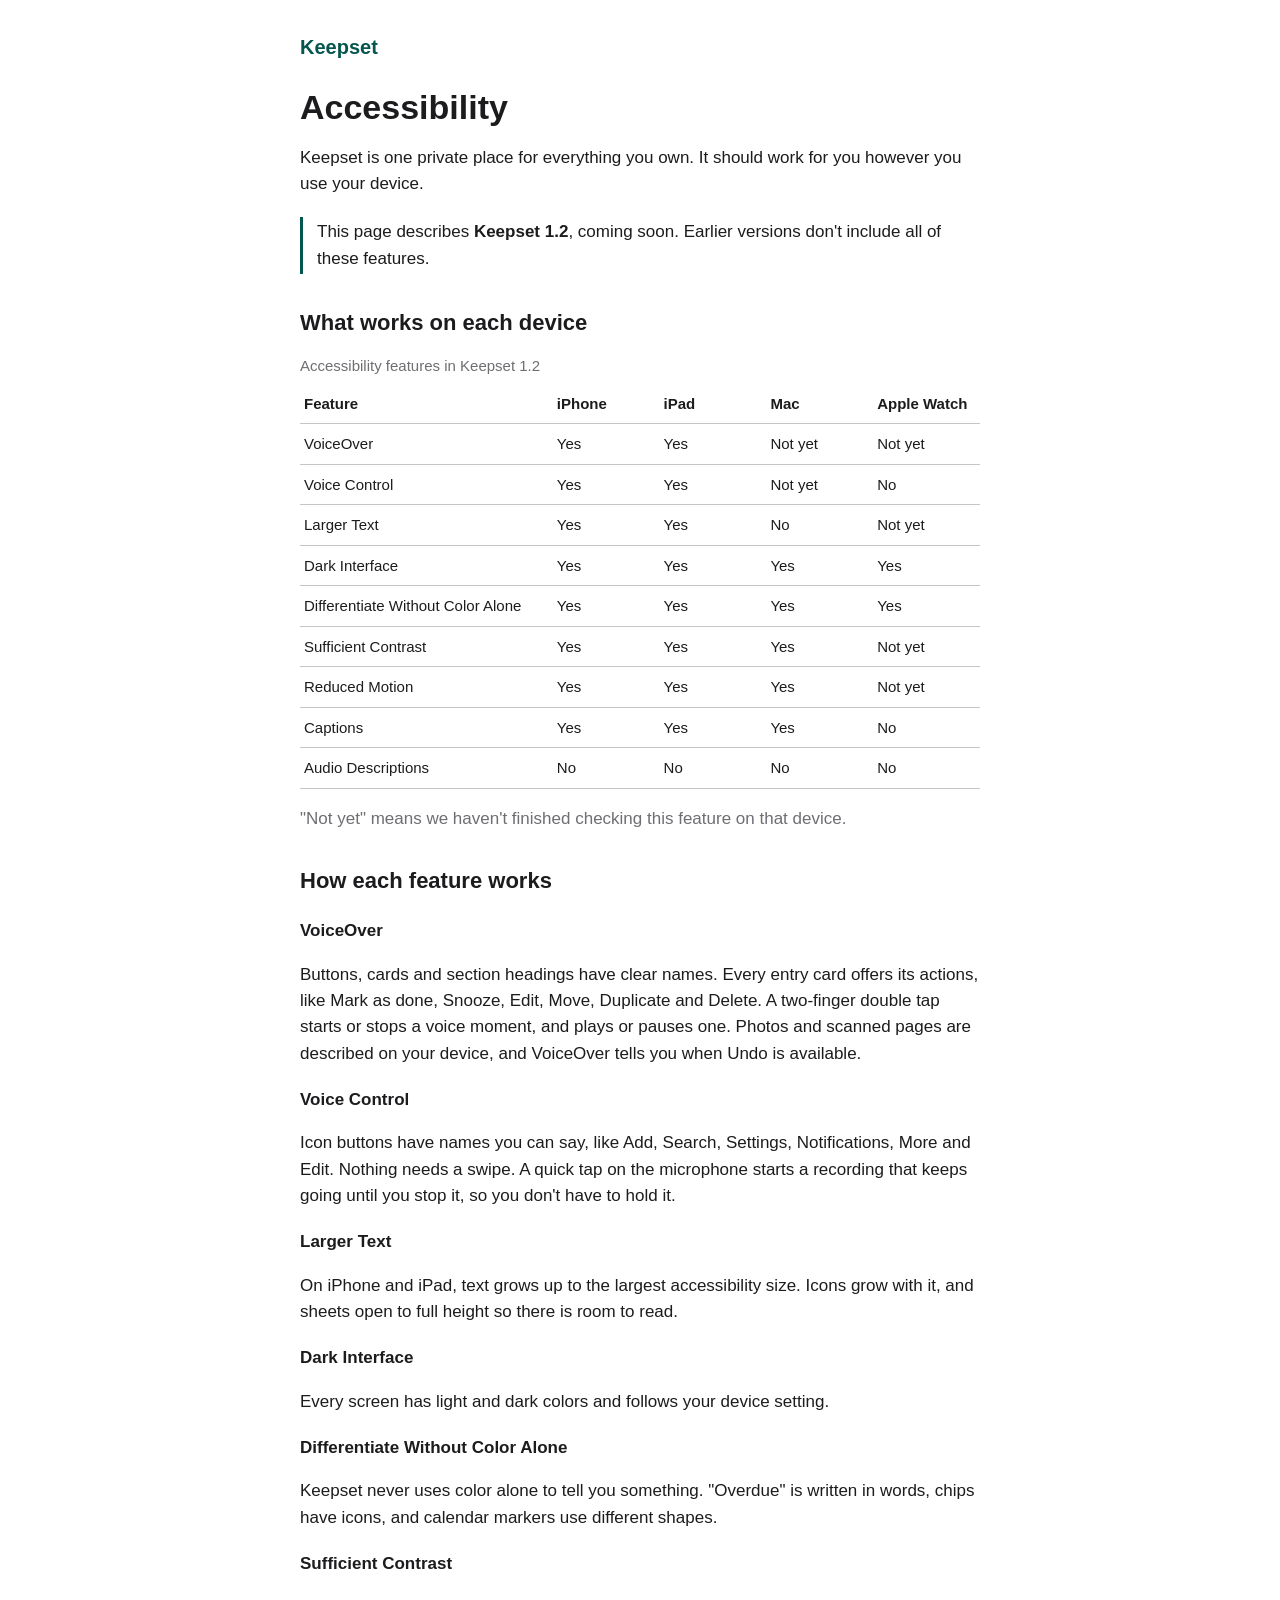
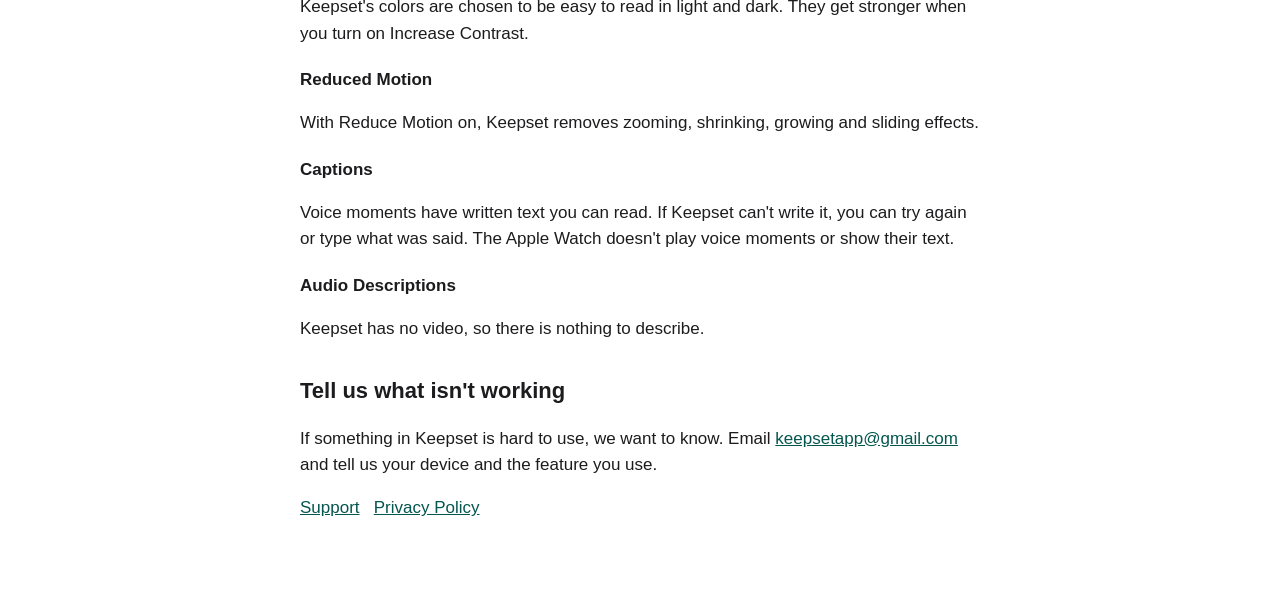
<file: accessibility.html>
<!doctype html>
<html lang="en">
<head>
<meta charset="utf-8">
<meta name="viewport" content="width=device-width, initial-scale=1">
<title>Keepset Accessibility</title>
<meta name="description" content="How Keepset works with VoiceOver, Voice Control, Larger Text, contrast, Reduce Motion and captions on iPhone, iPad, Mac and Apple Watch.">
<link rel="stylesheet" href="style.css">
<style>
  table { width: 100%; border-collapse: collapse; margin: 16px 0 8px; font-size: 15px; line-height: 1.3; table-layout: fixed; }
  caption { text-align: left; color: var(--muted); padding-bottom: 8px; }
  th, td { padding: 10px 4px; border-bottom: 1px solid color-mix(in srgb, var(--muted) 40%, transparent); text-align: left; vertical-align: top; overflow-wrap: anywhere; }
  thead th { font-weight: 600; }
  tbody th { font-weight: 500; width: 36%; }
  thead th:first-child { width: 36%; }
  .note { border-left: 3px solid var(--brand); padding: 2px 0 2px 14px; margin: 20px 0; }
  a:focus-visible { outline: 3px solid var(--brand); outline-offset: 2px; border-radius: 2px; }
  @media (max-width: 420px) { table { font-size: 13px; } th, td { padding: 9px 3px; } }
</style>
</head>
<body>
<main>
  <p class="brand"><a href="index.html">Keepset</a></p>
  <h1>Accessibility</h1>
  <p>Keepset is one private place for everything you own. It should work for you however you use your device.</p>

  <p class="note">This page describes <strong>Keepset 1.2</strong>, coming soon. Earlier versions don't include all of these features.</p>

  <h2>What works on each device</h2>
  <table>
    <caption>Accessibility features in Keepset 1.2</caption>
    <thead>
      <tr><th scope="col">Feature</th><th scope="col">iPhone</th><th scope="col">iPad</th><th scope="col">Mac</th><th scope="col">Apple Watch</th></tr>
    </thead>
    <tbody>
      <tr><th scope="row">VoiceOver</th><td>Yes</td><td>Yes</td><td>Not yet</td><td>Not yet</td></tr>
      <tr><th scope="row">Voice Control</th><td>Yes</td><td>Yes</td><td>Not yet</td><td>No</td></tr>
      <tr><th scope="row">Larger Text</th><td>Yes</td><td>Yes</td><td>No</td><td>Not yet</td></tr>
      <tr><th scope="row">Dark Interface</th><td>Yes</td><td>Yes</td><td>Yes</td><td>Yes</td></tr>
      <tr><th scope="row">Differentiate Without Color Alone</th><td>Yes</td><td>Yes</td><td>Yes</td><td>Yes</td></tr>
      <tr><th scope="row">Sufficient Contrast</th><td>Yes</td><td>Yes</td><td>Yes</td><td>Not yet</td></tr>
      <tr><th scope="row">Reduced Motion</th><td>Yes</td><td>Yes</td><td>Yes</td><td>Not yet</td></tr>
      <tr><th scope="row">Captions</th><td>Yes</td><td>Yes</td><td>Yes</td><td>No</td></tr>
      <tr><th scope="row">Audio Descriptions</th><td>No</td><td>No</td><td>No</td><td>No</td></tr>
    </tbody>
  </table>
  <p class="muted">"Not yet" means we haven't finished checking this feature on that device.</p>

  <h2>How each feature works</h2>
  <h3>VoiceOver</h3>
  <p>Buttons, cards and section headings have clear names. Every entry card offers its actions, like Mark as done, Snooze, Edit, Move, Duplicate and Delete. A two-finger double tap starts or stops a voice moment, and plays or pauses one. Photos and scanned pages are described on your device, and VoiceOver tells you when Undo is available.</p>
  <h3>Voice Control</h3>
  <p>Icon buttons have names you can say, like Add, Search, Settings, Notifications, More and Edit. Nothing needs a swipe. A quick tap on the microphone starts a recording that keeps going until you stop it, so you don't have to hold it.</p>
  <h3>Larger Text</h3>
  <p>On iPhone and iPad, text grows up to the largest accessibility size. Icons grow with it, and sheets open to full height so there is room to read.</p>
  <h3>Dark Interface</h3>
  <p>Every screen has light and dark colors and follows your device setting.</p>
  <h3>Differentiate Without Color Alone</h3>
  <p>Keepset never uses color alone to tell you something. "Overdue" is written in words, chips have icons, and calendar markers use different shapes.</p>
  <h3>Sufficient Contrast</h3>
  <p>Keepset's colors are chosen to be easy to read in light and dark. They get stronger when you turn on Increase Contrast.</p>
  <h3>Reduced Motion</h3>
  <p>With Reduce Motion on, Keepset removes zooming, shrinking, growing and sliding effects.</p>
  <h3>Captions</h3>
  <p>Voice moments have written text you can read. If Keepset can't write it, you can try again or type what was said. The Apple Watch doesn't play voice moments or show their text.</p>
  <h3>Audio Descriptions</h3>
  <p>Keepset has no video, so there is nothing to describe.</p>

  <h2>Tell us what isn't working</h2>
  <p>If something in Keepset is hard to use, we want to know. Email <a href="mailto:keepsetapp@gmail.com?subject=Keepset%20accessibility">keepsetapp@gmail.com</a> and tell us your device and the feature you use.</p>

  <p><a href="support.html">Support</a> &nbsp; <a href="privacy.html">Privacy Policy</a></p>
</main>
</body>
</html>
</file>
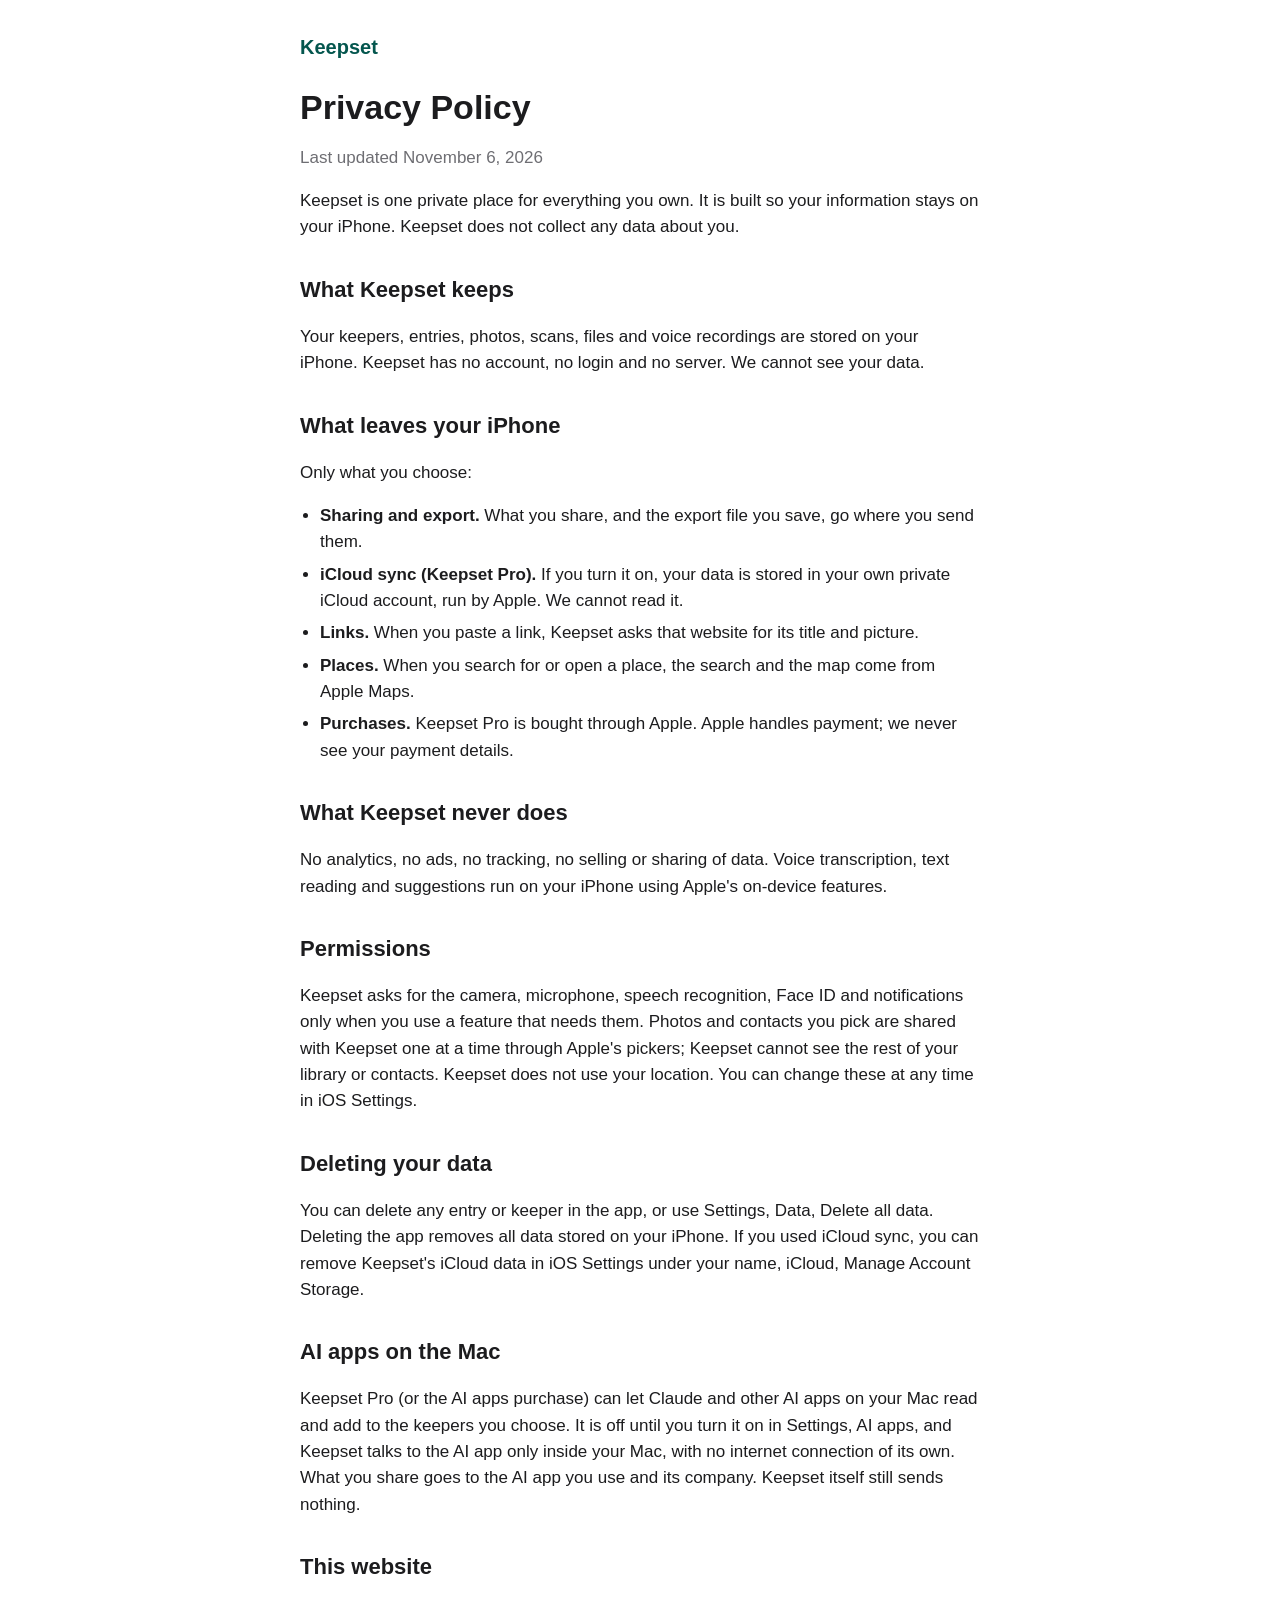
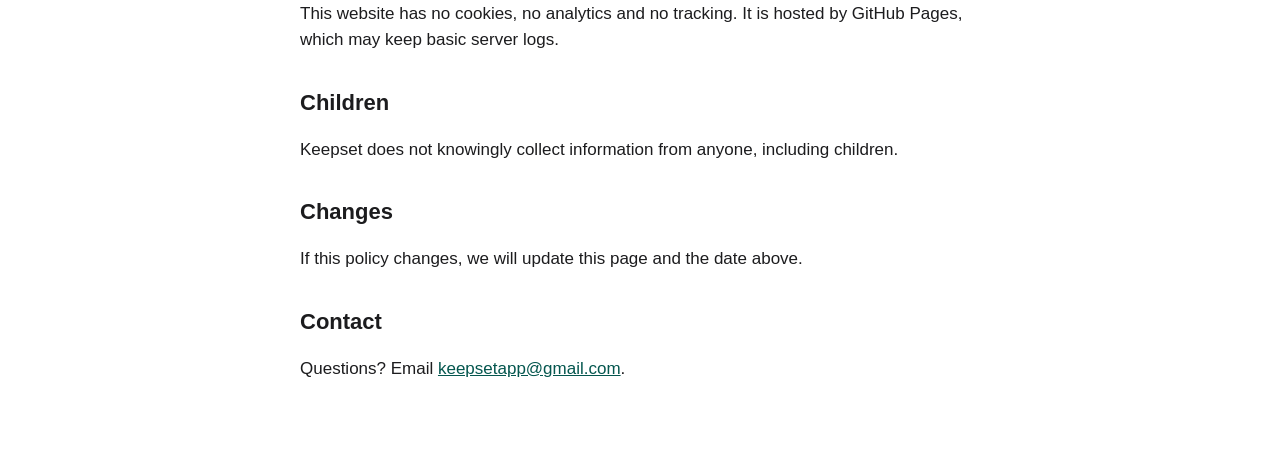
<file: privacy.html>
<!doctype html>
<html lang="en">
<head>
<meta charset="utf-8">
<meta name="viewport" content="width=device-width, initial-scale=1">
<title>Keepset Privacy Policy</title>
<link rel="stylesheet" href="style.css">
</head>
<body>
<main>
  <p class="brand"><a href="index.html">Keepset</a></p>
  <h1>Privacy Policy</h1>
  <p class="muted">Last updated November 6, 2026</p>

  <p>Keepset is one private place for everything you own. It is built so your information stays on your iPhone. Keepset does not collect any data about you.</p>

  <h2>What Keepset keeps</h2>
  <p>Your keepers, entries, photos, scans, files and voice recordings are stored on your iPhone. Keepset has no account, no login and no server. We cannot see your data.</p>

  <h2>What leaves your iPhone</h2>
  <p>Only what you choose:</p>
  <ul>
    <li><strong>Sharing and export.</strong> What you share, and the export file you save, go where you send them.</li>
    <li><strong>iCloud sync (Keepset Pro).</strong> If you turn it on, your data is stored in your own private iCloud account, run by Apple. We cannot read it.</li>
    <li><strong>Links.</strong> When you paste a link, Keepset asks that website for its title and picture.</li>
    <li><strong>Places.</strong> When you search for or open a place, the search and the map come from Apple Maps.</li>
    <li><strong>Purchases.</strong> Keepset Pro is bought through Apple. Apple handles payment; we never see your payment details.</li>
  </ul>

  <h2>What Keepset never does</h2>
  <p>No analytics, no ads, no tracking, no selling or sharing of data. Voice transcription, text reading and suggestions run on your iPhone using Apple's on-device features.</p>

  <h2>Permissions</h2>
  <p>Keepset asks for the camera, microphone, speech recognition, Face ID and notifications only when you use a feature that needs them. Photos and contacts you pick are shared with Keepset one at a time through Apple's pickers; Keepset cannot see the rest of your library or contacts. Keepset does not use your location. You can change these at any time in iOS Settings.</p>

  <h2>Deleting your data</h2>
  <p>You can delete any entry or keeper in the app, or use Settings, Data, Delete all data. Deleting the app removes all data stored on your iPhone. If you used iCloud sync, you can remove Keepset's iCloud data in iOS Settings under your name, iCloud, Manage Account Storage.</p>

  <h2 id="ai-apps">AI apps on the Mac</h2>
  <p>Keepset Pro (or the AI apps purchase) can let Claude and other AI apps on your Mac read and add to the keepers you choose. It is off until you turn it on in Settings, AI apps, and Keepset talks to the AI app only inside your Mac, with no internet connection of its own. What you share goes to the AI app you use and its company. Keepset itself still sends nothing.</p>

  <h2 id="website">This website</h2>
  <p>This website has no cookies, no analytics and no tracking. It is hosted by GitHub Pages, which may keep basic server logs.</p>

  <h2>Children</h2>
  <p>Keepset does not knowingly collect information from anyone, including children.</p>

  <h2>Changes</h2>
  <p>If this policy changes, we will update this page and the date above.</p>

  <h2>Contact</h2>
  <p>Questions? Email <a href="mailto:keepsetapp@gmail.com">keepsetapp@gmail.com</a>.</p>
</main>
</body>
</html>
</file>
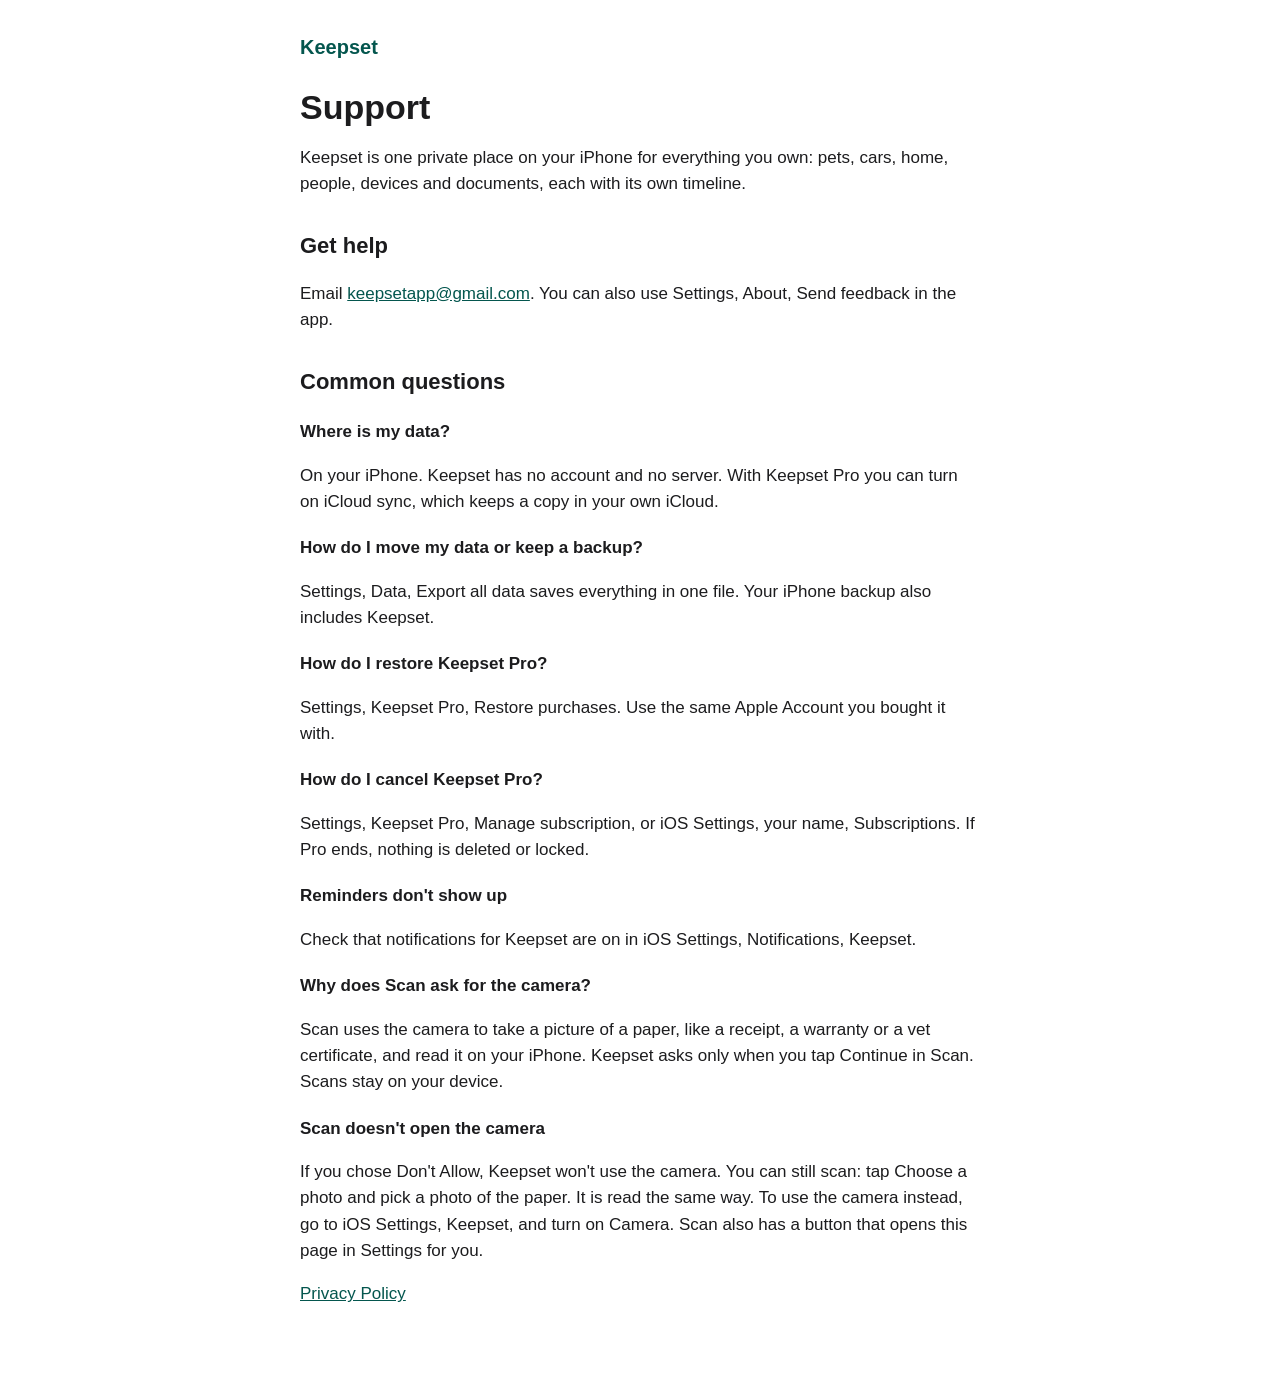
<file: support.html>
<!doctype html>
<html lang="en">
<head>
<meta charset="utf-8">
<meta name="viewport" content="width=device-width, initial-scale=1">
<title>Keepset Support</title>
<link rel="stylesheet" href="style.css">
</head>
<body>
<main>
  <p class="brand"><a href="index.html">Keepset</a></p>
  <h1>Support</h1>
  <p>Keepset is one private place on your iPhone for everything you own: pets, cars, home, people, devices and documents, each with its own timeline.</p>

  <h2>Get help</h2>
  <p>Email <a href="mailto:keepsetapp@gmail.com?subject=Keepset%20support">keepsetapp@gmail.com</a>. You can also use Settings, About, Send feedback in the app.</p>

  <h2>Common questions</h2>
  <h3>Where is my data?</h3>
  <p>On your iPhone. Keepset has no account and no server. With Keepset Pro you can turn on iCloud sync, which keeps a copy in your own iCloud.</p>
  <h3>How do I move my data or keep a backup?</h3>
  <p>Settings, Data, Export all data saves everything in one file. Your iPhone backup also includes Keepset.</p>
  <h3>How do I restore Keepset Pro?</h3>
  <p>Settings, Keepset Pro, Restore purchases. Use the same Apple Account you bought it with.</p>
  <h3>How do I cancel Keepset Pro?</h3>
  <p>Settings, Keepset Pro, Manage subscription, or iOS Settings, your name, Subscriptions. If Pro ends, nothing is deleted or locked.</p>
  <h3>Reminders don't show up</h3>
  <p>Check that notifications for Keepset are on in iOS Settings, Notifications, Keepset.</p>
  <h3>Why does Scan ask for the camera?</h3>
  <p>Scan uses the camera to take a picture of a paper, like a receipt, a warranty or a vet certificate, and read it on your iPhone. Keepset asks only when you tap Continue in Scan. Scans stay on your device.</p>
  <h3>Scan doesn't open the camera</h3>
  <p>If you chose Don't Allow, Keepset won't use the camera. You can still scan: tap Choose a photo and pick a photo of the paper. It is read the same way. To use the camera instead, go to iOS Settings, Keepset, and turn on Camera. Scan also has a button that opens this page in Settings for you.</p>

  <p><a href="privacy.html">Privacy Policy</a></p>
</main>
</body>
</html>
</file>
<file: landing.css>
/* Keepset landing page. Mobile first. Breakpoints are in em so they also follow text size:
   tablet 48em (768 px), desktop 68.75em (1100 px). */

:root {
  --brand: #0f766e; --brand-deep: #04564e; --on-brand: #ffffff; --ink: #0b6159;
  --text: #1c1c1e; --muted: #56565b; --bg: #fbfbfd; --surface: #ffffff; --surface-2: #f2f2f7;
  --line: rgba(60, 60, 67, 0.16);
  --glass: rgba(255, 255, 255, 0.8); --glass-edge: rgba(255, 255, 255, 0.9);
  --shadow: 0 12px 32px rgba(0, 0, 0, 0.08), 0 2px 6px rgba(0, 0, 0, 0.04);
  --pet: #248a3d; --car: #0062cc; --home: #c45100; --person: #d30f45; --device: #5856d6; --document: #6c6c70; --custom: #00827c;

  --margin: 20px; --gutter: 16px; --cols: 4; --section: 64px;
  --phone: min(240px, 70vw);
  --nav-h: 60px;
  /* Fluid type: 40 to 56 (hero) and 28 to 36 (section) between 390 and 834 px, body 17 */
  --hero: clamp(2.5rem, 1.62rem + 3.6vw, 3.5rem);
  --h2: clamp(1.75rem, 1.31rem + 1.8vw, 2.25rem);
  --body: 1.0625rem;
  color-scheme: light dark;
}
@media (prefers-color-scheme: dark) {
  :root {
    --brand: #2dd4bf; --brand-deep: #14b8a6; --on-brand: #00201c; --ink: #2dd4bf;
    --text: #f2f2f7; --muted: #a8a8ae; --bg: #000000; --surface: #1c1c1e; --surface-2: #111113;
    --line: rgba(235, 235, 245, 0.14);
    --glass: rgba(28, 28, 30, 0.78); --glass-edge: rgba(255, 255, 255, 0.12);
    --shadow: 0 12px 32px rgba(0, 0, 0, 0.5);
    --pet: #30d158; --car: #409cff; --home: #ff9f0a; --person: #ff375f; --device: #7d7aff; --document: #98989d; --custom: #63e6e2;
  }
}
@media (min-width: 48em) {
  /* 56 to 72 (hero) and 36 to 48 (section) between 834 and 1440 px, body 18 */
  :root {
    --margin: 40px; --gutter: 24px; --cols: 8; --section: 96px; --phone: 280px; --nav-h: 64px;
    --hero: clamp(3.5rem, 2.125rem + 2.64vw, 4.5rem);
    --h2: clamp(2.25rem, 1.22rem + 1.98vw, 3rem);
    --body: 1.125rem;
  }
}
@media (min-width: 68.75em) {
  :root { --gutter: 32px; --cols: 12; --section: 120px; --phone: 320px; }
}

/* Base */
*, *::before, *::after { box-sizing: border-box; }
html { -webkit-text-size-adjust: 100%; scroll-padding-top: calc(var(--nav-h) + 24px); }
@media (prefers-reduced-motion: no-preference) { html { scroll-behavior: smooth; } }
body {
  margin: 0; background: var(--bg); color: var(--text);
  font: 400 var(--body)/1.55 -apple-system, BlinkMacSystemFont, "SF Pro Text", "Helvetica Neue", Arial, sans-serif;
  -webkit-font-smoothing: antialiased;
}
main { overflow-x: clip; }
img, svg { display: block; max-width: 100%; }
h1, h2, h3 { margin: 0; letter-spacing: -0.02em; text-wrap: balance; overflow-wrap: break-word; hyphens: auto; }
p { margin: 0; max-width: 65ch; text-wrap: pretty; overflow-wrap: break-word; }
/* Grid children may shrink below their longest word, so large text wraps instead of spilling */
.hero-grid > *, .hero-text > *, .features > *, .feature > *, .problem-cards > *, .steps > *, .privacy-rows > *, .join-card > * { min-width: 0; max-width: 100%; }
ul, ol { margin: 0; padding: 0; list-style: none; }
a { color: var(--ink); text-underline-offset: 0.15em; }
:focus-visible { outline: 3px solid var(--brand); outline-offset: 3px; border-radius: 8px; }
.sr-only { position: absolute; width: 1px; height: 1px; overflow: hidden; clip-path: inset(50%); white-space: nowrap; }
.skip { position: fixed; left: 16px; top: -100px; z-index: 100; padding: 12px 16px; background: var(--brand); color: var(--on-brand); border-radius: 12px; }
.skip:focus { top: 16px; }

.container { width: min(1200px, 100% - 2 * var(--margin)); margin-inline: auto; }
section { padding-block: calc(var(--section) / 2); }
.section-title { font-size: var(--h2); line-height: 1.1; font-weight: 700; }
.center { text-align: center; margin-inline: auto; }
.lead { font-size: 1.12em; color: var(--muted); }
.small { font-size: 0.875rem; }
.muted { color: var(--muted); }
.eyebrow { font-size: 0.875rem; font-weight: 600; color: var(--ink); text-transform: uppercase; letter-spacing: 0.06em; }
.glass {
  background: var(--glass); border: 0.5px solid var(--glass-edge); box-shadow: var(--shadow);
  -webkit-backdrop-filter: blur(24px) saturate(1.8); backdrop-filter: blur(24px) saturate(1.8);
}

/* Buttons */
.btn {
  display: inline-flex; align-items: center; justify-content: center; gap: 8px;
  min-height: 44px; padding: 0 18px; border-radius: 999px; border: 0;
  font: inherit; font-size: 1rem; font-weight: 600; line-height: 1.2; text-align: center; text-decoration: none; cursor: pointer;
  padding-block: 8px; max-width: 100%;
  transition: transform 0.15s, background-color 0.15s;
}
.btn:active { transform: scale(0.97); }
.btn-primary { background: var(--brand); color: var(--on-brand); }
.btn-primary:hover { background: var(--brand-deep); }
.btn-secondary { background: color-mix(in srgb, var(--brand) 12%, transparent); color: var(--ink); }
.btn-lg { min-height: 52px; padding: 0 26px; font-size: 1.0625rem; }
.btn-block { width: 100%; }

/* Nav */
.nav { position: fixed; inset: 0 0 auto; z-index: 50; padding: 10px var(--margin) 0; pointer-events: none; transition: padding 0.25s; }
.nav-bar {
  pointer-events: auto; display: flex; align-items: center; gap: 12px;
  width: min(1200px, 100%); margin-inline: auto; min-height: var(--nav-h);
  padding: 8px 8px 8px 20px; border-radius: 999px; transition: min-height 0.25s, padding 0.25s;
}
.wordmark { display: flex; align-items: center; min-height: 44px; margin-right: auto; border-radius: 8px; }
.wordmark img { height: 34px; width: auto; max-width: none; transition: height 0.25s; }
.wordmark { flex: none; }
.nav-links { display: none; gap: 4px; }
.nav-links a { display: inline-flex; align-items: center; min-height: 44px; padding: 0 14px; border-radius: 999px; color: var(--text); text-decoration: none; font-size: 0.9375rem; font-weight: 500; }
.nav-links a:hover { background: color-mix(in srgb, var(--text) 7%, transparent); }
.nav-cta { display: none; white-space: nowrap; }
@media (min-width: 22.5em) { .nav-cta { display: inline-flex; } }
.menu-btn, .menu-close {
  display: grid; place-items: center; width: 44px; height: 44px; border-radius: 50%; border: 0;
  background: color-mix(in srgb, var(--text) 7%, transparent); color: var(--text); cursor: pointer;
}
.nav.is-compact { padding-top: 6px; }
.nav.is-compact .nav-bar { min-height: calc(var(--nav-h) - 12px); padding-block: 4px; }
.nav.is-compact .wordmark img { height: 28px; }
@media (min-width: 48em) {
  .nav { padding-top: 14px; }
  .nav-links { display: flex; }
  .menu-btn { display: none; }
}

/* Mobile menu: full screen glass sheet */
.menu {
  position: fixed; inset: 0; width: 100%; max-width: none; height: 100%; max-height: none; margin: 0;
  padding: 16px var(--margin) calc(24px + env(safe-area-inset-bottom)); border: 0; border-radius: 0;
  color: var(--text); flex-direction: column; gap: 24px;
}
.menu[open] { display: flex; }
.menu::backdrop { background: rgba(0, 0, 0, 0.2); }
.menu-head { display: flex; align-items: center; justify-content: space-between; min-height: 60px; padding-left: 12px; }
.menu-wordmark { height: 34px; width: auto; }
@media (prefers-color-scheme: dark) { .menu-wordmark { content: url(img/wordmark-dark.png); } }
.menu nav { display: flex; flex-direction: column; }
.menu nav a {
  display: flex; align-items: center; min-height: 64px; padding: 0 12px;
  font-size: 1.75rem; font-weight: 700; color: var(--text); text-decoration: none; border-bottom: 0.5px solid var(--line);
}
.menu .menu-cta { margin-top: auto; min-height: 56px; font-size: 1.125rem; }
@media (prefers-reduced-motion: no-preference) {
  .menu[open] { animation: menu-in 0.25s ease-out; }
  @keyframes menu-in { from { opacity: 0; transform: translateY(-12px); } }
}
@media (min-width: 48em) { .menu[open] { display: none; } }

/* Phone mockup: real screens, never stretched */
.phone {
  position: relative; width: var(--phone); margin: 0; padding: calc(var(--phone) * 0.035);
  border-radius: calc(var(--phone) * 0.17); background: #0b0b0c;
  box-shadow: 0 0 0 1.5px #3a3a3c inset, 0 30px 60px -20px rgba(0, 0, 0, 0.35), 0 12px 24px -12px rgba(0, 0, 0, 0.25);
}
.phone img { width: 100%; height: auto; border-radius: calc(var(--phone) * 0.135); background: var(--surface-2); }

/* Hero */
.hero { position: relative; padding-top: calc(var(--nav-h) + 48px); }
.hero-glow {
  position: absolute; inset: -10% -20% auto; height: 80%; z-index: -1; pointer-events: none;
  background: radial-gradient(50% 50% at 50% 40%, color-mix(in srgb, var(--brand) 22%, transparent), transparent 70%),
              radial-gradient(30% 40% at 80% 30%, rgba(220, 229, 42, 0.18), transparent 70%);
}
.hero-grid { display: grid; gap: 48px; justify-items: center; text-align: center; }
.hero-text { display: grid; gap: 20px; justify-items: center; }
.hero h1 { font-size: var(--hero); line-height: 1.04; font-weight: 800; letter-spacing: -0.035em; max-width: min(14ch, 100%); }
.hero .lead { max-width: 36ch; }
.hero-actions { display: flex; flex-wrap: wrap; gap: 12px; justify-content: center; }
.hero-visual { position: relative; display: grid; place-items: center; width: 100%; max-width: 560px; }
.chips { position: absolute; inset: 0; pointer-events: none; }
.chip {
  position: absolute; display: flex; align-items: center; gap: 8px; max-width: min(13.5em, 60%);
  padding: 8px 14px 8px 8px; border-radius: 999px; font-size: 0.875rem; font-weight: 600; line-height: 1.25; text-align: left;
  background: var(--surface); color: var(--text); box-shadow: var(--shadow); border: 0.5px solid var(--line);
}
.chip svg { width: 28px; height: 28px; flex: none; }
.chip-1 { top: 16%; left: 0; rotate: -3deg; }
.chip-2 { bottom: 14%; right: 0; rotate: 2deg; }
.chip-3 { top: 42%; right: -2%; rotate: 3deg; }
.chip-4 { bottom: 30%; left: -4%; rotate: -2deg; }
.chip-3, .chip-4 { display: none; }  /* mobile: two chips keep it calm */
@media (min-width: 48em) {
  .chip-3, .chip-4 { display: flex; }
  .hero-visual { max-width: 640px; }
}
@media (min-width: 68.75em) {
  .hero { padding-top: calc(var(--nav-h) + 72px); }
  .hero-grid { grid-template-columns: repeat(12, minmax(0, 1fr)); column-gap: var(--gutter); align-items: center; text-align: left; justify-items: start; }
  .hero-text { grid-column: 1 / span 6; justify-items: start; }
  .hero-actions { justify-content: flex-start; }
  .hero-visual { grid-column: 7 / span 6; justify-self: stretch; max-width: none; }
}

/* Problem */
.problem-cards { display: grid; gap: var(--gutter); margin-top: 40px; }
.card {
  display: flex; gap: 14px; align-items: flex-start; padding: 20px; border-radius: 22px;
  background: var(--surface); box-shadow: var(--shadow); border: 0.5px solid var(--line);
  font-size: 1.0625rem; font-weight: 500;
}
.card-icon { display: grid; place-items: center; flex: none; width: 44px; height: 44px; border-radius: 12px; color: var(--tint); background: color-mix(in srgb, var(--tint) 14%, transparent); }
.card-icon svg { width: 24px; height: 24px; }
.card-extra { display: none; }  /* mobile shows 3 cards */
@media (min-width: 48em) {
  .card-extra { display: flex; }
  .problem-cards { grid-template-columns: repeat(2, minmax(0, 1fr)); margin-top: 56px; }
}
@media (min-width: 68.75em) {
  /* Desktop scatters the four cards around the space */
  .problem-cards { grid-template-columns: repeat(12, minmax(0, 1fr)); row-gap: 40px; margin-top: 64px; }
  .card { padding: 24px; }
  .card:nth-child(1) { grid-column: 1 / span 4; rotate: -2.5deg; }
  .card:nth-child(2) { grid-column: 8 / span 4; rotate: 2deg; margin-top: 56px; }
  .card:nth-child(3) { grid-column: 2 / span 4; rotate: 1.5deg; margin-top: -8px; }
  .card:nth-child(4) { grid-column: 9 / span 4; rotate: -2deg; margin-top: 24px; }
}

/* Reveal: cards slide in from the left or right only */
@media (prefers-reduced-motion: no-preference) {
  .js .reveal { opacity: 0; transition: opacity 0.6s ease-out, transform 0.6s cubic-bezier(0.2, 0.8, 0.2, 1); }
  .js .reveal.from-left { transform: translateX(-48px); }
  .js .reveal.from-right { transform: translateX(48px); }
  .js .reveal.is-in { opacity: 1; transform: none; }
}

/* Features: stacked list by default (mobile, tablet portrait) */
.features { margin-top: 48px; }
.feature-stage { display: none; }
.feature-list { display: grid; gap: calc(var(--section) * 0.75); }
.feature { display: grid; gap: 28px; justify-items: center; text-align: center; }
.feature-text { display: grid; gap: 10px; justify-items: center; }
.feature h3 { font-size: clamp(1.5rem, 1.2rem + 1vw, 2.125rem); line-height: 1.15; }
.feature-text p:last-child { color: var(--muted); max-width: 40ch; }

/* Desktop and tablet landscape: phone pins while the text changes beside it */
@media (min-width: 64em) and (min-height: 37.5em) {
  .js .features { display: grid; grid-template-columns: repeat(12, minmax(0, 1fr)); column-gap: var(--gutter); margin-top: 24px; }
  .js .feature-stage {
    display: block; grid-column: 1 / span 6; position: sticky; top: calc(var(--nav-h) + 24px);
    height: calc(100vh - var(--nav-h) - 48px); align-self: start;
    display: grid; place-items: center;
  }
  .js .phone-pin { --phone: min(320px, calc((100vh - var(--nav-h) - 80px) * 0.43)); }
  .js .phone-pin picture { display: block; }
  .js .phone-pin picture + picture { position: absolute; inset: calc(var(--phone) * 0.035); }
  .js .phone-pin picture { opacity: 0; transition: opacity 0.45s ease; }
  .js .phone-pin picture.is-active { opacity: 1; }
  .js .feature-list { grid-column: 7 / span 6; gap: 0; }
  .js .feature { min-height: 80vh; align-content: center; justify-items: start; text-align: left; }
  .js .feature-text { justify-items: start; }
  .js .feature .phone { display: none; }
  .js .feature-text { opacity: 0.35; transition: opacity 0.4s; }
  .js .feature.is-active .feature-text { opacity: 1; }
}
@media (min-width: 64em) and (min-height: 37.5em) and (prefers-reduced-motion: reduce) {
  .js .phone-pin picture { transition: none; }
  .js .feature-text { transition: none; }
}

/* Privacy */
.privacy-head { display: grid; gap: 16px; justify-items: center; text-align: center; }
.lock { width: 56px; height: 56px; }
.privacy-rows { display: grid; gap: 12px; margin-top: 40px; }
.privacy-rows li { padding: 20px; border-radius: 20px; background: var(--surface-2); }
.privacy-rows h3 { font-size: 1.125rem; margin-bottom: 4px; }
.privacy-rows p { color: var(--muted); }
@media (min-width: 48em) { .lock { width: 72px; height: 72px; } .privacy-rows li { padding: 24px; } }
@media (min-width: 68.75em) {
  .lock { width: 96px; height: 96px; }
  .privacy-rows { grid-template-columns: repeat(4, minmax(0, 1fr)); gap: var(--gutter); margin-top: 56px; }
}

/* How it works */
.steps { display: grid; gap: 32px; margin-top: 40px; counter-reset: step; }
.steps li { display: grid; gap: 10px; justify-items: center; text-align: center; }
.step-icon { display: grid; place-items: center; width: 56px; height: 56px; border-radius: 18px; background: var(--brand); color: var(--on-brand); }
.step-icon svg { width: 26px; height: 26px; }
.steps h3 { font-size: 1.25rem; }
.step-num { color: var(--ink); }
.steps p { color: var(--muted); max-width: 30ch; }
@media (min-width: 48em) {
  .steps { grid-template-columns: repeat(3, minmax(0, 1fr)); gap: var(--gutter); margin-top: 56px; }
  .step-icon { width: 48px; height: 48px; border-radius: 15px; }
  .step-icon svg { width: 22px; height: 22px; }
}
@media (min-width: 68.75em) {
  .step-icon { width: 72px; height: 72px; border-radius: 22px; }
  .step-icon svg { width: 32px; height: 32px; }
}

/* Keeper types band: the only sideways scroll, inside its own area */
.band {
  margin-top: 32px; overflow-x: auto; overscroll-behavior-x: contain; scrollbar-width: none;
  -webkit-overflow-scrolling: touch; touch-action: pan-x pan-y; padding-block: 12px;
  mask-image: linear-gradient(90deg, transparent, #000 var(--margin), #000 calc(100% - var(--margin)), transparent);
}
.band::-webkit-scrollbar { display: none; }
.band:focus-visible { outline-offset: -3px; }
.band-track { display: flex; gap: 12px; width: max-content; padding-inline: var(--margin); }
.type {
  display: flex; align-items: center; gap: 12px; min-height: 64px; padding: 10px 22px 10px 10px;
  border-radius: 999px; background: var(--surface); border: 0.5px solid var(--line); box-shadow: var(--shadow);
  font-size: 1.125rem; font-weight: 600; white-space: nowrap;
}
.type > span { display: grid; place-items: center; width: 44px; height: 44px; border-radius: 50%; color: var(--tint); background: color-mix(in srgb, var(--tint) 14%, transparent); }
.type svg { width: 24px; height: 24px; }
@media (min-width: 48em) { .band { margin-top: 48px; } .band-track { gap: 16px; } }

/* iPad and Mac, coming soon */
.devices-head { display: grid; gap: 14px; justify-items: center; text-align: center; }
.devices-head .lead { max-width: 40ch; }
.badge {
  display: inline-flex; align-items: center; min-height: 32px; padding: 4px 14px; border-radius: 999px;
  font-size: 0.875rem; font-weight: 700; color: var(--ink); background: color-mix(in srgb, var(--brand) 12%, transparent);
}
.device { display: grid; gap: 28px; margin-top: 56px; }
.device > * { min-width: 0; }
.device figure { margin: 0; justify-self: center; width: 100%; }
.ipad {
  max-width: 720px; padding: 2.2%; border-radius: clamp(18px, 3.4vw, 36px); background: #0b0b0c;
  box-shadow: 0 0 0 1.5px #3a3a3c inset, 0 30px 60px -24px rgba(0, 0, 0, 0.35);
}
.ipad img { width: 100%; height: auto; border-radius: clamp(10px, 2vw, 22px); }
/* MacBook frame: black screen bezel and a silver base, the screenshot is never stretched */
.device .mac { position: relative; width: 88%; max-width: 720px; padding-bottom: clamp(10px, 2.2vw, 18px); }
.mac-screen {
  padding: 2.6% 2.6% 3.4%; border-radius: clamp(12px, 2.2vw, 24px) clamp(12px, 2.2vw, 24px) 0 0; background: #0b0b0c;
  box-shadow: 0 0 0 1.5px #3a3a3c inset, 0 30px 60px -24px rgba(0, 0, 0, 0.35);
}
.mac-screen img { width: 100%; height: auto; border-radius: 2px; }
.mac::after {
  content: ""; position: absolute; left: -6.5%; right: -6.5%; bottom: 0; height: clamp(10px, 2.2vw, 18px);
  border-radius: 2px 2px 50% 50% / 2px 2px 100% 100%;
  background: linear-gradient(#e4e5e7, #b4b6ba); box-shadow: 0 10px 20px -8px rgba(0, 0, 0, 0.35);
}
.mac::before {
  content: ""; position: absolute; z-index: 1; left: 50%; bottom: calc(clamp(10px, 2.2vw, 18px) * 0.45); width: 16%;
  height: calc(clamp(10px, 2.2vw, 18px) * 0.55); translate: -50% 0; border-radius: 0 0 10px 10px; background: #9a9ca0;
}
.device-text { display: grid; gap: 10px; align-content: center; }
.device-text h3 { font-size: clamp(1.5rem, 1.2rem + 1vw, 2.125rem); line-height: 1.15; }
.ticks { display: grid; gap: 10px; margin-top: 6px; }
.ticks li { position: relative; padding-left: 30px; color: var(--muted); max-width: 52ch; }
.ticks li::before {
  content: ""; position: absolute; left: 0; top: 0.2em; width: 20px; height: 20px; border-radius: 50%;
  background: color-mix(in srgb, var(--brand) 14%, transparent)
    url("data:image/svg+xml,%3Csvg xmlns='http://www.w3.org/2000/svg' viewBox='0 0 20 20'%3E%3Cpath d='M6 10.5l2.6 2.5L14 7.5' fill='none' stroke='%230f766e' stroke-width='2' stroke-linecap='round' stroke-linejoin='round'/%3E%3C/svg%3E") center / 20px no-repeat;
}
kbd {
  display: inline-block; padding: 0 6px; border-radius: 6px; font: inherit; font-size: 0.875em; font-weight: 600;
  color: var(--text); background: var(--surface-2); border: 0.5px solid var(--line); white-space: nowrap;
}
.devices-note { margin: 56px auto 0; text-align: center; font-weight: 600; }
@media (min-width: 68.75em) {
  .device { grid-template-columns: repeat(12, minmax(0, 1fr)); column-gap: var(--gutter); margin-top: 80px; }
  .device figure { grid-column: 1 / span 7; }
  .device-text { grid-column: 9 / span 4; }
  .device-flip figure { grid-column: 6 / span 7; grid-row: 1; }
  .device-flip .device-text { grid-column: 1 / span 4; grid-row: 1; }
}

/* Free and Pro */
.pro-lead { margin-top: 14px; max-width: 44ch; }
.plans { display: grid; gap: var(--gutter); margin-top: 40px; }
.plans > * { min-width: 0; }
.plan { display: grid; align-content: start; gap: 8px; padding: 28px 24px; border-radius: 28px; background: var(--surface); border: 0.5px solid var(--line); box-shadow: var(--shadow); }
.plan h3 { font-size: 1.5rem; }
.plan-logo img { height: 52px; width: auto; }
.plan-sub { color: var(--muted); }
.plan-pro { border: 2px solid var(--brand); background: radial-gradient(120% 80% at 50% 0%, color-mix(in srgb, var(--brand) 10%, var(--surface)), var(--surface)); }
.pro-note { margin-top: 24px; }
@media (min-width: 48em) {
  .plans { grid-template-columns: repeat(2, minmax(0, 1fr)); margin-top: 56px; }
  .plan { padding: 36px 32px; }
}

/* AI apps: highlighted band, dark brand green in both light and dark mode */
.ai {
  margin-block: calc(var(--section) / 2); padding-block: var(--section); color: #ffffff;
  background: radial-gradient(80% 90% at 85% 10%, rgba(45, 212, 191, 0.28), transparent 60%),
              linear-gradient(160deg, #04564e, #022f2a);
}
.ai-grid { display: grid; gap: 40px; }
.ai-grid > * { min-width: 0; }
.ai-text { display: grid; gap: 16px; align-content: start; }
.ai-badge {
  justify-self: start; display: inline-flex; align-items: center; min-height: 32px; padding: 4px 14px; border-radius: 999px;
  font-size: 0.875rem; font-weight: 700; color: #022f2a; background: #5eead4;
}
.ai .section-title { color: #ffffff; max-width: 18ch; }
.ai-lead { font-size: 1.12em; color: rgba(255, 255, 255, 0.9); }
.ai-points { display: grid; gap: 10px; }
.ai-points li { position: relative; padding-left: 30px; color: rgba(255, 255, 255, 0.9); max-width: 52ch; }
.ai-points li::before {
  content: ""; position: absolute; left: 0; top: 0.2em; width: 20px; height: 20px; border-radius: 50%;
  background: rgba(94, 234, 212, 0.2)
    url("data:image/svg+xml,%3Csvg xmlns='http://www.w3.org/2000/svg' viewBox='0 0 20 20'%3E%3Cpath d='M6 10.5l2.6 2.5L14 7.5' fill='none' stroke='%235eead4' stroke-width='2' stroke-linecap='round' stroke-linejoin='round'/%3E%3C/svg%3E") center / 20px no-repeat;
}
.ai-price { color: #ffffff; }
.ai-note { font-size: 0.875rem; color: rgba(255, 255, 255, 0.8); }
.ai a { color: #5eead4; }

.ai-chat {
  margin: 0; display: grid; gap: 12px; align-content: start; padding: 20px; border-radius: 28px;
  background: rgba(0, 0, 0, 0.25);
  box-shadow: 0 30px 60px -24px rgba(0, 0, 0, 0.5);
}
.chat-msg { max-width: 85%; padding: 12px 16px; border-radius: 20px; font-size: 1rem; line-height: 1.45; }
.chat-you { justify-self: end; background: #ffffff; color: #1c1c1e; border-bottom-right-radius: 6px; }
.chat-ai { justify-self: start; background: rgba(255, 255, 255, 0.12); color: #ffffff; border-bottom-left-radius: 6px; }
.chat-card { padding: 16px; border-radius: 18px; background: #ffffff; color: #1c1c1e; }
.chat-card-title { font-weight: 700; }
.chat-card-actions { display: flex; flex-wrap: wrap; gap: 8px; margin-top: 12px; }
.chat-card-actions span {
  display: inline-flex; align-items: center; min-height: 36px; padding: 0 14px; border-radius: 999px;
  font-size: 0.9375rem; font-weight: 600; color: #0b6159; background: #e6f4f2;
}
.chat-card-actions .chat-primary { color: #ffffff; background: #0f766e; }
.chat-caption { font-size: 0.8125rem; color: rgba(255, 255, 255, 0.75); text-align: center; }
@media (min-width: 48em) {
  .ai-chat { padding: 28px; }
}
@media (min-width: 68.75em) {
  .ai-grid { grid-template-columns: repeat(12, minmax(0, 1fr)); column-gap: var(--gutter); align-items: center; }
  .ai-text { grid-column: 1 / span 6; }
  .ai-chat { grid-column: 8 / span 5; }
}

/* Final call to action */
.join-card {
  display: grid; gap: 16px; justify-items: center; text-align: center;
  padding: 40px 20px; border-radius: 32px;
  background: radial-gradient(120% 100% at 50% 0%, color-mix(in srgb, var(--brand) 16%, var(--surface)), var(--surface));
  border: 0.5px solid var(--line);
}
  min-height: 52px; width: 100%; padding: 0 20px; border-radius: 999px; font: inherit; font-size: 1.0625rem;
  color: var(--text); background: var(--bg); border: 1px solid color-mix(in srgb, var(--text) 30%, transparent);
}
@media (min-width: 48em) {
  .join-card { padding: 64px 40px; }
    }

/* Footer */
.footer { padding-block: 40px calc(40px + env(safe-area-inset-bottom)); border-top: 0.5px solid var(--line); }
.footer-row { display: flex; flex-direction: column; align-items: center; gap: 12px; text-align: center; }
.footer-brand { display: inline-flex; align-items: center; gap: 8px; min-height: 44px; font-weight: 700; font-size: 1.125rem; color: var(--text); text-decoration: none; }
.footer-brand img { height: 32px; width: auto; }
.footer-links { display: flex; flex-wrap: wrap; justify-content: center; gap: 4px 8px; }
.footer-links a { display: inline-flex; align-items: center; min-height: 44px; padding: 0 10px; color: var(--text); }
@media (min-width: 68.75em) {
  .footer-row { flex-direction: row; text-align: left; gap: 24px; }
  .footer-row > p:first-of-type { margin-right: auto; }
}

/* Parallax layers get their offset from landing.js through the `translate` property */
[data-depth] { will-change: translate; }
@media (prefers-reduced-motion: reduce) { [data-depth] { translate: none !important; will-change: auto; } }

@media (prefers-color-scheme: dark) {
  .ticks li::before { background-image: url("data:image/svg+xml,%3Csvg xmlns='http://www.w3.org/2000/svg' viewBox='0 0 20 20'%3E%3Cpath d='M6 10.5l2.6 2.5L14 7.5' fill='none' stroke='%232dd4bf' stroke-width='2' stroke-linecap='round' stroke-linejoin='round'/%3E%3C/svg%3E"); }
}
</file>
<file: style.css>
:root { --brand: #04564E; --text: #1c1c1e; --muted: #6e6e73; --bg: #ffffff; }
@media (prefers-color-scheme: dark) {
  :root { --brand: #3fd0bf; --text: #f2f2f7; --muted: #a1a1a6; --bg: #000000; }
}
body { margin: 0; background: var(--bg); color: var(--text);
  font: 17px/1.55 -apple-system, BlinkMacSystemFont, "Helvetica Neue", sans-serif; }
main { max-width: 680px; margin: 0 auto; padding: 32px 16px 64px; }
.brand { font-weight: 700; font-size: 20px; color: var(--brand); margin: 0 0 24px; }
.brand a { text-decoration: none; }
h1 { font-size: 34px; line-height: 1.2; margin: 0 0 8px; }
h2 { font-size: 22px; margin: 32px 0 8px; }
h3 { font-size: 17px; margin: 20px 0 4px; }
.muted { color: var(--muted); }
a { color: var(--brand); }
ul { padding-left: 20px; }
li { margin: 6px 0; }
</file>
